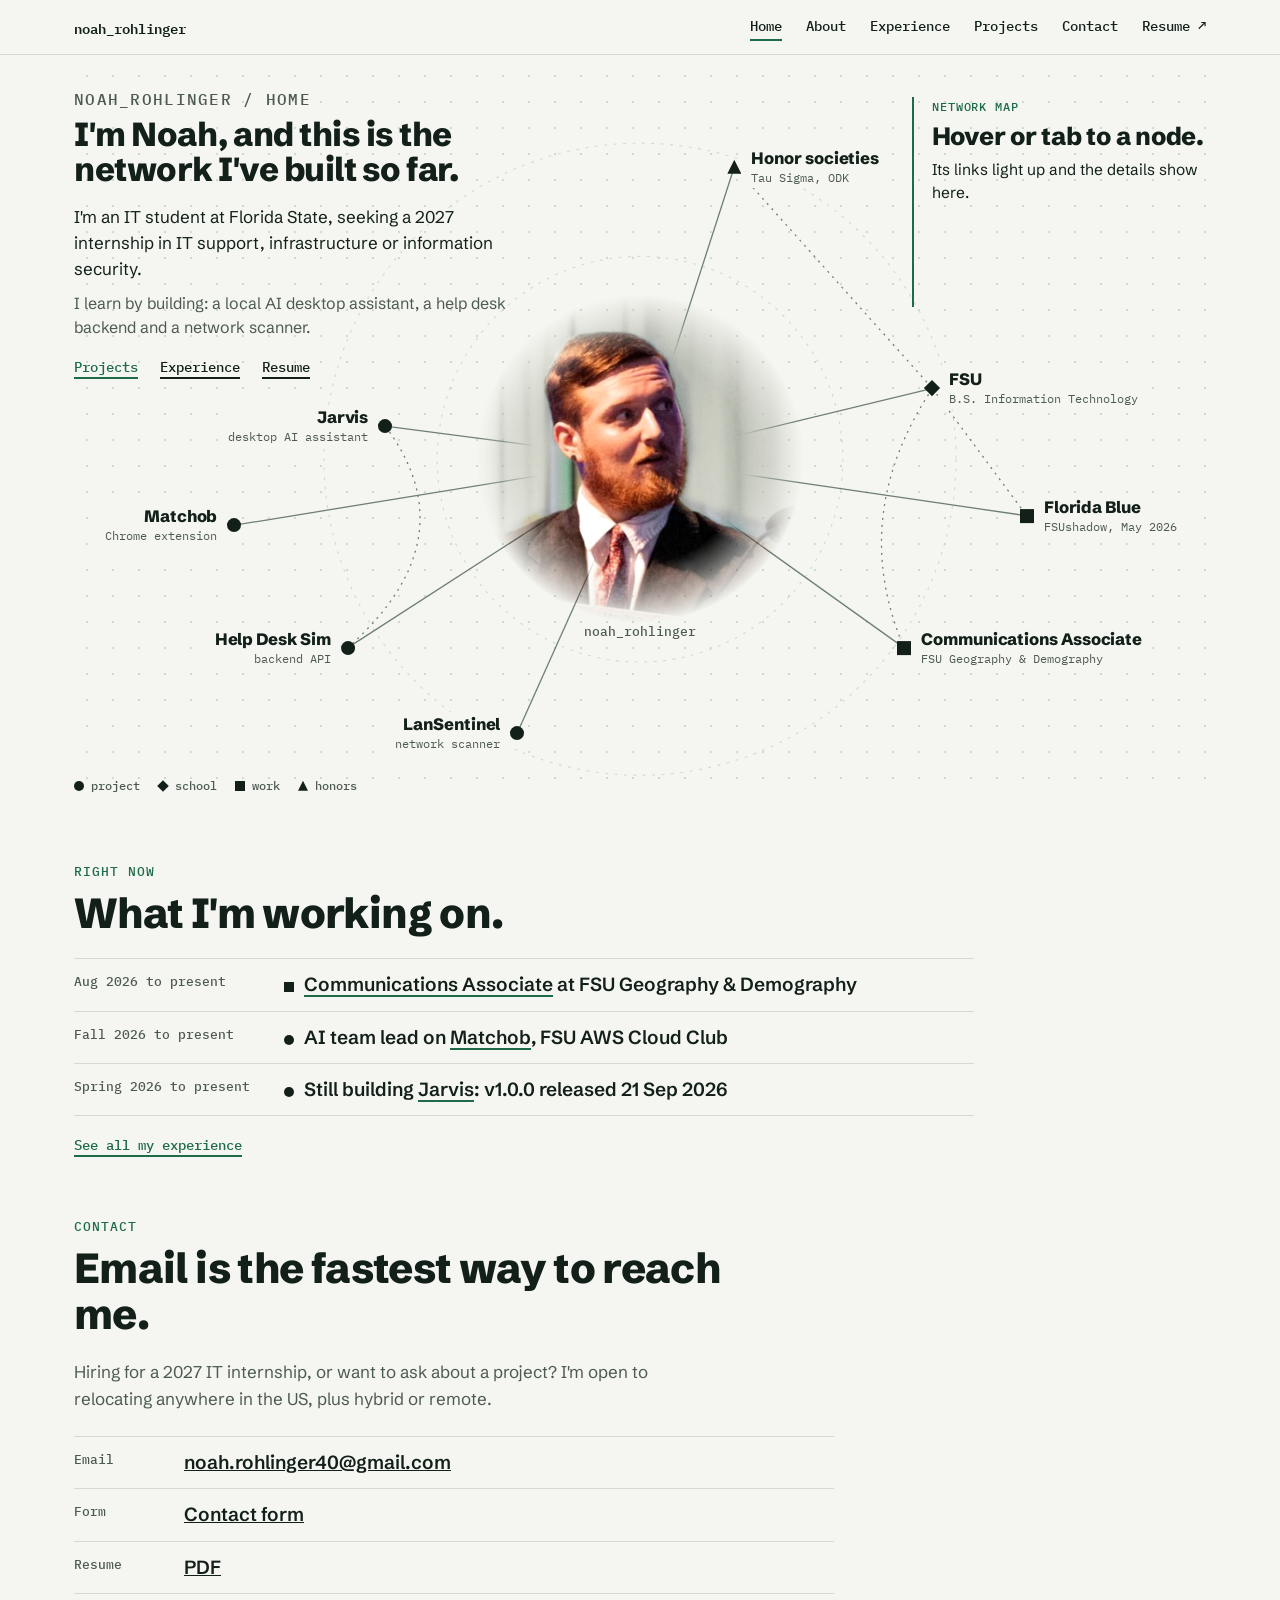
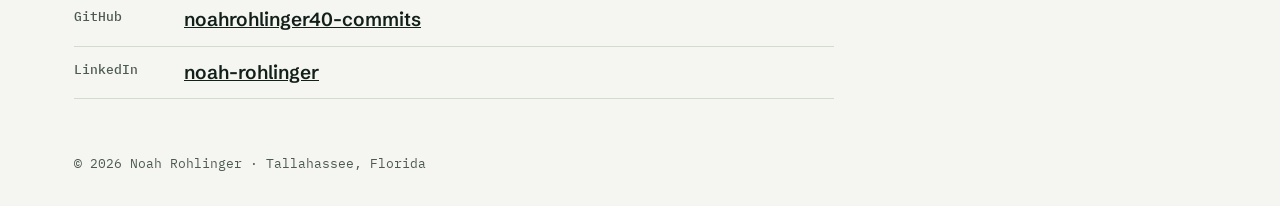
<file: index.html>
<!DOCTYPE html>
<html lang="en">
<head>
<meta charset="UTF-8">
<meta name="viewport" content="width=device-width, initial-scale=1">
<title>Noah Rohlinger | IT Portfolio</title>
<meta name="description" content="Florida State University Information Technology student (4.0 GPA, B.S. expected May 2027) with experience in network troubleshooting, backend API development, and IT service workflows. Seeking a 2027 internship in IT support, infrastructure, or information security.">
<link rel="canonical" href="https://noahrohling.netlify.app/">
<link rel="icon" href="favicon.ico" sizes="any">
<link rel="apple-touch-icon" href="apple-touch-icon.png">
<meta property="og:title" content="Noah Rohlinger | IT Portfolio">
<meta property="og:description" content="Florida State University Information Technology student (4.0 GPA, B.S. expected May 2027) with experience in network troubleshooting, backend API development, and IT service workflows. Seeking a 2027 internship in IT support, infrastructure, or information security.">
<meta property="og:type" content="website">
<meta property="og:url" content="https://noahrohling.netlify.app/">
<meta property="og:image" content="https://noahrohling.netlify.app/social-card.png">
<meta property="og:image:width" content="1200">
<meta property="og:image:height" content="630">
<meta name="twitter:card" content="summary_large_image">
<script>document.documentElement.className='js'</script>
<link rel="preconnect" href="https://fonts.googleapis.com"><link rel="preconnect" href="https://fonts.gstatic.com" crossorigin>
<link rel="stylesheet" href="https://fonts.googleapis.com/css2?family=Schibsted+Grotesk:wght@400;500;700;800&amp;family=IBM+Plex+Mono:wght@400;500;600&amp;display=swap">
<link rel="stylesheet" href="site.css">
<style>
/* ---------- stage: stacked by default (phone, no JS) ---------- */
.stage{background:radial-gradient(circle,var(--line) 1.2px,transparent 1.6px) 0 0/26px 26px;container-type:inline-size;display:flex;flex-direction:column;padding:34px 0 8px}
.intro{order:2;margin-top:22px}
.intro h1{font-size:clamp(30px,8vw,40px);line-height:1.06;margin-bottom:16px}
.intro p{margin:0 0 12px;color:var(--mute);max-width:34em}
.intro p.lead{color:var(--ink);font-size:18px}
.intro .go{margin-top:18px}
.core{order:1;margin:0 auto;--S:min(72cqw,270px);width:var(--S);text-align:center}
.ph{position:relative;width:var(--S);aspect-ratio:1;overflow:hidden;
 -webkit-mask-image:radial-gradient(circle closest-side,#000 64%,transparent 100%);mask-image:radial-gradient(circle closest-side,#000 64%,transparent 100%)}
.ph img{position:absolute;display:block;max-width:none;width:calc(var(--S)*2.05);height:auto;left:calc(var(--S)*-.97);top:calc(var(--S)*-.02);filter:var(--ph-filter)}
.core figcaption{margin-top:-6px;font:500 12.5px var(--mono);color:var(--mute)}
.map,.card,.legend,.node{display:none}
.list{order:3;margin-top:34px}
.list h2{font:500 12.5px var(--mono);letter-spacing:.08em;text-transform:uppercase;color:var(--acc);margin:30px 0 4px}
.list ul{list-style:none;margin:0;padding:0}
.list li{padding:16px 0;border-top:1px solid var(--line)}
.list li:last-child{border-bottom:1px solid var(--line)}
.list a{font-weight:800;font-size:21px;line-height:1.2;text-decoration:none;letter-spacing:-.01em}
.list a::after{content:" \2192";color:var(--acc);font-weight:500}
.list a:hover{color:var(--acc)}
.list .k{display:block;font:400 12.5px var(--mono);color:var(--mute);margin:2px 0 6px}
.list p{margin:0;color:var(--mute);font-size:16px}
.list .tags{margin-top:6px;font:400 12.5px var(--mono)}

/* ---------- desktop map ---------- */
@media (min-width:1100px){
 .js .stage{position:relative;display:block;aspect-ratio:1200/780;padding:0;margin-top:8px}
 .js .intro{position:absolute;left:0;top:26px;width:39%;margin:0;z-index:3}
 .js .intro h1{font-size:clamp(26px,2.6vw,34px)}
 .js .intro p{font-size:16px;margin-bottom:8px}.js .intro p.lead{font-size:17px}
 .js .core{position:absolute;left:50%;top:calc(420/7.8*1%);translate:-50% -50%;--S:min(29cqw,350px);margin:0;z-index:2}
 .js .core figcaption{position:absolute;left:50%;translate:-50% 0;top:100%;margin:0;white-space:nowrap}
 .js .list{display:none}
 .js .node{display:flex}
 .js .map{display:block;position:absolute;inset:0;width:100%;height:100%;z-index:1;overflow:visible}
 .js .legend{display:flex;gap:18px;position:absolute;left:0;bottom:6px;font:500 12px var(--mono);color:var(--mute);z-index:3}
 .js .card{display:block;position:absolute;right:0;top:34px;width:26%;min-height:210px;padding:2px 0 0 18px;border-left:2px solid var(--acc);z-index:3}
}
.legend .mk{margin-right:7px}
.map .ring{fill:none;stroke:var(--line);stroke-width:1.2;stroke-dasharray:3 7}
.map .lk{fill:none;stroke:var(--wire);stroke-width:1.3;vector-effect:non-scaling-stroke;transition:stroke .2s,opacity .2s}
.map .x{stroke-dasharray:2 5}
.has-on .lk{opacity:.3}.has-on .lk.on{opacity:1;stroke:var(--acc);stroke-width:2.4;stroke-dasharray:none}
.pkt{fill:var(--acc);opacity:0}.pkt.on{opacity:1}
.node{position:absolute;left:calc(var(--x)/12*1%);top:calc(var(--y)/7.8*1%);z-index:3;align-items:center;gap:0;
 translate:-7px -50%;text-decoration:none;padding:7px 0;line-height:1.2}
.node.l{flex-direction:row-reverse;translate:calc(-100% + 7px) -50%;text-align:right}
.node .m{width:14px;height:14px;transition:background .2s,scale .2s}
.node .tx{background:var(--bg);padding:3px 10px}
.node .t{display:block;font-weight:800;font-size:16.5px;letter-spacing:-.005em}
.node .k{display:block;font:400 11.5px var(--mono);color:var(--mute);margin-top:1px}
.node:hover .t,.node:focus-visible .t,.node.on .t{text-decoration:underline;text-decoration-color:var(--acc);text-decoration-thickness:2px;text-underline-offset:4px}
.node.on .m,.node.nb .m{background:var(--acc)}
.node.on .m{scale:1.35}
.node:focus-visible{outline:none}.node:focus-visible .m{outline:3px solid var(--acc);outline-offset:3px}
.card .ck{font:500 12px var(--mono);letter-spacing:.08em;text-transform:uppercase;color:var(--acc);margin:0 0 8px}
.card .ct{font-weight:800;font-size:25px;line-height:1.12;margin:0 0 8px;letter-spacing:-.01em}
.card .cd{margin:0 0 12px;color:var(--ink);font-size:15.5px;line-height:1.5}
.card .cl{margin:0;font:400 12px/1.5 var(--mono);color:var(--mute)}
.card .cl b{font-weight:600;color:var(--ink)}

/* ---------- right now + contact ---------- */
.now,.close{padding:64px 0 0}
.now h2,.close h2{font-size:clamp(28px,3.6vw,42px);line-height:1.08;margin-bottom:22px;max-width:16em}
.now .kv{--k:210px;max-width:900px}
.now dd a{text-decoration-color:var(--acc);text-decoration-thickness:2px;text-underline-offset:4px}
.now dd .mk{margin-right:10px}
.now .go{margin-top:20px}
.close p.ask{margin:0 0 24px;max-width:34em;color:var(--mute)}
@media(max-width:700px){.now .kv{--kp:104px}.now .kv dt{font-size:12.5px}}
@media (prefers-reduced-motion:reduce){.pkt{display:none}.map .lk,.node .m{transition:none}}
</style>
</head>
<body>
<a class="skip" href="#main">Skip to main content</a>
<header class="site"><div class="wrap bar"><a class="brand" href="index.html">noah_rohlinger</a>
<button class="menu" type="button" aria-expanded="false" aria-controls="nav">Menu</button>
<nav class="top" id="nav" aria-label="Primary"><a href="index.html" aria-current="page">Home</a><a href="about.html">About</a><a href="experience.html">Experience</a><a href="projects.html">Projects</a><a href="contact.html">Contact</a><a class="res" href="resume.pdf" target="_blank" rel="noopener noreferrer">Resume</a></nav></div></header>
<main id="main">
<div class="wrap">
<div class="stage" id="stage">
 <div class="intro"><p class="lbl">noah_rohlinger / home</p>
  <h1>I'm Noah, and this is the network I've built so far.</h1>
  <p class="lead">I'm an IT student at Florida State, seeking a 2027 internship in IT support, infrastructure or information security.</p>
  <p>I learn by building: a local AI desktop assistant, a help desk backend and a network scanner.</p>
  <div class="go"><a href="projects.html">Projects</a><a href="experience.html">Experience</a><a href="resume.pdf" target="_blank" rel="noopener noreferrer">Resume</a></div></div>

 <figure class="core"><div class="ph"><img src="photos/noah-podium-natural.jpg" width="1444" height="1050" alt="Noah Rohlinger speaking at a podium, laptop covered in stickers" fetchpriority="high"></div><figcaption>noah_rohlinger</figcaption></figure>

 <svg class="map" id="wires" viewBox="0 0 1200 780" aria-hidden="true" focusable="false">
  <circle class="ring" cx="600" cy="420" r="215"/><circle class="ring" cx="600" cy="420" r="335"/>
  <g>
   <path class="lk" id="w-jarvis" data-e="core jarvis" d="M600 420L330 385"/>
   <path class="lk" id="w-matchob" data-e="core matchob" d="M600 420L170 490"/>
   <path class="lk" id="w-hds" data-e="core hds" d="M600 420L290 620"/>
   <path class="lk" id="w-lan" data-e="core lan" d="M600 420L470 710"/>
   <path class="lk" id="w-honors" data-e="core honors" d="M600 420L700 110"/>
   <path class="lk" id="w-fsu" data-e="core fsu" d="M600 420L910 345"/>
   <path class="lk" id="w-fb" data-e="core fb" d="M600 420L1010 480"/>
   <path class="lk" id="w-comms" data-e="core comms" d="M600 420L880 620"/>
   <path class="lk x" id="w-jh" data-e="jarvis hds" d="M330 385Q420 505 290 620"/>
   <path class="lk x" id="w-ffb" data-e="fsu fb" d="M910 345L1010 480"/>
   <path class="lk x" id="w-fc" data-e="fsu comms" d="M910 345Q820 480 880 620"/>
   <path class="lk x" id="w-hf" data-e="honors fsu" d="M700 110L910 345"/>
  </g>
 </svg>

 <a class="node l" data-id="jarvis" href="jarvis.html" style="--x:330;--y:385"><span class="m mk mk-p"></span><span class="tx"><span class="t">Jarvis</span><span class="k">desktop AI assistant</span></span></a>
 <a class="node l" data-id="matchob" href="matchob.html" style="--x:170;--y:490"><span class="m mk mk-p"></span><span class="tx"><span class="t">Matchob</span><span class="k">Chrome extension</span></span></a>
 <a class="node l" data-id="hds" href="helpdesk-sim.html" style="--x:290;--y:620"><span class="m mk mk-p"></span><span class="tx"><span class="t">Help Desk Sim</span><span class="k">backend API</span></span></a>
 <a class="node l" data-id="lan" href="lansentinel.html" style="--x:470;--y:710"><span class="m mk mk-p"></span><span class="tx"><span class="t">LanSentinel</span><span class="k">network scanner</span></span></a>
 <a class="node r" data-id="honors" href="about.html#honors" style="--x:700;--y:110"><span class="m mk mk-h"></span><span class="tx"><span class="t">Honor societies</span><span class="k">Tau Sigma, ODK</span></span></a>
 <a class="node r" data-id="fsu" href="about.html#fsu" style="--x:910;--y:345"><span class="m mk mk-s"></span><span class="tx"><span class="t">FSU</span><span class="k">B.S. Information Technology</span></span></a>
 <a class="node r" data-id="fb" href="experience.html#florida-blue" style="--x:1010;--y:480"><span class="m mk mk-w"></span><span class="tx"><span class="t">Florida Blue</span><span class="k">FSUshadow, May 2026</span></span></a>
 <a class="node r" data-id="comms" href="experience.html#communications-associate" style="--x:880;--y:620"><span class="m mk mk-w"></span><span class="tx"><span class="t">Communications Associate</span><span class="k">FSU Geography &amp; Demography</span></span></a>

 <div class="card" id="card" aria-live="polite"><p class="ck">Network map</p><p class="ct">Hover or tab to a node.</p><p class="cd">Its links light up and the details show here.</p></div>
 <div class="legend" aria-hidden="true"><span><i class="mk mk-p"></i>project</span><span><i class="mk mk-s"></i>school</span><span><i class="mk mk-w"></i>work</span><span><i class="mk mk-h"></i>honors</span></div>

 <div class="list" id="list">
  <h2>Projects</h2><ul>
  <li id="li-jarvis"><a href="jarvis.html">Jarvis</a><span class="k">Desktop AI assistant, v1.0.0</span><p>A local Windows assistant I keep building on: wake word, speech recognition, memory, reminders and desktop automation in one system. 67 tools, about 50,900 lines of C#.</p><p class="tags">C# · .NET 8 · LM Studio</p></li>
  <li id="li-matchob"><a href="matchob.html">Matchob</a><span class="k">Chrome extension, AI team lead, Fall 2026 to present</span><p>A team-built Chrome extension that tailors a resume to a job posting. I lead the AI team, which matches each requirement to the resume and checks that every suggestion stays true to it.</p><p class="tags">Python · Amazon Bedrock · TypeScript</p></li>
  <li id="li-hds"><a href="helpdesk-sim.html">Help Desk Sim</a><span class="k">Backend API, 2026</span><p>Ticket workflows, SLA timers that skip nights and weekends, staff sign-in and a full audit trail.</p><p class="tags">ASP.NET Core · C# · .NET 8</p></li>
  <li id="li-lan"><a href="lansentinel.html">LanSentinel</a><span class="k">Network scanner, 2026</span><p>Scans a local subnet and reports each device's IP address, hostname, online status and response time.</p><p class="tags">Java · Networking APIs · Subnet scanning</p></li></ul>
  <h2>School</h2><ul>
  <li id="li-fsu"><a href="about.html#fsu">Florida State University</a><span class="k">B.S. Information Technology</span><p>4.0 GPA, President's List in Spring 2026, expected May 2027. Before that, an A.A. in Information Technology at Tallahassee State College.</p></li></ul>
  <h2>Work</h2><ul>
  <li id="li-fb"><a href="experience.html#florida-blue">Florida Blue, FSUshadow</a><span class="k">Information Security Engineering, May 2026</span><p>A full day with the infosec team, chosen through FSU's competitive job-shadow program.</p></li>
  <li id="li-comms"><a href="experience.html#communications-associate">Communications Associate</a><span class="k">FSU Geography &amp; Demography, Aug 2026 to present</span><p>I rebuilt the departmental databases, edit both WordPress sites and own spotlights, event graphics and social media.</p></li></ul>
  <h2>Honors</h2><ul>
  <li id="li-honors"><a href="about.html#honors">Honor societies</a><span class="k">Tau Sigma, Omicron Delta Kappa</span><p>Lifetime member of Tau Sigma at FSU, inducted October 2026, and a member of Omicron Delta Kappa's FSU Circle, inducted Fall 2026.</p></li></ul>
 </div>
</div>

<section class="now" aria-labelledby="now-h"><p class="lbl">Right now</p><h2 id="now-h">What I'm working on.</h2>
<dl class="kv">
 <dt>Aug 2026 to present</dt><dd><span class="mk mk-w"></span><a href="experience.html#communications-associate">Communications Associate</a> at FSU Geography &amp; Demography</dd>
 <dt>Fall 2026 to present</dt><dd><span class="mk mk-p"></span>AI team lead on <a href="matchob.html">Matchob</a>, FSU AWS Cloud Club</dd>
 <dt>Spring 2026 to present</dt><dd><span class="mk mk-p"></span>Still building <a href="jarvis.html">Jarvis</a>: v1.0.0 released 21 Sep 2026</dd>
</dl>
<div class="go"><a href="experience.html">See all my experience</a></div></section>

<section class="close" aria-labelledby="contact-h"><p class="lbl">Contact</p><h2 id="contact-h">Email is the fastest way to reach me.</h2>
<p class="ask">Hiring for a 2027 IT internship, or want to ask about a project? I'm open to relocating anywhere in the US, plus hybrid or remote.</p>
<dl class="kv"><dt>Email</dt><dd><a href="mailto:noah.rohlinger40@gmail.com">noah.rohlinger40@gmail.com</a></dd>
<dt>Form</dt><dd><a href="contact.html">Contact form</a></dd>
<dt>Resume</dt><dd><a href="resume.pdf" target="_blank" rel="noopener noreferrer">PDF</a></dd>
<dt>GitHub</dt><dd><a href="https://github.com/noahrohlinger40-commits" target="_blank" rel="noopener noreferrer">noahrohlinger40-commits</a></dd>
<dt>LinkedIn</dt><dd><a href="https://www.linkedin.com/in/noah-rohlinger" target="_blank" rel="noopener noreferrer">noah-rohlinger</a></dd></dl></section>
</div>
</main>
<footer class="site"><div class="wrap"><span>&copy; 2026 Noah Rohlinger &middot; Tallahassee, Florida</span></div></footer>
<script>
var b=document.querySelector('.menu'),n=document.getElementById('nav');
b.onclick=function(){b.setAttribute('aria-expanded',n.classList.toggle('open'))};
addEventListener('keydown',function(e){if(e.key=='Escape'&&n.classList.contains('open')){n.classList.remove('open');b.setAttribute('aria-expanded','false');b.focus()}});
// Network map: nodes are real links; hover or focus lights their wires and fills the detail card from the list below (one copy of each fact).
(function(){
 var st=document.getElementById('stage'),card=document.getElementById('card'),svg=document.getElementById('wires');
 var nodes=[].slice.call(st.querySelectorAll('.node')),wires=[].slice.call(svg.querySelectorAll('.lk')),by={};
 nodes.forEach(function(a){by[a.dataset.id]=a});
 var idle=card.innerHTML,ns='http://www.w3.org/2000/svg';
 function name(id){return id=='core'?'me':by[id].querySelector('.t').textContent}
 function show(id){
  var nb={};st.classList.add('has-on');
  wires.forEach(function(w){var e=w.dataset.e.split(' '),hit=e.indexOf(id)>-1;w.classList.toggle('on',hit);if(w._p)w._p.classList.toggle('on',hit);if(hit)e.forEach(function(x){if(x!=id)nb[x]=1})});
  nodes.forEach(function(a){a.classList.toggle('on',a.dataset.id==id);a.classList.toggle('nb',!!nb[a.dataset.id])});
  var li=document.getElementById('li-'+id),a=by[id];
  card.innerHTML='';
  function add(tag,cls,txt){var el=document.createElement(tag);el.className=cls;el.textContent=txt;card.appendChild(el);return el}
  add('p','ck',a.querySelector('.k').textContent);add('p','ct',a.querySelector('.t').textContent);
  add('p','cd',li.querySelector('p').textContent);
  var cl=add('p','cl','Linked to: ');var bb=document.createElement('b');bb.textContent=Object.keys(nb).map(name).join(', ');cl.appendChild(bb);
 }
 function clear(){st.classList.remove('has-on');wires.forEach(function(w){w.classList.remove('on');if(w._p)w._p.classList.remove('on')});nodes.forEach(function(a){a.classList.remove('on','nb')});card.innerHTML=idle}
 nodes.forEach(function(a){var id=a.dataset.id;
  a.addEventListener('mouseenter',function(){show(id)});a.addEventListener('focus',function(){show(id)});
  a.addEventListener('mouseleave',clear);a.addEventListener('blur',clear)});
 // packets: one dot per wire, only visible while its wire is lit; skipped when the visitor prefers reduced motion
 if(!matchMedia('(prefers-reduced-motion:reduce)').matches)wires.forEach(function(w,i){
  var c=document.createElementNS(ns,'circle');c.setAttribute('r','4.5');c.setAttribute('class','pkt');
  var m=document.createElementNS(ns,'animateMotion');m.setAttribute('dur',(3+i%4*.6)+'s');m.setAttribute('repeatCount','indefinite');
  var mp=document.createElementNS(ns,'mpath');mp.setAttributeNS('http://www.w3.org/1999/xlink','href','#'+w.id);mp.setAttribute('href','#'+w.id);
  m.appendChild(mp);c.appendChild(m);svg.appendChild(c);w._p=c});
})();
</script>
</body>
</html>
</file>
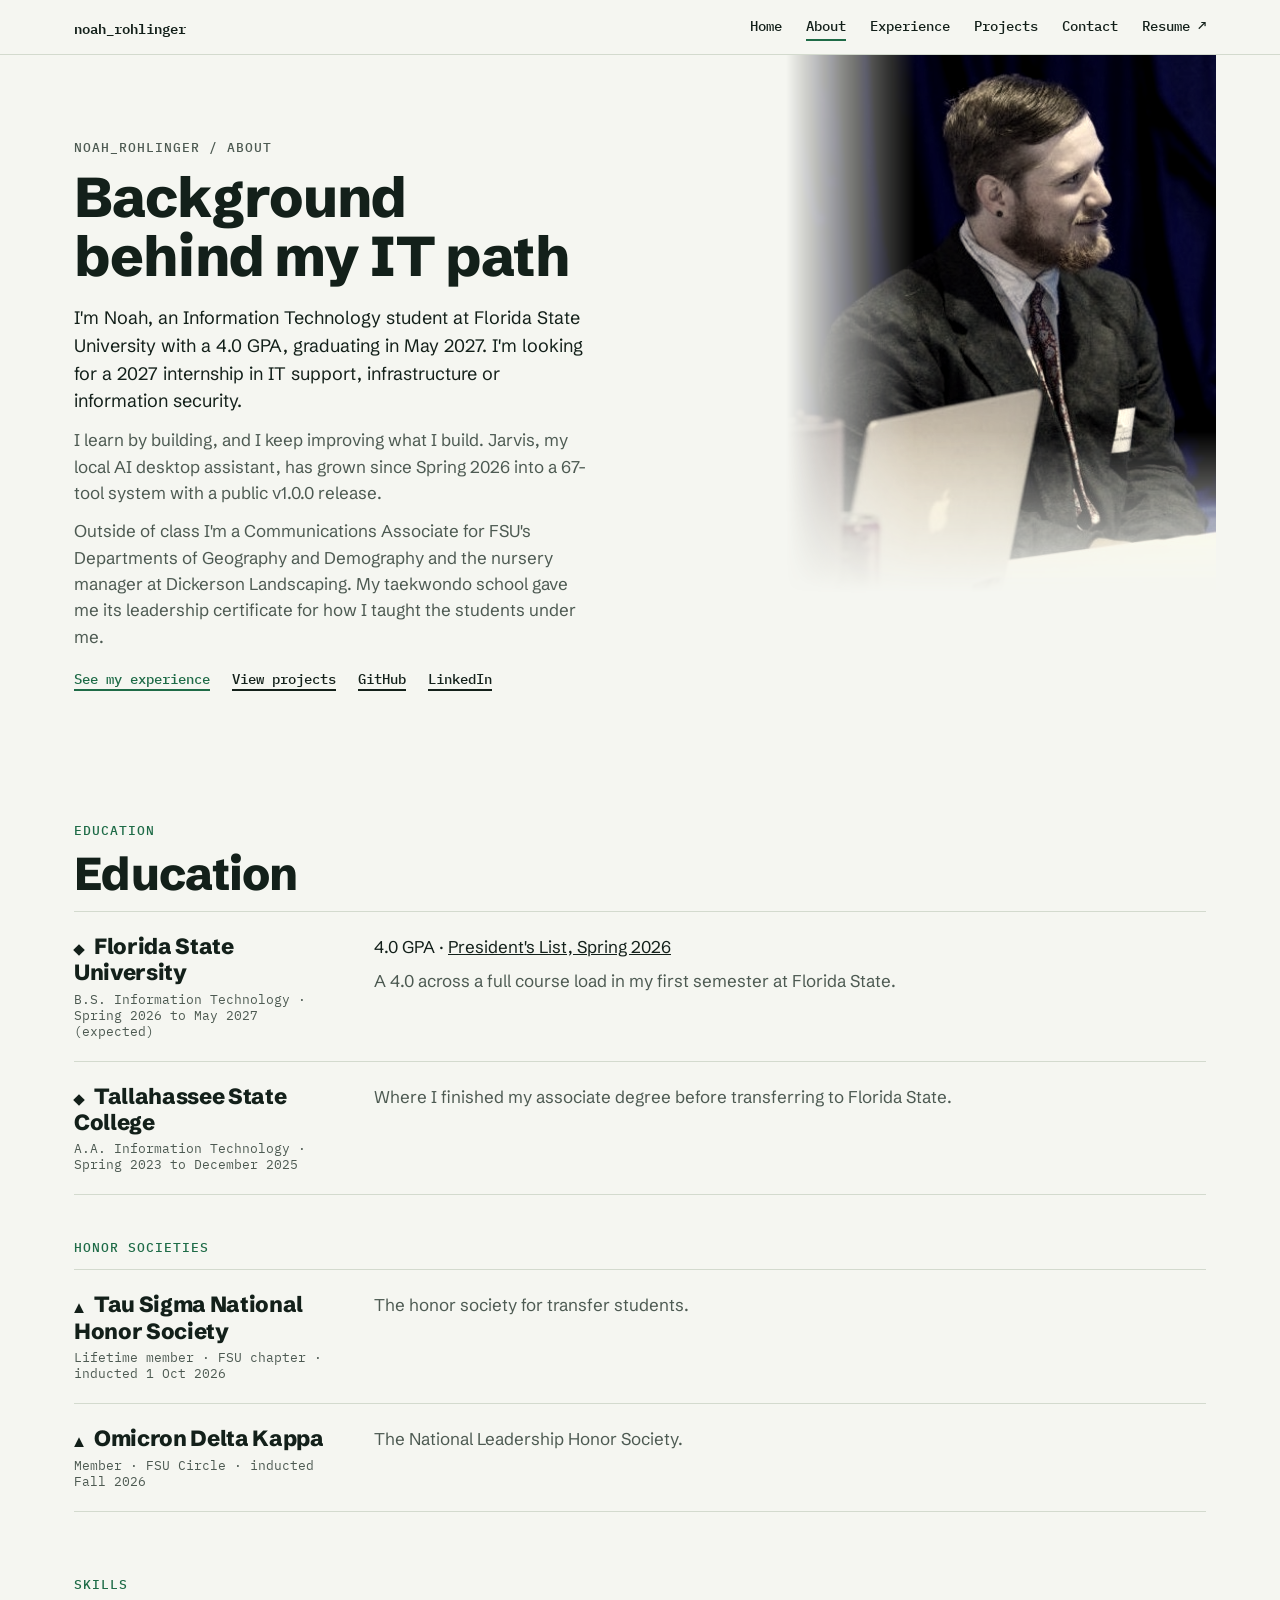
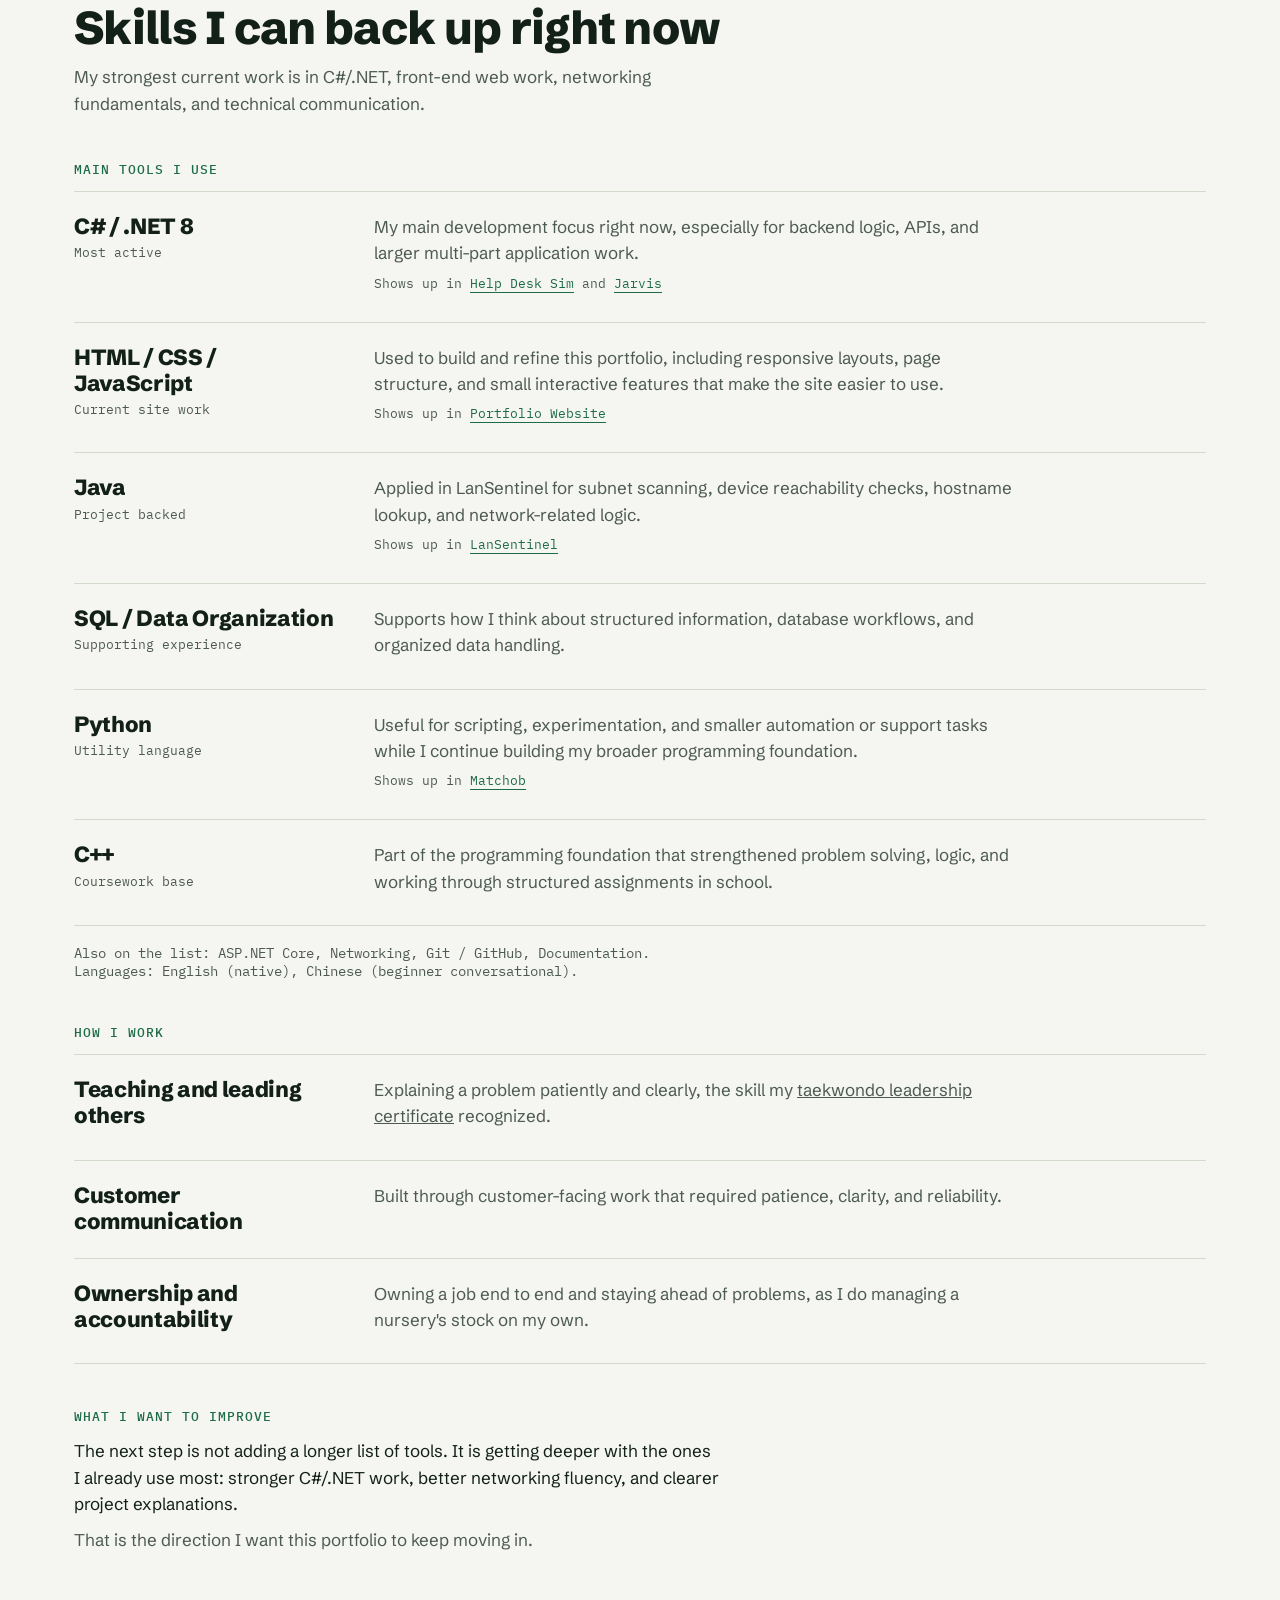
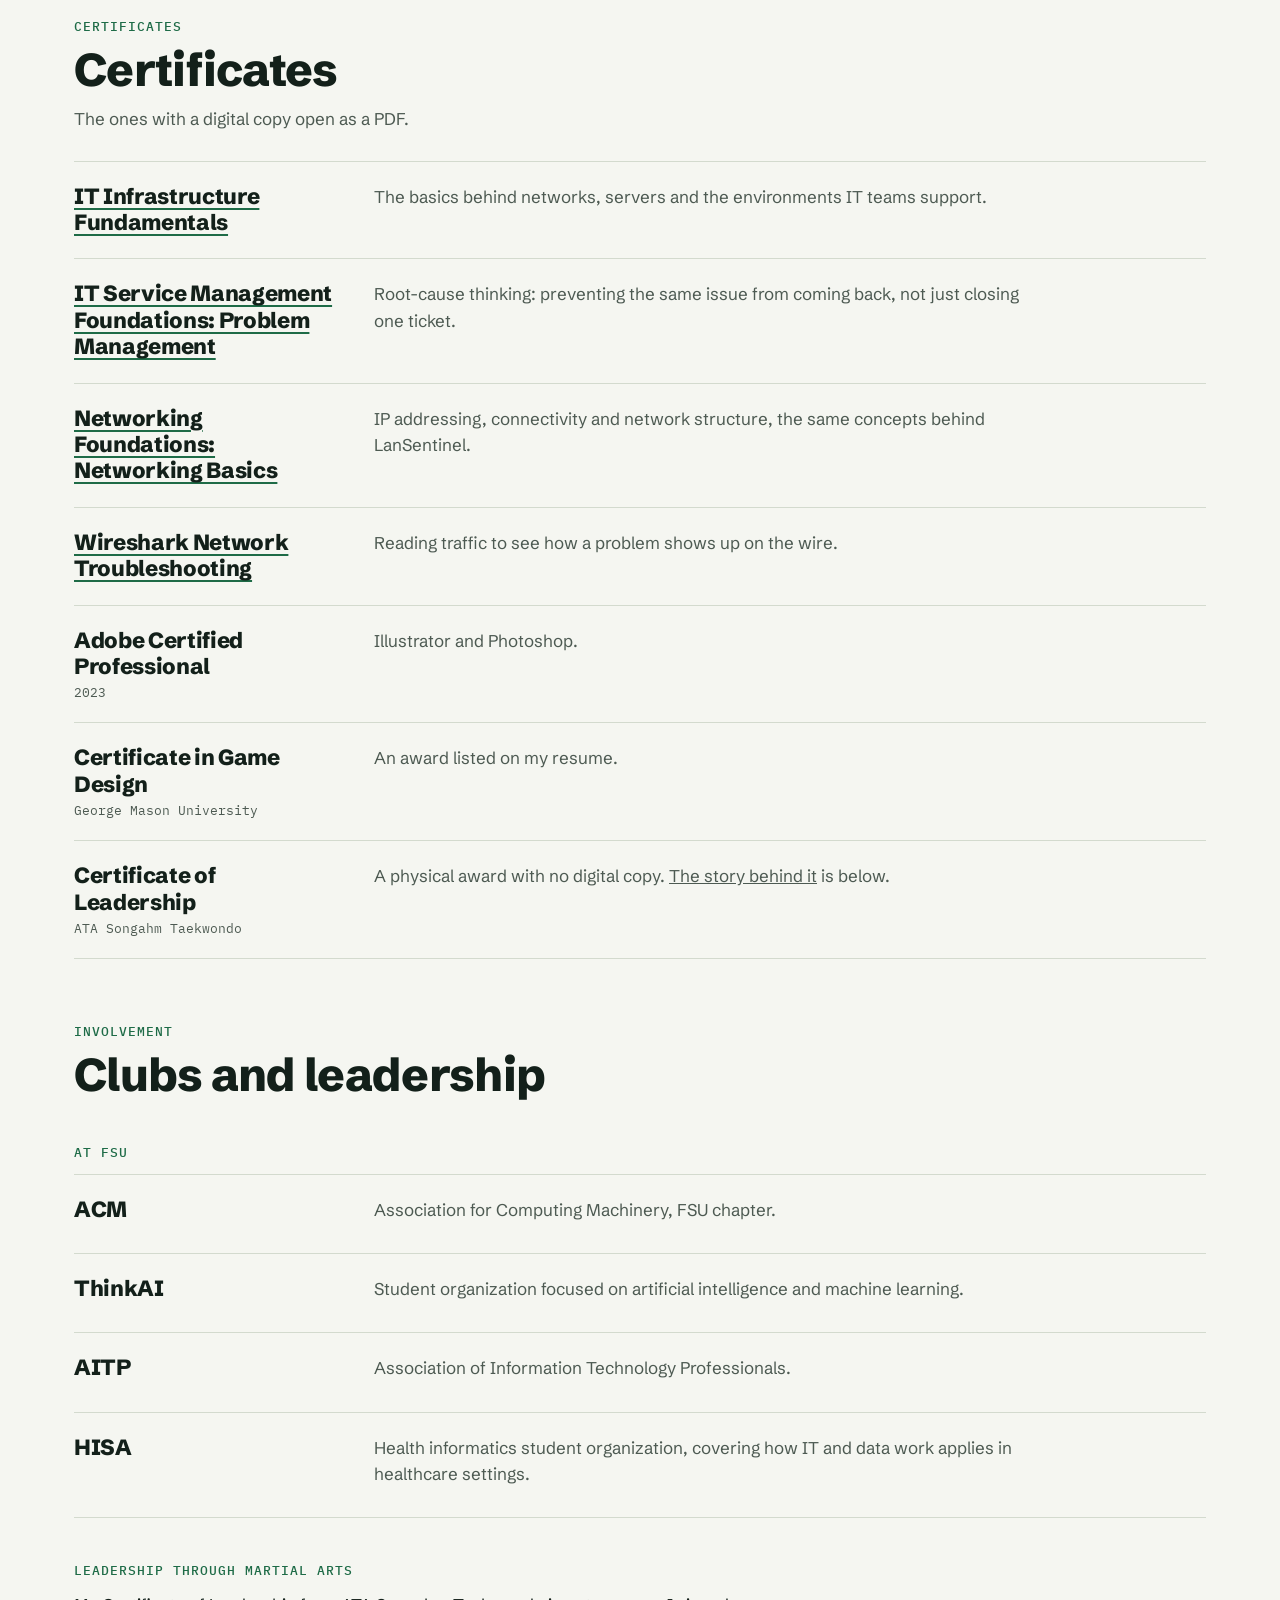
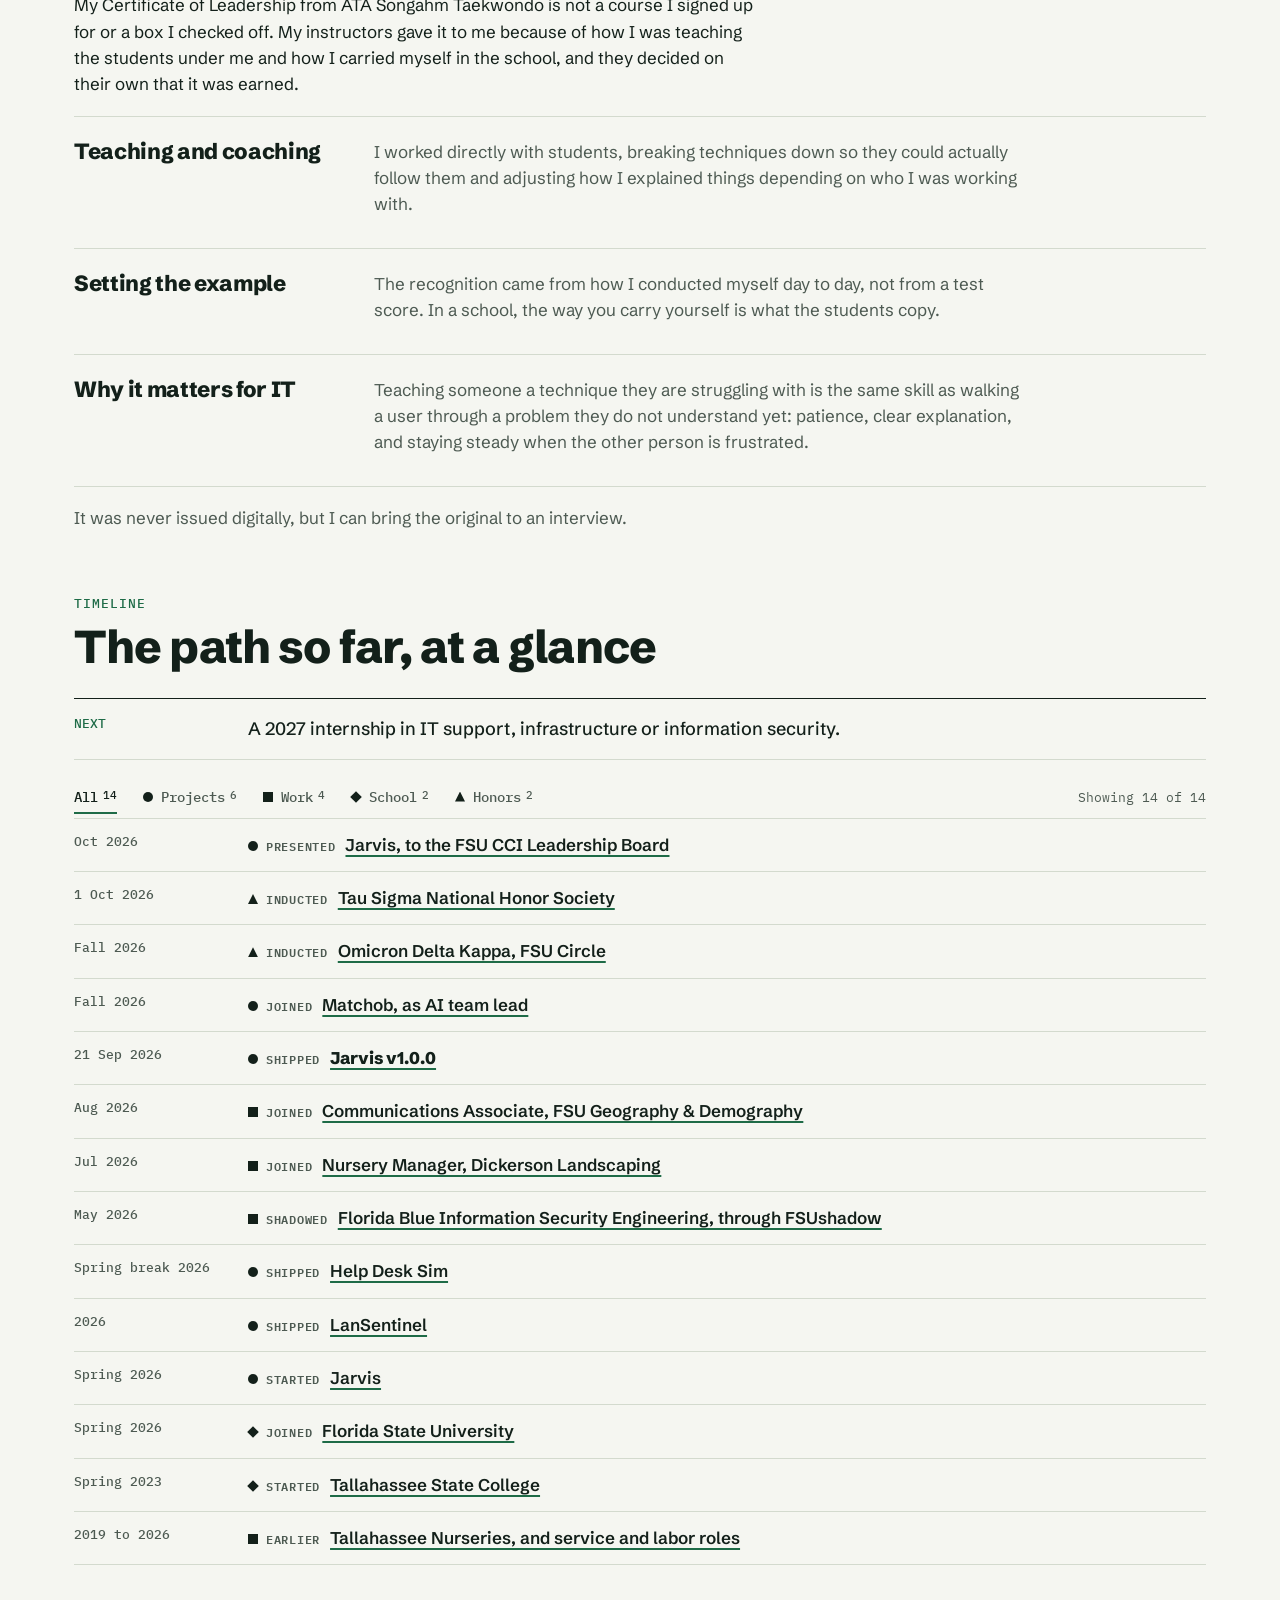
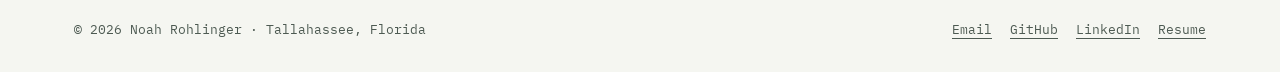
<file: about.html>
<!DOCTYPE html>
<html lang="en">
<head>
<meta charset="UTF-8">
<meta name="viewport" content="width=device-width, initial-scale=1">
<title>Noah Rohlinger | About</title>
<meta name="description" content="About Noah Rohlinger: Florida State University Information Technology student with a 4.0 GPA, his skills, certificates, honor societies and clubs, and a timeline of his path so far.">
<link rel="canonical" href="https://noahrohling.netlify.app/about.html">
<link rel="icon" href="favicon.ico" sizes="any">
<link rel="apple-touch-icon" href="apple-touch-icon.png">
<meta property="og:title" content="Noah Rohlinger | About">
<meta property="og:description" content="About Noah Rohlinger: Florida State University Information Technology student with a 4.0 GPA, his skills, certificates, honor societies and clubs, and a timeline of his path so far.">
<meta property="og:type" content="website">
<meta property="og:url" content="https://noahrohling.netlify.app/about.html">
<meta property="og:image" content="https://noahrohling.netlify.app/social-card.png">
<meta property="og:image:width" content="1200">
<meta property="og:image:height" content="630">
<meta name="twitter:card" content="summary_large_image">
<script>document.documentElement.className='js'</script>
<link rel="preconnect" href="https://fonts.googleapis.com"><link rel="preconnect" href="https://fonts.gstatic.com" crossorigin>
<link rel="stylesheet" href="https://fonts.googleapis.com/css2?family=Schibsted+Grotesk:wght@400;500;700;800&amp;family=IBM+Plex+Mono:wght@400;500;600&amp;display=swap">
<link rel="stylesheet" href="site.css">
<style>
/* ---------- intro: photo on the right, fading toward the text and into the section below ---------- */
.hero{position:relative;overflow:hidden}
.hero .photo{height:300px;
 -webkit-mask-image:linear-gradient(to bottom,#000 0,#000 60%,transparent 100%);mask-image:linear-gradient(to bottom,#000 0,#000 60%,transparent 100%)}
.hero .photo img{height:100%;object-fit:cover;object-position:50% 8%;filter:var(--ph-filter-event)}
.intro{padding:6px 0 40px}
.intro h1{font-size:clamp(34px,9vw,44px);line-height:1.06;margin-bottom:18px}
.intro p{margin:0 0 12px;max-width:32em;color:var(--mute)}
.intro p.lead{color:var(--ink);font-size:18px}
.intro .go{margin-top:20px}
@media(min-width:900px){
 .hero{min-height:500px}
 .hero .photo{position:absolute;right:5vw;top:0;height:auto;aspect-ratio:4/5;width:min(34vw,430px);
  -webkit-mask-image:linear-gradient(to right,transparent 0,#000 30%),linear-gradient(to bottom,#000 0,#000 70%,transparent 100%);-webkit-mask-composite:source-in;
  mask-image:linear-gradient(to right,transparent 0,#000 30%),linear-gradient(to bottom,#000 0,#000 70%,transparent 100%);mask-composite:intersect}
 .hero .photo img{height:100%;object-position:50% 30%}
 .hero .wrap{position:relative}
 .intro{width:min(46%,520px);padding:84px 0 70px}
 .intro h1{font-size:clamp(40px,4.4vw,56px)}
}
.rows>li,.ent{scroll-margin-top:20px}
.rows h3 .mk{margin-right:10px}

/* ---------- skills ---------- */
.uses{font:400 13px var(--mono);color:var(--mute)}
.uses a{color:var(--acc);text-underline-offset:4px}
.also{font:400 14px var(--mono);color:var(--mute);margin:18px 0 0}

/* ---------- timeline: one line per entry ---------- */
.unrel{display:grid;gap:4px 24px;padding:16px 0;border-top:1px solid var(--ink);border-bottom:1px solid var(--line);margin-top:26px}
.unrel .when{font:500 13px var(--mono);color:var(--acc)}
.unrel p{margin:0;font-size:18px;font-weight:500;max-width:34em}
.filters{display:none;gap:4px 26px;flex-wrap:wrap;align-items:baseline;margin:22px 0 4px;font:500 14px var(--mono)}
.js .filters{display:flex}
.filters button{background:none;border:0;border-bottom:2px solid transparent;padding:6px 0;font:inherit;color:var(--mute);cursor:pointer;display:inline-flex;align-items:center;gap:8px}
.filters button sup{font-size:10.5px;vertical-align:top;position:relative;top:-2px;margin-left:-3px}
.filters button:hover{color:var(--ink)}
.filters button[aria-pressed=true]{color:var(--ink);border-bottom-color:var(--acc)}
.filters .st{margin-left:auto;font-weight:400;font-size:12.5px;color:var(--mute)}
.tl{list-style:none;margin:0;padding:0}
.ent{display:grid;gap:2px 24px;padding:13px 0;border-top:1px solid var(--line)}
.ent[hidden]{display:none}
.ent:last-child{border-bottom:1px solid var(--line)}
.ent .when{font:500 13px/1.6 var(--mono);color:var(--mute)}
.ent .ty{display:inline-flex;align-items:center;gap:8px;font:600 12px var(--mono);letter-spacing:.06em;text-transform:uppercase;margin-right:10px;color:var(--mute)}
.ent .t{font-size:17px;font-weight:600}
.ent a.t{text-decoration-color:var(--acc);text-decoration-thickness:2px;text-underline-offset:4px}
.ent a.t:hover{color:var(--acc)}
.ent.big .t{font-weight:800}
@media(min-width:900px){.ent,.unrel{grid-template-columns:150px minmax(0,1fr)}}
@media(max-width:700px){.filters .st{margin-left:0;flex-basis:100%}}
</style>
</head>
<body>
<a class="skip" href="#main">Skip to main content</a>
<header class="site"><div class="wrap bar"><a class="brand" href="index.html">noah_rohlinger</a>
<button class="menu" type="button" aria-expanded="false" aria-controls="nav">Menu</button>
<nav class="top" id="nav" aria-label="Primary"><a href="index.html">Home</a><a href="about.html" aria-current="page">About</a><a href="experience.html">Experience</a><a href="projects.html">Projects</a><a href="contact.html">Contact</a><a class="res" href="resume.pdf" target="_blank" rel="noopener noreferrer">Resume</a></nav></div></header>
<main id="main">

<div class="hero">
 <!-- one photo on this page: Noah at the CCI Leadership Board table (stand-in until new photos) -->
 <figure class="photo"><img src="photos/noah-cci-table.jpg" width="420" height="525" alt="Noah Rohlinger smiling at a table during the CCI Leadership Board event" fetchpriority="high"></figure>
 <div class="wrap"><div class="intro">
  <p class="lbl">noah_rohlinger / about</p>
  <h1>Background behind my IT path</h1>
  <p class="lead">I'm Noah, an Information Technology student at Florida State University with a 4.0 GPA, graduating in May 2027. I'm looking for a 2027 internship in IT support, infrastructure or information security.</p>
  <p>I learn by building, and I keep improving what I build. Jarvis, my local AI desktop assistant, has grown since Spring 2026 into a 67-tool system with a public v1.0.0 release.</p>
  <p>Outside of class I'm a Communications Associate for FSU's Departments of Geography and Demography and the nursery manager at Dickerson Landscaping. My taekwondo school gave me its leadership certificate for how I taught the students under me.</p>
  <div class="go"><a href="experience.html">See my experience</a><a href="projects.html">View projects</a><a href="https://github.com/noahrohlinger40-commits" target="_blank" rel="noopener noreferrer">GitHub</a><a href="https://www.linkedin.com/in/noah-rohlinger" target="_blank" rel="noopener noreferrer">LinkedIn</a></div>
 </div></div>
</div>

<!-- ============ education ============ -->
<section class="sec" id="education" aria-labelledby="edu-h"><div class="wrap">
 <p class="lbl">Education</p>
 <h2 id="edu-h">Education</h2>
 <ul class="rows">
  <li id="fsu"><div><h3><span class="mk mk-s"></span>Florida State University</h3><p class="kind">B.S. Information Technology · Spring 2026 to May 2027 (expected)</p></div><div><p class="ink">4.0 GPA · <a href="certifications/CeD.26L1-R1BB-NMRY.pdf" target="_blank" rel="noopener noreferrer">President's List, Spring 2026</a></p><p>A 4.0 across a full course load in my first semester at Florida State.</p></div></li>
  <li id="tsc"><div><h3><span class="mk mk-s"></span>Tallahassee State College</h3><p class="kind">A.A. Information Technology · Spring 2023 to December 2025</p></div><div><p>Where I finished my associate degree before transferring to Florida State.</p></div></li>
 </ul>
 <h3 class="sub" id="honors">Honor societies</h3>
 <ul class="rows">
  <li id="tau-sigma"><div><h3><span class="mk mk-h"></span>Tau Sigma National Honor Society</h3><p class="kind">Lifetime member · FSU chapter · inducted 1 Oct 2026</p></div><p>The honor society for transfer students.</p></li>
  <li id="odk"><div><h3><span class="mk mk-h"></span>Omicron Delta Kappa</h3><p class="kind">Member · FSU Circle · inducted Fall 2026</p></div><p>The National Leadership Honor Society.</p></li>
 </ul>
</div></section>

<!-- ============ skills ============ -->
<section class="sec" id="skills" aria-labelledby="skills-h"><div class="wrap">
 <p class="lbl">Skills</p>
 <h2 id="skills-h">Skills I can back up right now</h2>
 <p class="deck">My strongest current work is in C#/.NET, front-end web work, networking fundamentals, and technical communication.</p>
 <h3 class="sub">Main tools I use</h3>
 <ul class="rows">
  <li><div><h3>C# / .NET 8</h3><p class="kind">Most active</p></div><div><p>My main development focus right now, especially for backend logic, APIs, and larger multi-part application work.</p><p class="uses">Shows up in <a href="helpdesk-sim.html">Help Desk Sim</a> and <a href="jarvis.html">Jarvis</a></p></div></li>
  <li><div><h3>HTML / CSS / JavaScript</h3><p class="kind">Current site work</p></div><div><p>Used to build and refine this portfolio, including responsive layouts, page structure, and small interactive features that make the site easier to use.</p><p class="uses">Shows up in <a href="portfolio-website.html">Portfolio Website</a></p></div></li>
  <li><div><h3>Java</h3><p class="kind">Project backed</p></div><div><p>Applied in LanSentinel for subnet scanning, device reachability checks, hostname lookup, and network-related logic.</p><p class="uses">Shows up in <a href="lansentinel.html">LanSentinel</a></p></div></li>
  <li><div><h3>SQL / Data Organization</h3><p class="kind">Supporting experience</p></div><div><p>Supports how I think about structured information, database workflows, and organized data handling.</p></div></li>
  <li><div><h3>Python</h3><p class="kind">Utility language</p></div><div><p>Useful for scripting, experimentation, and smaller automation or support tasks while I continue building my broader programming foundation.</p><p class="uses">Shows up in <a href="matchob.html">Matchob</a></p></div></li>
  <li><div><h3>C++</h3><p class="kind">Coursework base</p></div><div><p>Part of the programming foundation that strengthened problem solving, logic, and working through structured assignments in school.</p></div></li>
 </ul>
 <p class="also">Also on the list: ASP.NET Core, Networking, Git / GitHub, Documentation.<br>Languages: English (native), Chinese (beginner conversational).</p>

 <h3 class="sub">How I work</h3>
 <ul class="rows">
  <li><h3>Teaching and leading others</h3><p>Explaining a problem patiently and clearly, the skill my <a href="#taekwondo">taekwondo leadership certificate</a> recognized.</p></li>
  <li><h3>Customer communication</h3><p>Built through customer-facing work that required patience, clarity, and reliability.</p></li>
  <li><h3>Ownership and accountability</h3><p>Owning a job end to end and staying ahead of problems, as I do managing a nursery's stock on my own.</p></li>
 </ul>

 <h3 class="sub">What I want to improve</h3>
 <p style="max-width:38em;margin:0 0 10px">The next step is not adding a longer list of tools. It is getting deeper with the ones I already use most: stronger C#/.NET work, better networking fluency, and clearer project explanations.</p>
 <p style="max-width:38em;margin:0;color:var(--mute)">That is the direction I want this portfolio to keep moving in.</p>
</div></section>

<!-- ============ certificates ============ -->
<section class="sec" id="certificates" aria-labelledby="cert-h"><div class="wrap">
 <p class="lbl">Certificates</p>
 <h2 id="cert-h">Certificates</h2>
 <p class="deck">The ones with a digital copy open as a PDF.</p>
 <ul class="rows">
  <li><div><h3><a href="certifications/it-infrastructure-fundamentals.pdf" target="_blank" rel="noopener noreferrer">IT Infrastructure Fundamentals</a></h3></div><p>The basics behind networks, servers and the environments IT teams support.</p></li>
  <li><div><h3><a href="certifications/it-service-management-problem-management.pdf" target="_blank" rel="noopener noreferrer">IT Service Management Foundations: Problem Management</a></h3></div><p>Root-cause thinking: preventing the same issue from coming back, not just closing one ticket.</p></li>
  <li><div><h3><a href="certifications/networking-foundations-networking-basics.pdf" target="_blank" rel="noopener noreferrer">Networking Foundations: Networking Basics</a></h3></div><p>IP addressing, connectivity and network structure, the same concepts behind LanSentinel.</p></li>
  <li><div><h3><a href="certifications/wireshark-network-troubleshooting.pdf" target="_blank" rel="noopener noreferrer">Wireshark Network Troubleshooting</a></h3></div><p>Reading traffic to see how a problem shows up on the wire.</p></li>
  <li><div><h3>Adobe Certified Professional</h3><p class="kind">2023</p></div><p>Illustrator and Photoshop.</p></li>
  <li><div><h3>Certificate in Game Design</h3><p class="kind">George Mason University</p></div><p>An award listed on my resume.</p></li>
  <li><div><h3>Certificate of Leadership</h3><p class="kind">ATA Songahm Taekwondo</p></div><p>A physical award with no digital copy. <a href="#taekwondo">The story behind it</a> is below.</p></li>
 </ul>
</div></section>

<!-- ============ involvement ============ -->
<section class="sec" id="involvement" aria-labelledby="inv-h"><div class="wrap">
 <p class="lbl">Involvement</p>
 <h2 id="inv-h">Clubs and leadership</h2>
 <h3 class="sub">At FSU</h3>
 <ul class="rows">
  <li><h3>ACM</h3><p>Association for Computing Machinery, FSU chapter.</p></li>
  <li><h3>ThinkAI</h3><p>Student organization focused on artificial intelligence and machine learning.</p></li>
  <li><h3>AITP</h3><p>Association of Information Technology Professionals.</p></li>
  <li><h3>HISA</h3><p>Health informatics student organization, covering how IT and data work applies in healthcare settings.</p></li>
 </ul>
 <h3 class="sub" id="taekwondo">Leadership through martial arts</h3>
 <p style="max-width:40em;margin:0 0 18px">My Certificate of Leadership from ATA Songahm Taekwondo is not a course I signed up for or a box I checked off. My instructors gave it to me because of how I was teaching the students under me and how I carried myself in the school, and they decided on their own that it was earned.</p>
 <ul class="rows">
  <li><h3>Teaching and coaching</h3><p>I worked directly with students, breaking techniques down so they could actually follow them and adjusting how I explained things depending on who I was working with.</p></li>
  <li><h3>Setting the example</h3><p>The recognition came from how I conducted myself day to day, not from a test score. In a school, the way you carry yourself is what the students copy.</p></li>
  <li><h3>Why it matters for IT</h3><p>Teaching someone a technique they are struggling with is the same skill as walking a user through a problem they do not understand yet: patience, clear explanation, and staying steady when the other person is frustrated.</p></li>
 </ul>
 <p style="max-width:40em;margin:18px 0 0;color:var(--mute)">It was never issued digitally, but I can bring the original to an interview.</p>
</div></section>

<!-- ============ timeline ============ -->
<section class="sec" id="log" aria-labelledby="log-h"><div class="wrap">
 <p class="lbl">Timeline</p>
 <h2 id="log-h">The path so far, at a glance</h2>
 <div class="unrel"><span class="when">NEXT</span><p>A 2027 internship in IT support, infrastructure or information security.</p></div>
 <div class="filters" id="filters" role="group" aria-label="Filter the timeline">
  <button type="button" data-f="all" aria-pressed="true">All</button>
  <button type="button" data-f="projects" aria-pressed="false"><i class="mk mk-p"></i>Projects</button>
  <button type="button" data-f="work" aria-pressed="false"><i class="mk mk-w"></i>Work</button>
  <button type="button" data-f="school" aria-pressed="false"><i class="mk mk-s"></i>School</button>
  <button type="button" data-f="honors" aria-pressed="false"><i class="mk mk-h"></i>Honors</button>
  <span class="st" id="st" role="status"></span></div>
 <ol class="tl">
  <li class="ent" data-c="projects"><span class="when">Oct 2026</span><span><span class="ty"><i class="mk mk-p"></i>Presented</span><a class="t" href="jarvis.html#presented">Jarvis, to the FSU CCI Leadership Board</a></span></li>
  <li class="ent" data-c="honors"><span class="when">1 Oct 2026</span><span><span class="ty"><i class="mk mk-h"></i>Inducted</span><a class="t" href="#tau-sigma">Tau Sigma National Honor Society</a></span></li>
  <li class="ent" data-c="honors"><span class="when">Fall 2026</span><span><span class="ty"><i class="mk mk-h"></i>Inducted</span><a class="t" href="#odk">Omicron Delta Kappa, FSU Circle</a></span></li>
  <li class="ent" data-c="projects"><span class="when">Fall 2026</span><span><span class="ty"><i class="mk mk-p"></i>Joined</span><a class="t" href="matchob.html">Matchob, as AI team lead</a></span></li>
  <li class="ent big" data-c="projects"><span class="when">21 Sep 2026</span><span><span class="ty"><i class="mk mk-p"></i>Shipped</span><a class="t" href="jarvis.html">Jarvis v1.0.0</a></span></li>
  <li class="ent" data-c="work"><span class="when">Aug 2026</span><span><span class="ty"><i class="mk mk-w"></i>Joined</span><a class="t" href="experience.html#communications-associate">Communications Associate, FSU Geography &amp; Demography</a></span></li>
  <li class="ent" data-c="work"><span class="when">Jul 2026</span><span><span class="ty"><i class="mk mk-w"></i>Joined</span><a class="t" href="experience.html#nursery">Nursery Manager, Dickerson Landscaping</a></span></li>
  <li class="ent" data-c="work"><span class="when">May 2026</span><span><span class="ty"><i class="mk mk-w"></i>Shadowed</span><a class="t" href="experience.html#florida-blue">Florida Blue Information Security Engineering, through FSUshadow</a></span></li>
  <li class="ent" data-c="projects"><span class="when">Spring break 2026</span><span><span class="ty"><i class="mk mk-p"></i>Shipped</span><a class="t" href="helpdesk-sim.html">Help Desk Sim</a></span></li>
  <li class="ent" data-c="projects"><span class="when">2026</span><span><span class="ty"><i class="mk mk-p"></i>Shipped</span><a class="t" href="lansentinel.html">LanSentinel</a></span></li>
  <li class="ent" data-c="projects"><span class="when">Spring 2026</span><span><span class="ty"><i class="mk mk-p"></i>Started</span><a class="t" href="jarvis.html">Jarvis</a></span></li>
  <li class="ent" data-c="school"><span class="when">Spring 2026</span><span><span class="ty"><i class="mk mk-s"></i>Joined</span><a class="t" href="#fsu">Florida State University</a></span></li>
  <li class="ent" data-c="school"><span class="when">Spring 2023</span><span><span class="ty"><i class="mk mk-s"></i>Started</span><a class="t" href="#tsc">Tallahassee State College</a></span></li>
  <li class="ent" data-c="work"><span class="when">2019 to 2026</span><span><span class="ty"><i class="mk mk-w"></i>Earlier</span><a class="t" href="experience.html#earlier">Tallahassee Nurseries, and service and labor roles</a></span></li>
 </ol>
</div></section>

</main>
<footer class="site"><div class="wrap"><span>&copy; 2026 Noah Rohlinger &middot; Tallahassee, Florida</span>
<nav aria-label="Elsewhere"><a href="mailto:noah.rohlinger40@gmail.com">Email</a><a href="https://github.com/noahrohlinger40-commits" target="_blank" rel="noopener noreferrer">GitHub</a><a href="https://www.linkedin.com/in/noah-rohlinger" target="_blank" rel="noopener noreferrer">LinkedIn</a><a href="resume.pdf" target="_blank" rel="noopener noreferrer">Resume</a></nav></div></footer>
<script>
var b=document.querySelector('.menu'),n=document.getElementById('nav');
b.onclick=function(){b.setAttribute('aria-expanded',n.classList.toggle('open'))};
addEventListener('keydown',function(e){if(e.key=='Escape'&&n.classList.contains('open')){n.classList.remove('open');b.setAttribute('aria-expanded','false');b.focus()}});
// Timeline filters: without this script every entry shows and the buttons stay hidden.
(function(){
 var bar=document.getElementById('filters'),btns=[].slice.call(bar.querySelectorAll('button')),ents=[].slice.call(document.querySelectorAll('.ent')),st=document.getElementById('st');
 function count(f){return ents.filter(function(e){return f=='all'||e.dataset.c==f}).length}
 btns.forEach(function(x){var s=document.createElement('sup');s.textContent=count(x.dataset.f);x.appendChild(s)});
 function apply(f){
  btns.forEach(function(x){x.setAttribute('aria-pressed',x.dataset.f==f)});
  ents.forEach(function(e){e.hidden=!(f=='all'||e.dataset.c==f)});
  st.textContent='Showing '+count(f)+' of '+ents.length;
 }
 btns.forEach(function(x){x.onclick=function(){apply(x.dataset.f)}});
 apply('all');
})();
</script>
</body>
</html>
</file>
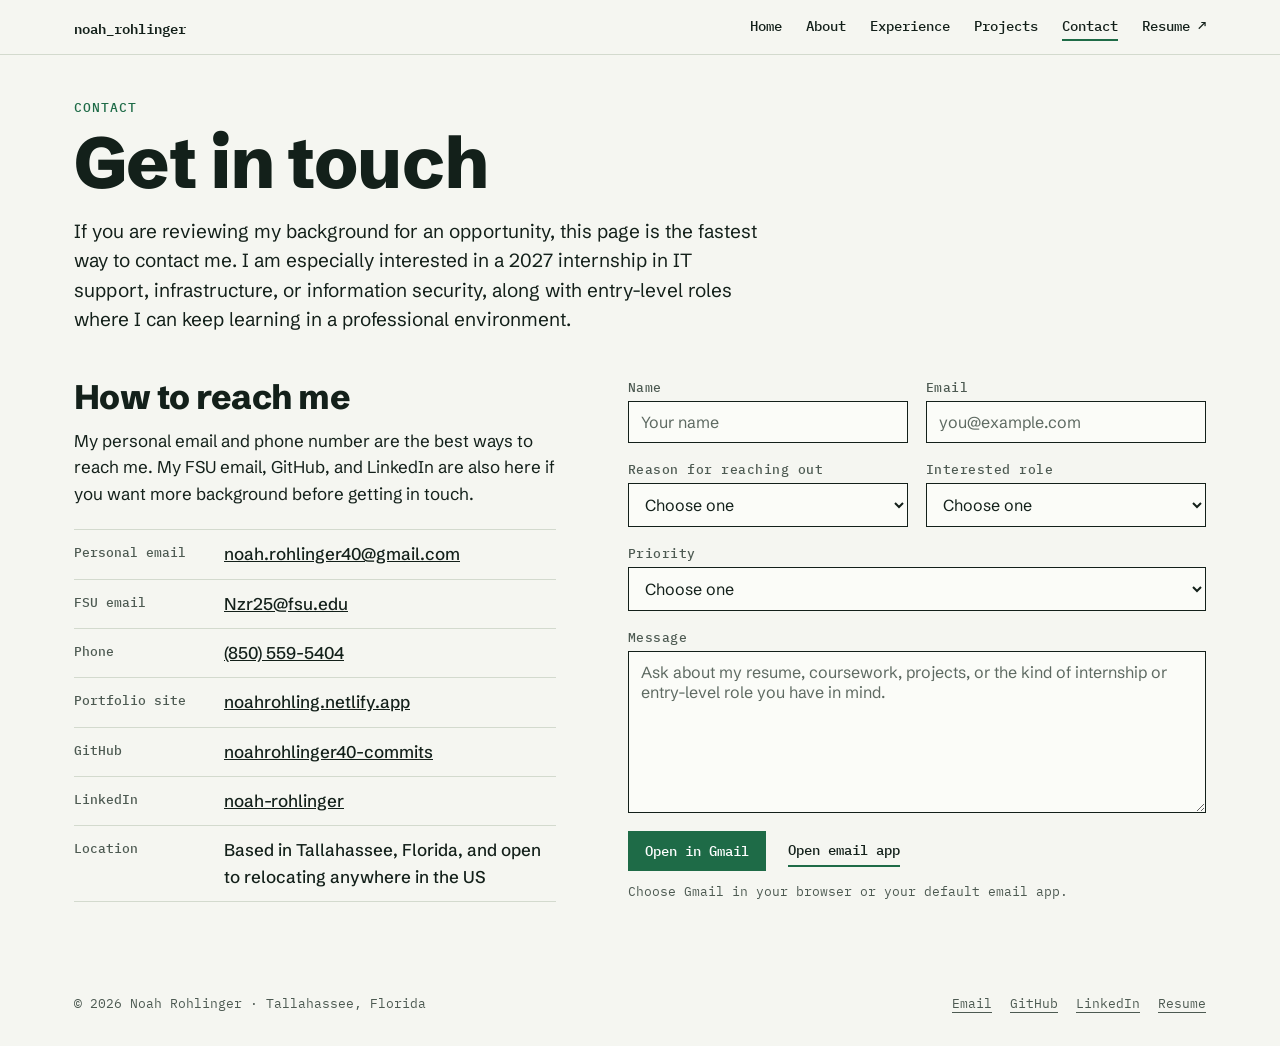
<file: contact.html>
<!DOCTYPE html>
<html lang="en">
<head>
<meta charset="UTF-8">
<meta name="viewport" content="width=device-width, initial-scale=1">
<title>Noah Rohlinger | Contact</title>
<meta name="description" content="Contact Noah Rohlinger about 2027 internships and entry-level IT roles in support, infrastructure, or information security.">
<link rel="canonical" href="https://noahrohling.netlify.app/contact.html">
<link rel="icon" href="favicon.ico" sizes="any">
<link rel="apple-touch-icon" href="apple-touch-icon.png">
<meta property="og:title" content="Noah Rohlinger | Contact">
<meta property="og:description" content="Contact Noah Rohlinger about 2027 internships and entry-level IT roles in support, infrastructure, or information security.">
<meta property="og:type" content="website">
<meta property="og:url" content="https://noahrohling.netlify.app/contact.html">
<meta property="og:image" content="https://noahrohling.netlify.app/social-card.png">
<meta property="og:image:width" content="1200">
<meta property="og:image:height" content="630">
<meta name="twitter:card" content="summary_large_image">
<script>document.documentElement.className='js'</script>
<link rel="preconnect" href="https://fonts.googleapis.com"><link rel="preconnect" href="https://fonts.gstatic.com" crossorigin>
<link rel="stylesheet" href="https://fonts.googleapis.com/css2?family=Schibsted+Grotesk:wght@400;500;700;800&amp;family=IBM+Plex+Mono:wght@400;500;600&amp;display=swap">
<link rel="stylesheet" href="site.css">
<style>
.chead{padding:44px 0 0}
.chead h1{font-size:clamp(40px,7vw,72px);line-height:1;margin-bottom:18px}
.chead p.lede{font-size:19px;max-width:36em;margin:0 0 44px}
.cols{display:grid;gap:48px}
@media(min-width:960px){.cols{grid-template-columns:minmax(0,5fr) minmax(0,6fr);gap:72px;align-items:start}}
.cols h2{font-size:clamp(26px,3vw,34px);line-height:1.1;margin-bottom:12px}
.cols .prose{margin-bottom:22px}
.cols .kv{--k:150px;max-width:none}
.cols .kv dd{font-size:17px;font-weight:500}
/* phones: label above value, so the email address never breaks mid-word */
@media(max-width:700px){.cols .kv{grid-template-columns:1fr}.cols .kv dt{padding:12px 0 2px}.cols .kv dd{font-size:16px;border-top:0;padding:0 0 12px;overflow-wrap:normal}.cols .kv dt:nth-last-child(2){border-bottom:0}}
form{display:grid;gap:18px}
.grid2{display:grid;gap:18px}
@media(min-width:620px){.grid2{grid-template-columns:1fr 1fr}.grid2 .wide{grid-column:1/-1}}
.field{display:grid;gap:6px;font:500 12.5px var(--mono);letter-spacing:.04em;color:var(--mute)}
.field input,.field select,.field textarea{box-sizing:border-box;width:100%;font:400 16px "Schibsted Grotesk",system-ui,sans-serif;color:var(--ink);background:#FBFCF8;border:1.5px solid var(--ink);border-radius:0;padding:10px 12px}
.field textarea{resize:vertical;min-height:150px}
.field input::placeholder,.field textarea::placeholder{color:#5E6A62}
.field input:focus-visible,.field select:focus-visible,.field textarea:focus-visible{outline:3px solid var(--acc);outline-offset:2px}
.acts{display:flex;flex-wrap:wrap;align-items:center;gap:12px 22px}
.acts button{font:500 14px var(--mono);cursor:pointer;padding:10px 16px}
.acts .pri{background:var(--acc);color:var(--onacc);border:1.5px solid var(--acc)}
.acts .pri:hover{background:var(--ink);border-color:var(--ink)}
.acts .alt{background:none;color:var(--ink);border:0;border-bottom:2px solid var(--acc);padding:6px 0}
.note{font:400 13px var(--mono);color:var(--mute);margin:0}
.status{font:500 14px var(--mono);color:var(--ink);margin:0;min-height:1.5em}
</style>
</head>
<body>
<a class="skip" href="#main">Skip to main content</a>
<header class="site"><div class="wrap bar"><a class="brand" href="index.html">noah_rohlinger</a>
<button class="menu" type="button" aria-expanded="false" aria-controls="nav">Menu</button>
<nav class="top" id="nav" aria-label="Primary"><a href="index.html">Home</a><a href="about.html">About</a><a href="experience.html">Experience</a><a href="projects.html">Projects</a><a href="contact.html" aria-current="page">Contact</a><a class="res" href="resume.pdf" target="_blank" rel="noopener noreferrer">Resume</a></nav></div></header>
<main id="main">
<section class="chead"><div class="wrap">
 <p class="lbl">Contact</p>
 <h1>Get in touch</h1>
 <p class="lede">If you are reviewing my background for an opportunity, this page is the fastest way to contact me. I am especially interested in a 2027 internship in IT support, infrastructure, or information security, along with entry-level roles where I can keep learning in a professional environment.</p>
 <div class="cols">
  <div>
   <h2>How to reach me</h2>
   <p class="prose">My personal email and phone number are the best ways to reach me. My FSU email, GitHub, and LinkedIn are also here if you want more background before getting in touch.</p>
   <dl class="kv">
    <dt>Personal email</dt><dd><a href="mailto:noah.rohlinger40@gmail.com">noah.rohlinger40@gmail.com</a></dd>
    <dt>FSU email</dt><dd><a href="mailto:Nzr25@fsu.edu">Nzr25@fsu.edu</a></dd>
    <dt>Phone</dt><dd><a href="tel:8505595404">(850) 559-5404</a></dd>
    <dt>Portfolio site</dt><dd><a href="https://noahrohling.netlify.app" target="_blank" rel="noopener noreferrer">noahrohling.netlify.app</a></dd>
    <dt>GitHub</dt><dd><a href="https://github.com/noahrohlinger40-commits" target="_blank" rel="noopener noreferrer">noahrohlinger40-commits</a></dd>
    <dt>LinkedIn</dt><dd><a href="https://www.linkedin.com/in/noah-rohlinger" target="_blank" rel="noopener noreferrer">noah-rohlinger</a></dd>
    <dt>Location</dt><dd>Based in Tallahassee, Florida, and open to relocating anywhere in the US</dd>
   </dl>
  </div>
  <form data-contact-form>
   <div class="grid2">
    <label class="field"><span>Name</span><input type="text" name="name" placeholder="Your name" required></label>
    <label class="field"><span>Email</span><input type="email" name="email" placeholder="you@example.com" required></label>
    <label class="field"><span>Reason for reaching out</span><select name="projectType" required><option value="">Choose one</option><option>Internship or entry-level opportunity</option><option>Project collaboration</option><option>Resume or portfolio question</option><option>General networking</option></select></label>
    <label class="field"><span>Interested role</span><select name="role" required><option value="">Choose one</option><option>Internship</option><option>Entry-level IT role</option><option>Information security track</option><option>Project collaboration</option></select></label>
    <label class="field wide"><span>Priority</span><select name="timeline" required><option value="">Choose one</option><option>This week</option><option>This month</option><option>No rush</option><option>Just saying hello</option></select></label>
   </div>
   <label class="field"><span>Message</span><textarea name="message" rows="7" placeholder="Ask about my resume, coursework, projects, or the kind of internship or entry-level role you have in mind." required></textarea></label>
   <div class="acts">
    <button class="pri" type="submit" data-send-mode="gmail">Open in Gmail</button>
    <button class="alt" type="submit" data-send-mode="mailto">Open email app</button>
    <p class="note">Choose Gmail in your browser or your default email app.</p>
   </div>
   <p class="status" data-form-status aria-live="polite"></p>
  </form>
 </div>
</div></section>
</main>
<footer class="site"><div class="wrap"><span>&copy; 2026 Noah Rohlinger &middot; Tallahassee, Florida</span>
<nav aria-label="Elsewhere"><a href="mailto:noah.rohlinger40@gmail.com">Email</a><a href="https://github.com/noahrohlinger40-commits" target="_blank" rel="noopener noreferrer">GitHub</a><a href="https://www.linkedin.com/in/noah-rohlinger" target="_blank" rel="noopener noreferrer">LinkedIn</a><a href="resume.pdf" target="_blank" rel="noopener noreferrer">Resume</a></nav></div></footer>
<script>
var b=document.querySelector('.menu'),n=document.getElementById('nav');
b.onclick=function(){b.setAttribute('aria-expanded',n.classList.toggle('open'))};
addEventListener('keydown',function(e){if(e.key=='Escape'&&n.classList.contains('open')){n.classList.remove('open');b.setAttribute('aria-expanded','false');b.focus()}});

const contactForm = document.querySelector("[data-contact-form]");
const formStatus = document.querySelector("[data-form-status]");

// Gmail compose link and mailto link for the same draft. subject and body arrive already URI-encoded.
function buildEmailDraftLinks(subject, body) {
  return {
    gmail: `https://mail.google.com/mail/?view=cm&fs=1&to=noah.rohlinger40%40gmail.com&su=${subject}&body=${body}`,
    mailto: `mailto:noah.rohlinger40@gmail.com?subject=${subject}&body=${body}`,
  };
}

// Turn the contact form fields into either a Gmail draft or a pre-filled mail app draft.
if (contactForm instanceof HTMLFormElement) {
  contactForm.addEventListener("submit", (event) => {
    event.preventDefault();

    const sendMode = event.submitter instanceof HTMLButtonElement ? event.submitter.dataset.sendMode : "gmail";

    // Use built-in form validation so required fields stay in sync across pages.
    if (!contactForm.reportValidity()) {
      if (formStatus) {
        formStatus.textContent = "Please complete every field before sending.";
      }
      return;
    }

    const formData = new FormData(contactForm);
    const name = String(formData.get("name") || "").trim();
    const email = String(formData.get("email") || "").trim();
    const projectType = String(formData.get("projectType") || "").trim();
    const timeline = String(formData.get("timeline") || "").trim();
    const role = String(formData.get("role") || "").trim();
    const message = String(formData.get("message") || "").trim();

    const subject = encodeURIComponent(`${projectType} inquiry from ${name}`);
    const bodyLines = [
      `Name: ${name}`,
      `Email: ${email}`,
      `Project type: ${projectType}`,
      `Priority: ${timeline}`,
    ];
    if (role) {
      bodyLines.push(`Interested role: ${role}`);
    }
    const body = encodeURIComponent(
      [
        ...bodyLines,
        "",
        "Project details:",
        message,
      ].join("\n")
    );
    const draftLinks = buildEmailDraftLinks(subject, body);

    if (sendMode === "mailto") {
      if (formStatus) {
        formStatus.textContent = "Opening your email app...";
      }
      window.location.href = draftLinks.mailto;
      return;
    }

    if (formStatus) {
      formStatus.textContent = "Opening Gmail...";
    }

    // "noopener" would make window.open always return null, so cut the opener link by hand instead.
    const gmailWindow = window.open(draftLinks.gmail, "_blank");
    if (gmailWindow) {
      gmailWindow.opener = null;
    } else {
      if (formStatus) {
        formStatus.textContent = "Gmail was blocked, so your email app is opening instead.";
      }
      window.location.href = draftLinks.mailto;
      return;
    }

    if (formStatus) {
      formStatus.textContent = "Gmail opened in a new tab.";
    }
  });
}
</script>
</body>
</html>
</file>
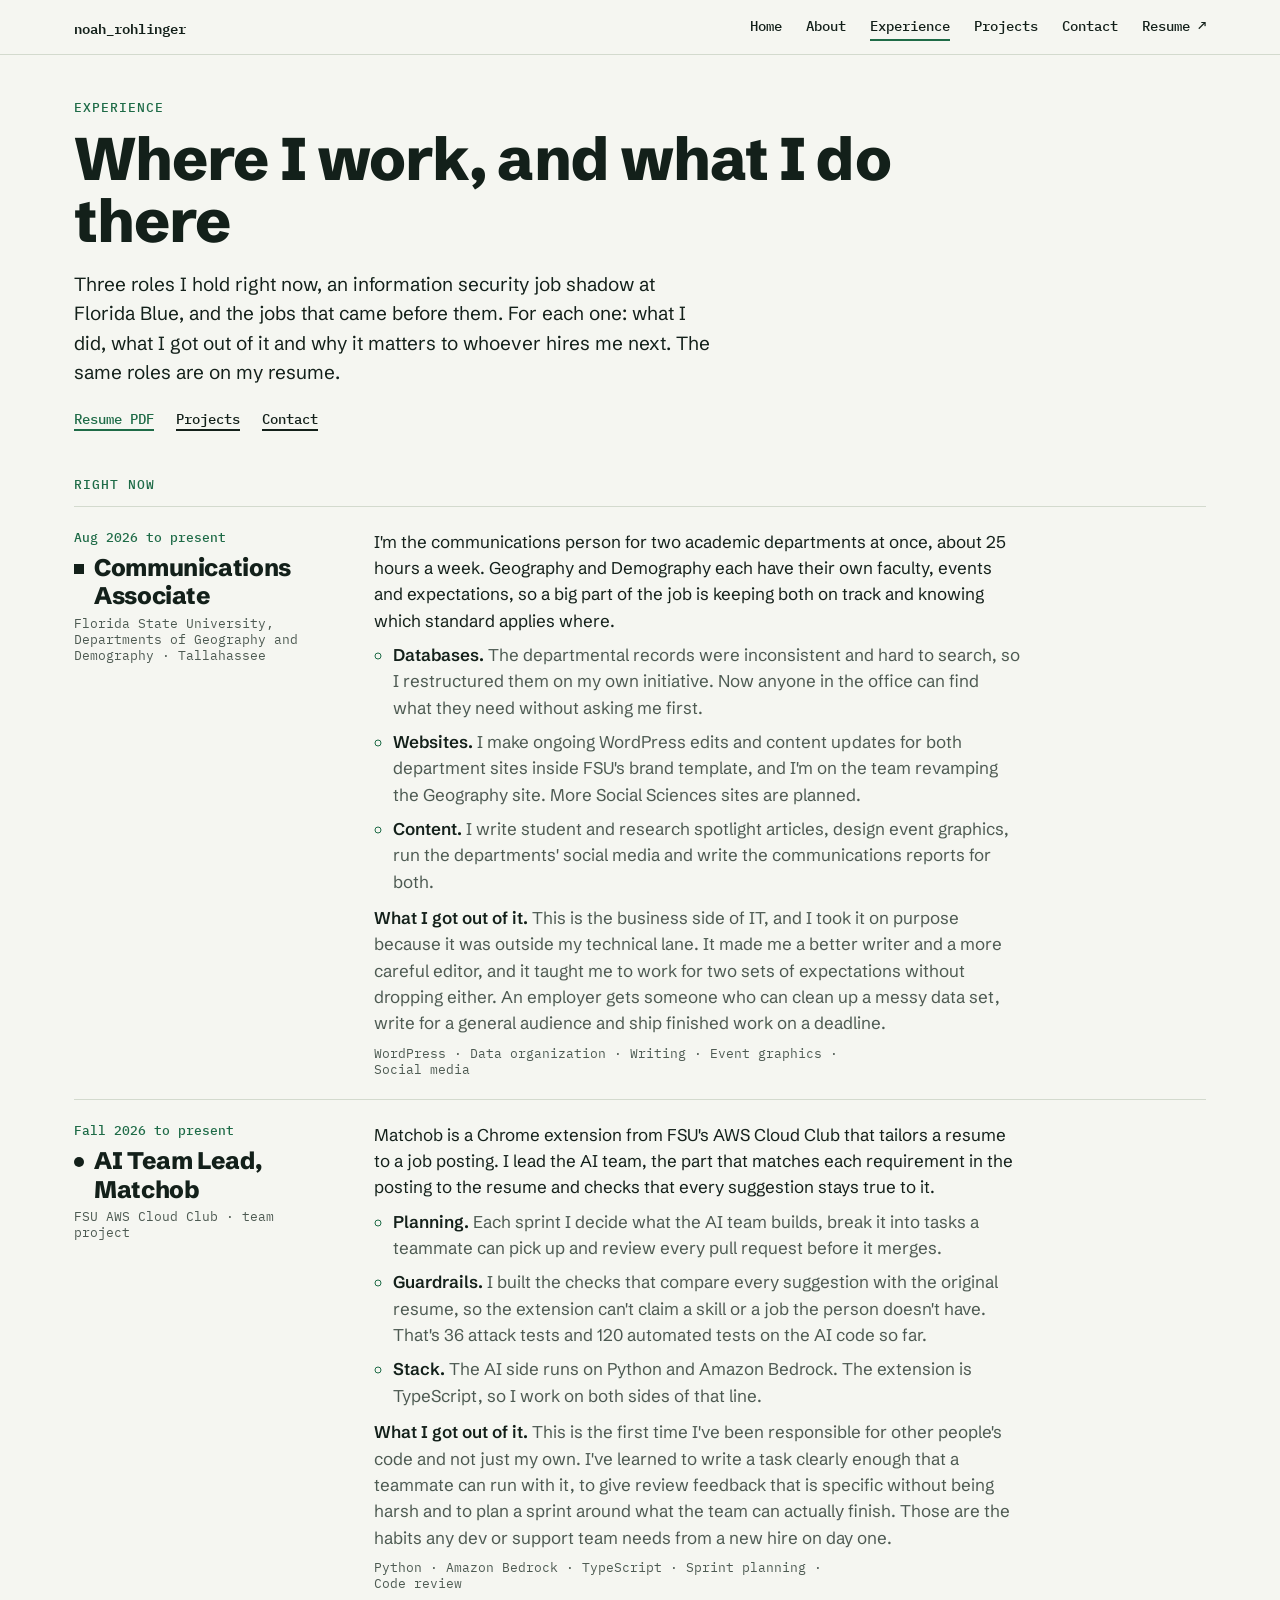
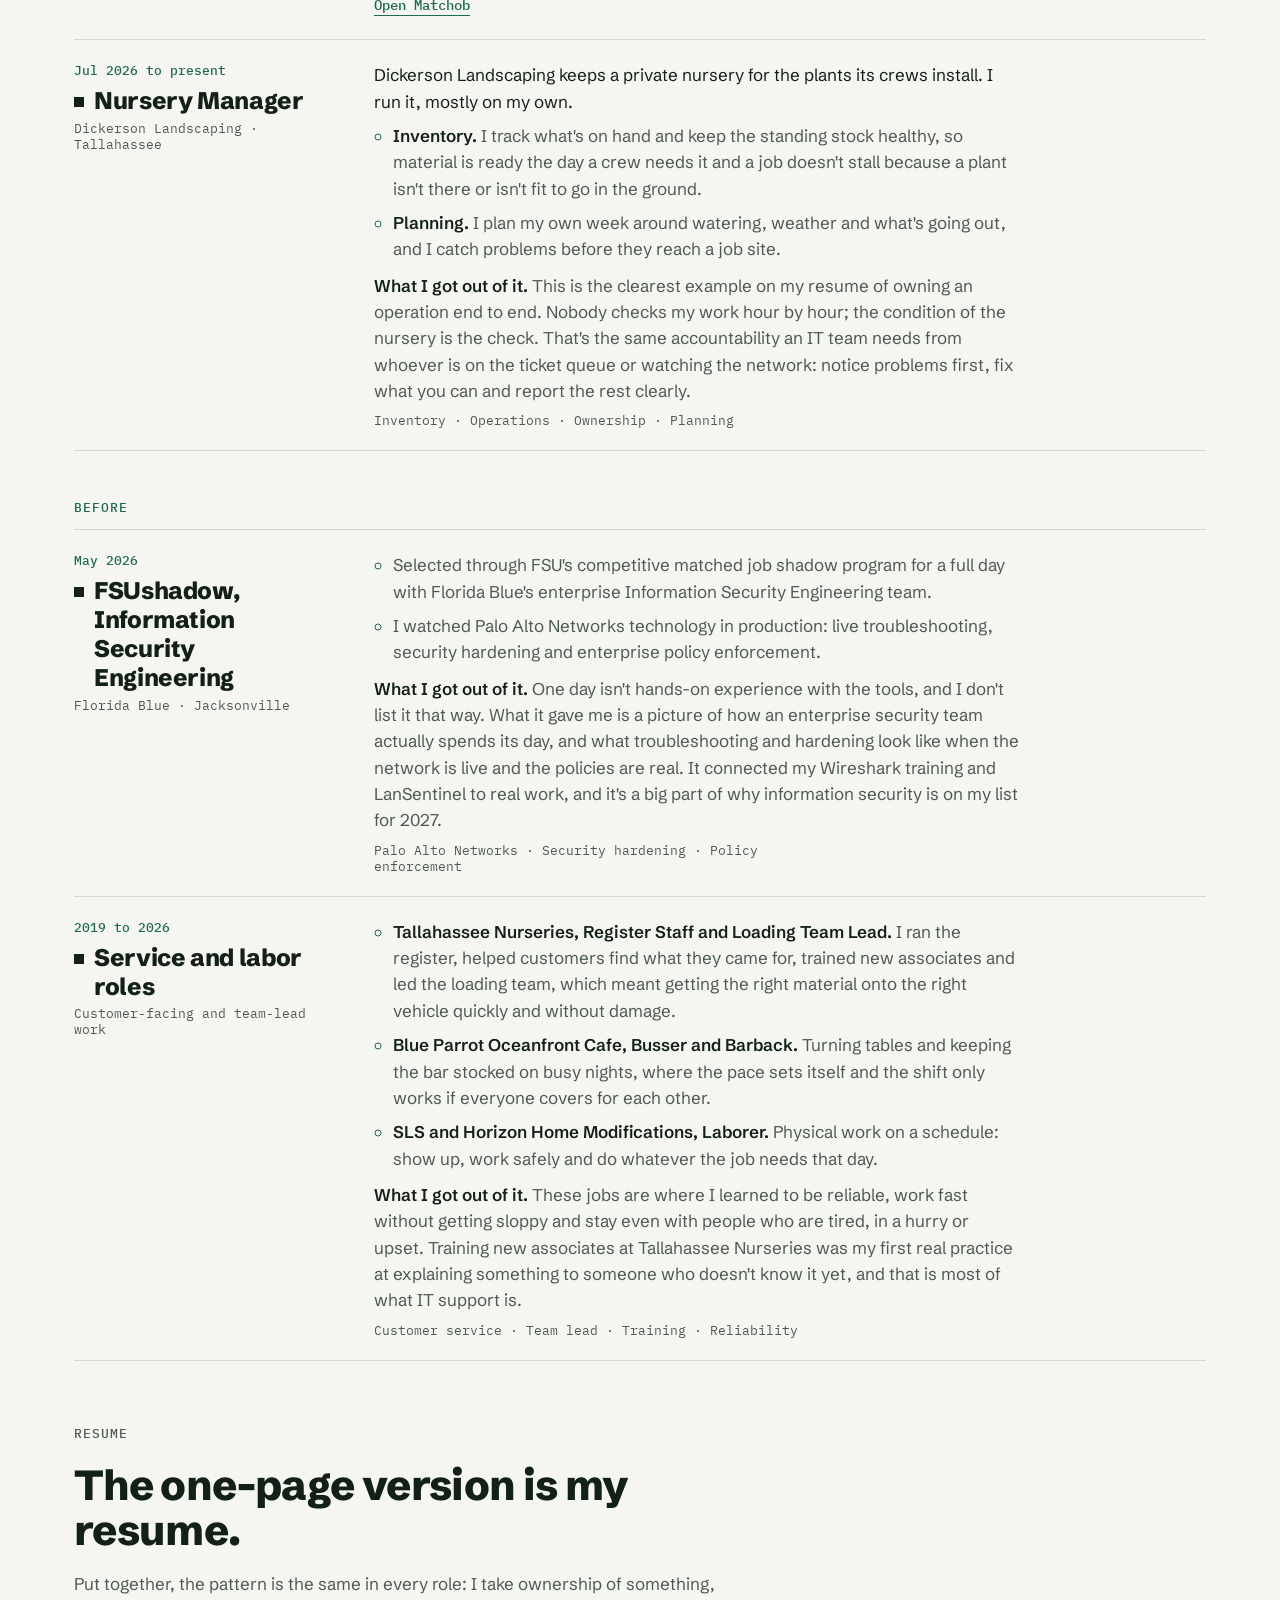
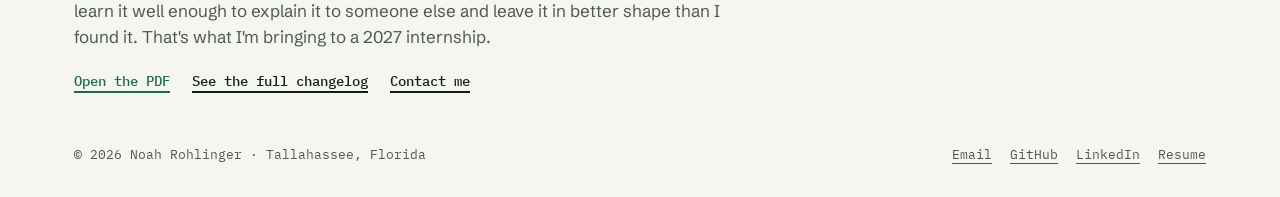
<file: experience.html>
<!DOCTYPE html>
<html lang="en">
<head>
<meta charset="UTF-8">
<meta name="viewport" content="width=device-width, initial-scale=1">
<title>Noah Rohlinger | Experience</title>
<meta name="description" content="Noah Rohlinger's experience: Communications Associate at FSU Geography and Demography, AI team lead on Matchob, Nursery Manager at Dickerson Landscaping, and an information security job shadow at Florida Blue. What I did, what I learned and why it matters.">
<link rel="canonical" href="https://noahrohling.netlify.app/experience.html">
<link rel="icon" href="favicon.ico" sizes="any">
<link rel="apple-touch-icon" href="apple-touch-icon.png">
<meta property="og:title" content="Noah Rohlinger | Experience">
<meta property="og:description" content="Noah Rohlinger's experience: Communications Associate at FSU Geography and Demography, AI team lead on Matchob, Nursery Manager at Dickerson Landscaping, and an information security job shadow at Florida Blue. What I did, what I learned and why it matters.">
<meta property="og:type" content="website">
<meta property="og:url" content="https://noahrohling.netlify.app/experience.html">
<meta property="og:image" content="https://noahrohling.netlify.app/social-card.png">
<meta property="og:image:width" content="1200">
<meta property="og:image:height" content="630">
<meta name="twitter:card" content="summary_large_image">
<script>document.documentElement.className='js'</script>
<link rel="preconnect" href="https://fonts.googleapis.com"><link rel="preconnect" href="https://fonts.gstatic.com" crossorigin>
<link rel="stylesheet" href="https://fonts.googleapis.com/css2?family=Schibsted+Grotesk:wght@400;500;700;800&amp;family=IBM+Plex+Mono:wght@400;500;600&amp;display=swap">
<link rel="stylesheet" href="site.css">
<style>
.phead{padding:44px 0 0}
.phead h1{font-size:clamp(34px,6vw,60px);line-height:1.04;max-width:15em;margin-bottom:18px}
.phead p.lede{font-size:19px;max-width:34em;margin:0 0 22px}
.grp{font:500 12.5px var(--mono);letter-spacing:.08em;text-transform:uppercase;color:var(--acc);margin:48px 0 14px}
.exp>li{scroll-margin-top:20px}
.exp .when{font:500 13px var(--mono);color:var(--acc);margin:0 0 8px}
.exp h3{font-size:24px;display:flex;align-items:baseline;gap:10px}
.exp h3 .mk{position:relative;top:-2px}
.exp .did{margin:0 0 10px;padding-left:1.1em;color:var(--mute);max-width:38em}
.exp .did li{margin:0 0 8px}
.exp .did li::marker{color:var(--acc)}
.exp b{color:var(--ink);font-weight:600}
.close{padding:64px 0 0}
.close h2{font-size:clamp(28px,3.6vw,42px);line-height:1.08;margin-bottom:18px;max-width:16em}
.close p{color:var(--mute);max-width:38em;margin:0 0 22px}
</style>
</head>
<body>
<a class="skip" href="#main">Skip to main content</a>
<header class="site"><div class="wrap bar"><a class="brand" href="index.html">noah_rohlinger</a>
<button class="menu" type="button" aria-expanded="false" aria-controls="nav">Menu</button>
<nav class="top" id="nav" aria-label="Primary"><a href="index.html">Home</a><a href="about.html">About</a><a href="experience.html" aria-current="page">Experience</a><a href="projects.html">Projects</a><a href="contact.html">Contact</a><a class="res" href="resume.pdf" target="_blank" rel="noopener noreferrer">Resume</a></nav></div></header>
<main id="main">
<section class="phead"><div class="wrap">
 <p class="lbl">Experience</p>
 <h1>Where I work, and what I do there</h1>
 <p class="lede">Three roles I hold right now, an information security job shadow at Florida Blue, and the jobs that came before them. For each one: what I did, what I got out of it and why it matters to whoever hires me next. The same roles are on my resume.</p>
 <div class="go"><a href="resume.pdf" target="_blank" rel="noopener noreferrer">Resume PDF</a><a href="projects.html">Projects</a><a href="contact.html">Contact</a></div>

 <h2 class="grp">Right now</h2>
 <ul class="rows exp">
  <li id="communications-associate"><div><p class="when">Aug 2026 to present</p><h3><span class="mk mk-w"></span>Communications Associate</h3><p class="kind">Florida State University, Departments of Geography and Demography · Tallahassee</p></div><div>
   <p class="ink">I'm the communications person for two academic departments at once, about 25 hours a week. Geography and Demography each have their own faculty, events and expectations, so a big part of the job is keeping both on track and knowing which standard applies where.</p>
   <ul class="did">
    <li><b>Databases.</b> The departmental records were inconsistent and hard to search, so I restructured them on my own initiative. Now anyone in the office can find what they need without asking me first.</li>
    <li><b>Websites.</b> I make ongoing WordPress edits and content updates for both department sites inside FSU's brand template, and I'm on the team revamping the Geography site. More Social Sciences sites are planned.</li>
    <li><b>Content.</b> I write student and research spotlight articles, design event graphics, run the departments' social media and write the communications reports for both.</li>
   </ul>
   <p><b>What I got out of it.</b> This is the business side of IT, and I took it on purpose because it was outside my technical lane. It made me a better writer and a more careful editor, and it taught me to work for two sets of expectations without dropping either. An employer gets someone who can clean up a messy data set, write for a general audience and ship finished work on a deadline.</p>
   <p class="tags">WordPress · Data organization · Writing · Event graphics · Social media</p></div></li>
  <li id="matchob"><div><p class="when">Fall 2026 to present</p><h3><span class="mk mk-p"></span>AI Team Lead, Matchob</h3><p class="kind">FSU AWS Cloud Club · team project</p></div><div>
   <p class="ink">Matchob is a Chrome extension from FSU's AWS Cloud Club that tailors a resume to a job posting. I lead the AI team, the part that matches each requirement in the posting to the resume and checks that every suggestion stays true to it.</p>
   <ul class="did">
    <li><b>Planning.</b> Each sprint I decide what the AI team builds, break it into tasks a teammate can pick up and review every pull request before it merges.</li>
    <li><b>Guardrails.</b> I built the checks that compare every suggestion with the original resume, so the extension can't claim a skill or a job the person doesn't have. That's 36 attack tests and 120 automated tests on the AI code so far.</li>
    <li><b>Stack.</b> The AI side runs on Python and Amazon Bedrock. The extension is TypeScript, so I work on both sides of that line.</li>
   </ul>
   <p><b>What I got out of it.</b> This is the first time I've been responsible for other people's code and not just my own. I've learned to write a task clearly enough that a teammate can run with it, to give review feedback that is specific without being harsh and to plan a sprint around what the team can actually finish. Those are the habits any dev or support team needs from a new hire on day one.</p>
   <p class="tags">Python · Amazon Bedrock · TypeScript · Sprint planning · Code review</p><a class="act" href="matchob.html">Open Matchob</a></div></li>
  <li id="nursery"><div><p class="when">Jul 2026 to present</p><h3><span class="mk mk-w"></span>Nursery Manager</h3><p class="kind">Dickerson Landscaping · Tallahassee</p></div><div>
   <p class="ink">Dickerson Landscaping keeps a private nursery for the plants its crews install. I run it, mostly on my own.</p>
   <ul class="did">
    <li><b>Inventory.</b> I track what's on hand and keep the standing stock healthy, so material is ready the day a crew needs it and a job doesn't stall because a plant isn't there or isn't fit to go in the ground.</li>
    <li><b>Planning.</b> I plan my own week around watering, weather and what's going out, and I catch problems before they reach a job site.</li>
   </ul>
   <p><b>What I got out of it.</b> This is the clearest example on my resume of owning an operation end to end. Nobody checks my work hour by hour; the condition of the nursery is the check. That's the same accountability an IT team needs from whoever is on the ticket queue or watching the network: notice problems first, fix what you can and report the rest clearly.</p>
   <p class="tags">Inventory · Operations · Ownership · Planning</p></div></li>
 </ul>

 <h2 class="grp">Before</h2>
 <ul class="rows exp">
  <li id="florida-blue"><div><p class="when">May 2026</p><h3><span class="mk mk-w"></span>FSUshadow, Information Security Engineering</h3><p class="kind">Florida Blue · Jacksonville</p></div><div>
   <ul class="did">
    <li>Selected through FSU's competitive matched job shadow program for a full day with Florida Blue's enterprise Information Security Engineering team.</li>
    <li>I watched Palo Alto Networks technology in production: live troubleshooting, security hardening and enterprise policy enforcement.</li>
   </ul>
   <p><b>What I got out of it.</b> One day isn't hands-on experience with the tools, and I don't list it that way. What it gave me is a picture of how an enterprise security team actually spends its day, and what troubleshooting and hardening look like when the network is live and the policies are real. It connected my Wireshark training and LanSentinel to real work, and it's a big part of why information security is on my list for 2027.</p>
   <p class="tags">Palo Alto Networks · Security hardening · Policy enforcement</p></div></li>
  <li id="earlier"><div><p class="when">2019 to 2026</p><h3><span class="mk mk-w"></span>Service and labor roles</h3><p class="kind">Customer-facing and team-lead work</p></div><div>
   <ul class="did">
    <li><b>Tallahassee Nurseries, Register Staff and Loading Team Lead.</b> I ran the register, helped customers find what they came for, trained new associates and led the loading team, which meant getting the right material onto the right vehicle quickly and without damage.</li>
    <li><b>Blue Parrot Oceanfront Cafe, Busser and Barback.</b> Turning tables and keeping the bar stocked on busy nights, where the pace sets itself and the shift only works if everyone covers for each other.</li>
    <li><b>SLS and Horizon Home Modifications, Laborer.</b> Physical work on a schedule: show up, work safely and do whatever the job needs that day.</li>
   </ul>
   <p><b>What I got out of it.</b> These jobs are where I learned to be reliable, work fast without getting sloppy and stay even with people who are tired, in a hurry or upset. Training new associates at Tallahassee Nurseries was my first real practice at explaining something to someone who doesn't know it yet, and that is most of what IT support is.</p>
   <p class="tags">Customer service · Team lead · Training · Reliability</p></div></li>
 </ul>
</div></section>

<section class="close" aria-labelledby="close-h"><div class="wrap"><p class="lbl">Resume</p><h2 id="close-h">The one-page version is my resume.</h2>
<p>Put together, the pattern is the same in every role: I take ownership of something, learn it well enough to explain it to someone else and leave it in better shape than I found it. That's what I'm bringing to a 2027 internship.</p>
<div class="go"><a href="resume.pdf" target="_blank" rel="noopener noreferrer">Open the PDF</a><a href="about.html#log">See the full changelog</a><a href="contact.html">Contact me</a></div></div></section>
</main>
<footer class="site"><div class="wrap"><span>&copy; 2026 Noah Rohlinger &middot; Tallahassee, Florida</span>
<nav aria-label="Elsewhere"><a href="mailto:noah.rohlinger40@gmail.com">Email</a><a href="https://github.com/noahrohlinger40-commits" target="_blank" rel="noopener noreferrer">GitHub</a><a href="https://www.linkedin.com/in/noah-rohlinger" target="_blank" rel="noopener noreferrer">LinkedIn</a><a href="resume.pdf" target="_blank" rel="noopener noreferrer">Resume</a></nav></div></footer>
<script>
var b=document.querySelector('.menu'),n=document.getElementById('nav');
b.onclick=function(){b.setAttribute('aria-expanded',n.classList.toggle('open'))};
addEventListener('keydown',function(e){if(e.key=='Escape'&&n.classList.contains('open')){n.classList.remove('open');b.setAttribute('aria-expanded','false');b.focus()}});
</script>
</body>
</html>
</file>
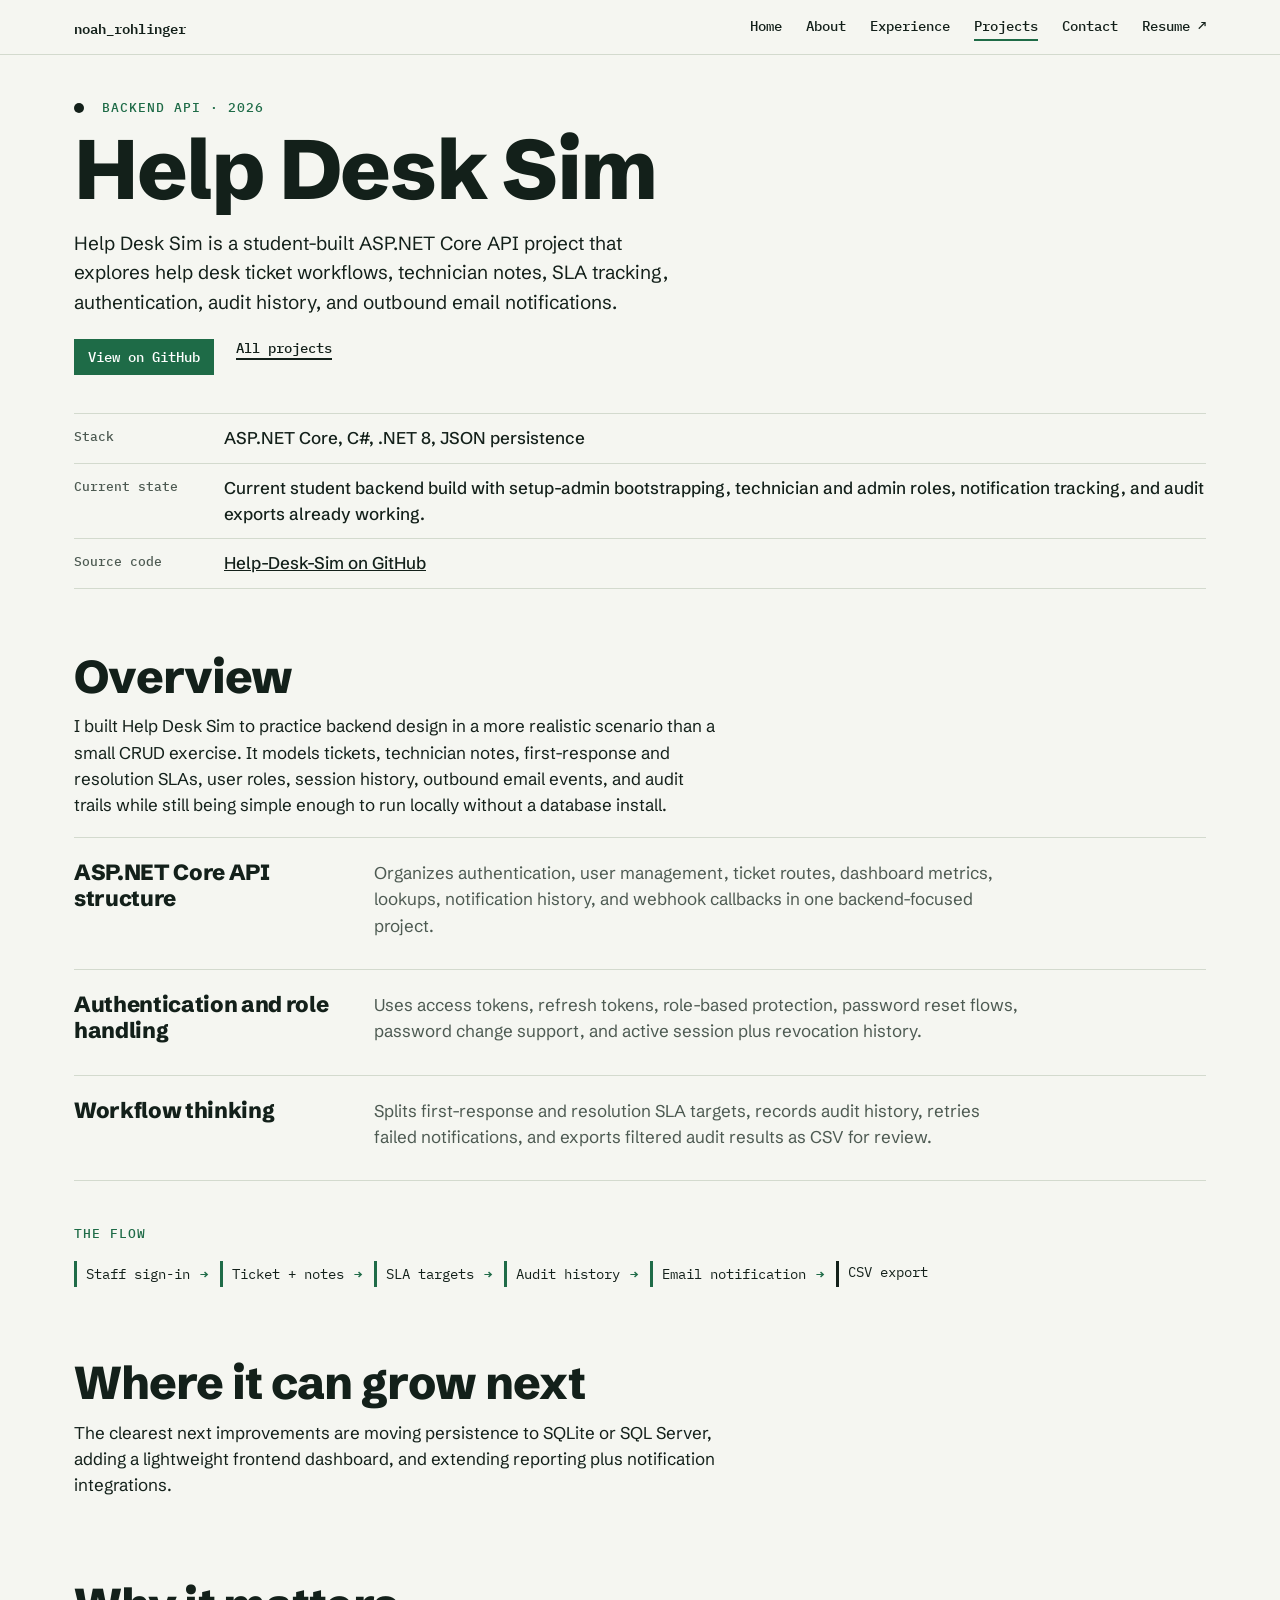
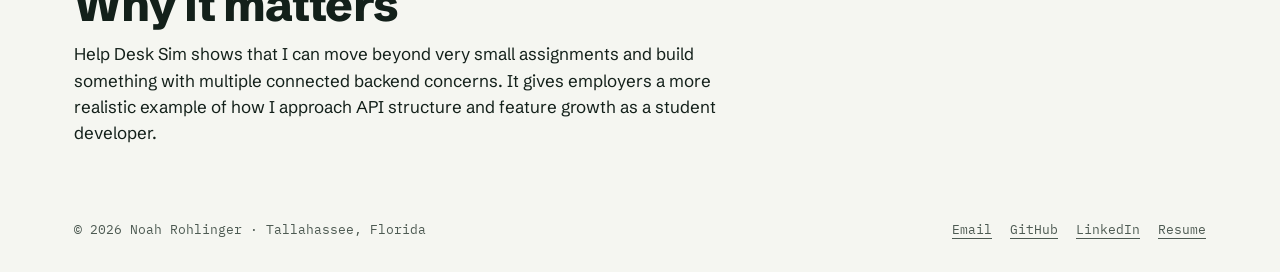
<file: helpdesk-sim.html>
<!DOCTYPE html>
<html lang="en">
<head>
<meta charset="UTF-8">
<meta name="viewport" content="width=device-width, initial-scale=1">
<title>Noah Rohlinger | Help Desk Sim</title>
<meta name="description" content="Help Desk Sim: an ASP.NET Core and C# API modeling help desk ticket workflows, role-based authentication, SLA targets, and audit history.">
<link rel="canonical" href="https://noahrohling.netlify.app/helpdesk-sim.html">
<link rel="icon" href="favicon.ico" sizes="any">
<link rel="apple-touch-icon" href="apple-touch-icon.png">
<meta property="og:title" content="Noah Rohlinger | Help Desk Sim">
<meta property="og:description" content="Help Desk Sim: an ASP.NET Core and C# API modeling help desk ticket workflows, role-based authentication, SLA targets, and audit history.">
<meta property="og:type" content="website">
<meta property="og:url" content="https://noahrohling.netlify.app/helpdesk-sim.html">
<meta property="og:image" content="https://noahrohling.netlify.app/social-card.png">
<meta property="og:image:width" content="1200">
<meta property="og:image:height" content="630">
<meta name="twitter:card" content="summary_large_image">
<script>document.documentElement.className='js'</script>
<link rel="preconnect" href="https://fonts.googleapis.com"><link rel="preconnect" href="https://fonts.gstatic.com" crossorigin>
<link rel="stylesheet" href="https://fonts.googleapis.com/css2?family=Schibsted+Grotesk:wght@400;500;700;800&amp;family=IBM+Plex+Mono:wght@400;500;600&amp;display=swap">
<link rel="stylesheet" href="site.css">
</head>
<body>
<a class="skip" href="#main">Skip to main content</a>
<header class="site"><div class="wrap bar"><a class="brand" href="index.html">noah_rohlinger</a>
<button class="menu" type="button" aria-expanded="false" aria-controls="nav">Menu</button>
<nav class="top" id="nav" aria-label="Primary"><a href="index.html">Home</a><a href="about.html">About</a><a href="experience.html">Experience</a><a href="projects.html" aria-current="true">Projects</a><a href="contact.html">Contact</a><a class="res" href="resume.pdf" target="_blank" rel="noopener noreferrer">Resume</a></nav></div></header>
<main id="main">
<section class="head"><div class="wrap">
 <p class="lbl"><span class="mk mk-p"></span>&nbsp; Backend API &middot; 2026</p>
 <h1>Help Desk Sim</h1>
 <p class="lede">Help Desk Sim is a student-built ASP.NET Core API project that explores help desk ticket workflows, technician notes, SLA tracking, authentication, audit history, and outbound email notifications.</p>
 <div class="go"><a class="dl" href="https://github.com/noahrohlinger40-commits/Help-Desk-Sim" target="_blank" rel="noopener noreferrer">View on GitHub</a><a href="projects.html">All projects</a></div>
 <dl class="kv" aria-label="Project facts">
  <dt>Stack</dt><dd>ASP.NET Core, C#, .NET 8, JSON persistence</dd>
  <dt>Current state</dt><dd>Current student backend build with setup-admin bootstrapping, technician and admin roles, notification tracking, and audit exports already working.</dd>
  <dt>Source code</dt><dd><a href="https://github.com/noahrohlinger40-commits/Help-Desk-Sim" target="_blank" rel="noopener noreferrer">Help-Desk-Sim on GitHub</a></dd>
 </dl>
</div></section>

<section class="sec" id="overview" aria-labelledby="ov-h"><div class="wrap">
 <h2 id="ov-h">Overview</h2>
 <p class="prose">I built Help Desk Sim to practice backend design in a more realistic scenario than a small CRUD exercise. It models tickets, technician notes, first-response and resolution SLAs, user roles, session history, outbound email events, and audit trails while still being simple enough to run locally without a database install.</p>
 <ul class="rows pts">
  <li><h3>ASP.NET Core API structure</h3><p>Organizes authentication, user management, ticket routes, dashboard metrics, lookups, notification history, and webhook callbacks in one backend-focused project.</p></li>
  <li><h3>Authentication and role handling</h3><p>Uses access tokens, refresh tokens, role-based protection, password reset flows, password change support, and active session plus revocation history.</p></li>
  <li><h3>Workflow thinking</h3><p>Splits first-response and resolution SLA targets, records audit history, retries failed notifications, and exports filtered audit results as CSV for review.</p></li>
 </ul>
 <h3 class="sub">The flow</h3>
 <ol class="flow"><li>Staff sign-in</li><li>Ticket + notes</li><li>SLA targets</li><li>Audit history</li><li>Email notification</li><li>CSV export</li></ol>
</div></section>

<section class="sec" aria-labelledby="s0-h"><div class="wrap">
 <h2 id="s0-h">Where it can grow next</h2>
 <p class="prose">The clearest next improvements are moving persistence to SQLite or SQL Server, adding a lightweight frontend dashboard, and extending reporting plus notification integrations.</p>
</div></section>

<section class="sec" aria-labelledby="s1-h"><div class="wrap">
 <h2 id="s1-h">Why it matters</h2>
 <p class="prose">Help Desk Sim shows that I can move beyond very small assignments and build something with multiple connected backend concerns. It gives employers a more realistic example of how I approach API structure and feature growth as a student developer.</p>
</div></section>

</main>
<footer class="site"><div class="wrap"><span>&copy; 2026 Noah Rohlinger &middot; Tallahassee, Florida</span>
<nav aria-label="Elsewhere"><a href="mailto:noah.rohlinger40@gmail.com">Email</a><a href="https://github.com/noahrohlinger40-commits" target="_blank" rel="noopener noreferrer">GitHub</a><a href="https://www.linkedin.com/in/noah-rohlinger" target="_blank" rel="noopener noreferrer">LinkedIn</a><a href="resume.pdf" target="_blank" rel="noopener noreferrer">Resume</a></nav></div></footer>
<script>
var b=document.querySelector('.menu'),n=document.getElementById('nav');
b.onclick=function(){b.setAttribute('aria-expanded',n.classList.toggle('open'))};
addEventListener('keydown',function(e){if(e.key=='Escape'&&n.classList.contains('open')){n.classList.remove('open');b.setAttribute('aria-expanded','false');b.focus()}});
</script>
</body>
</html>
</file>
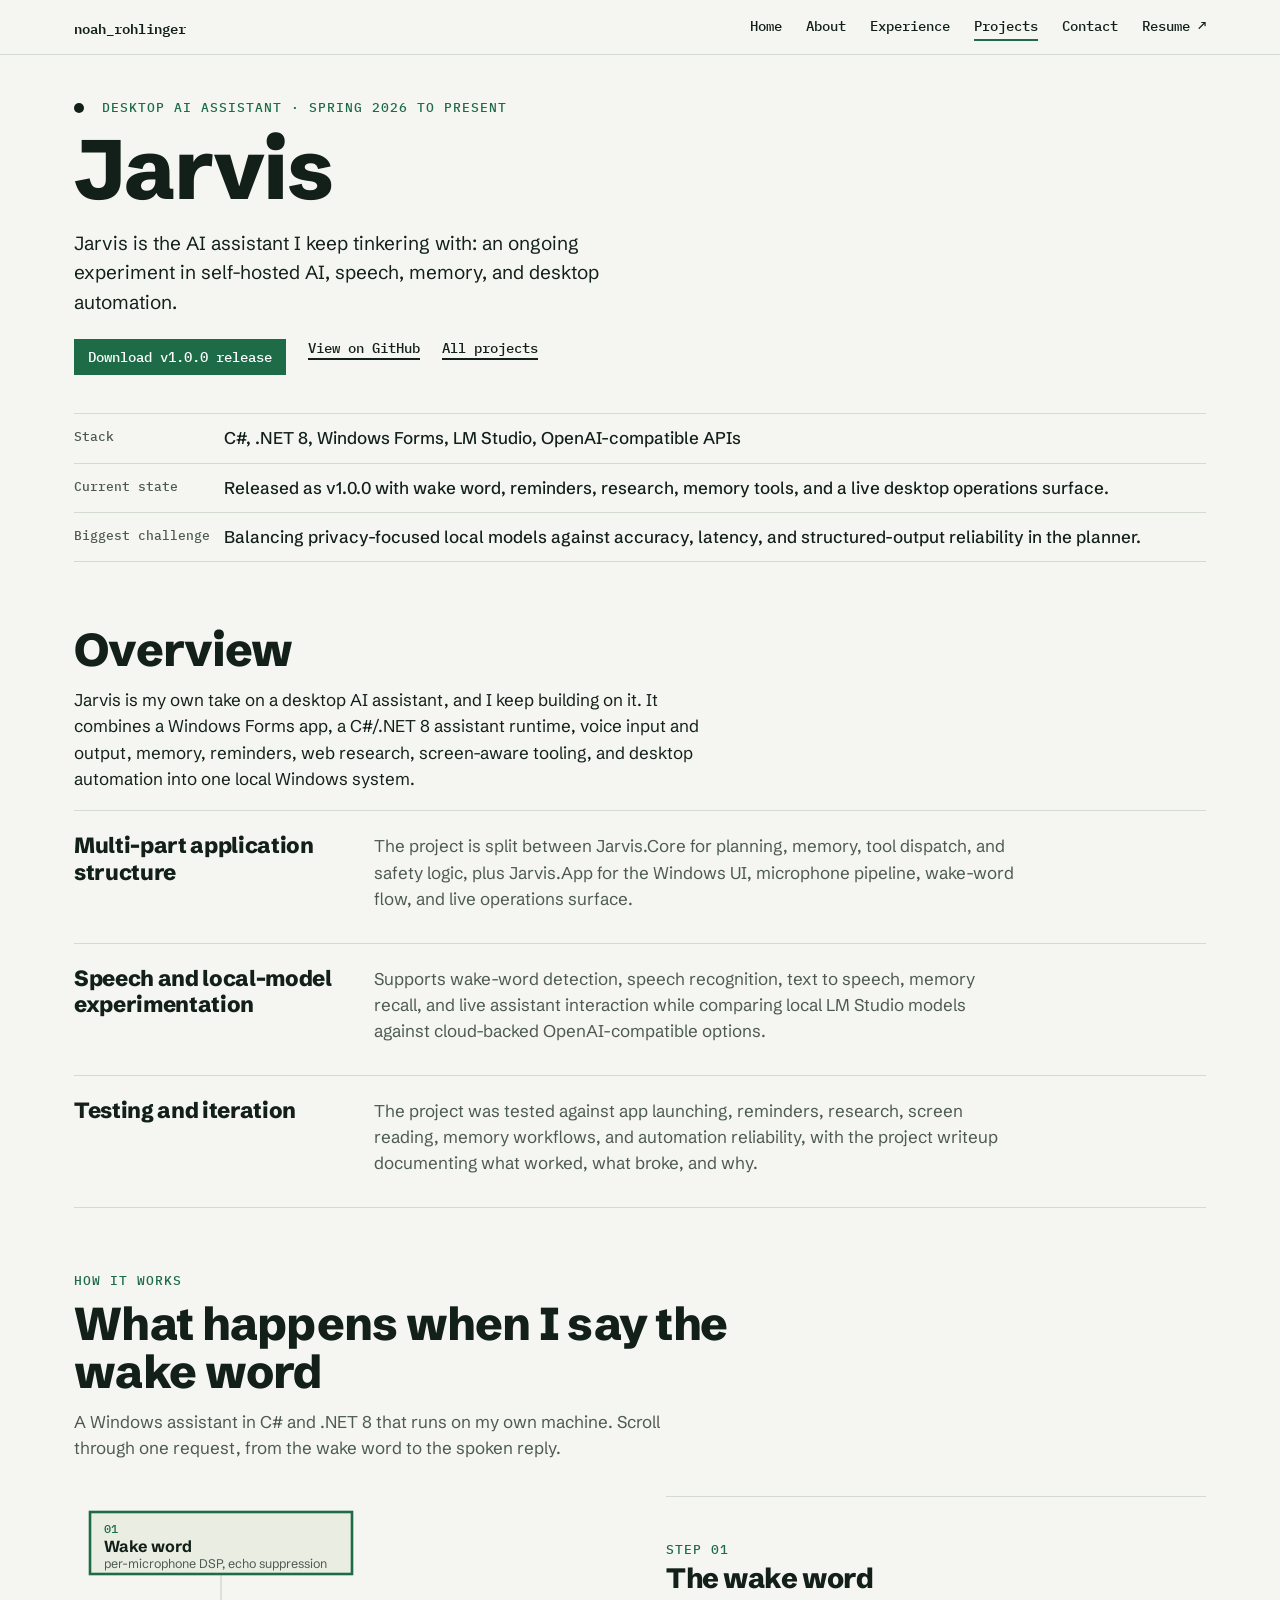
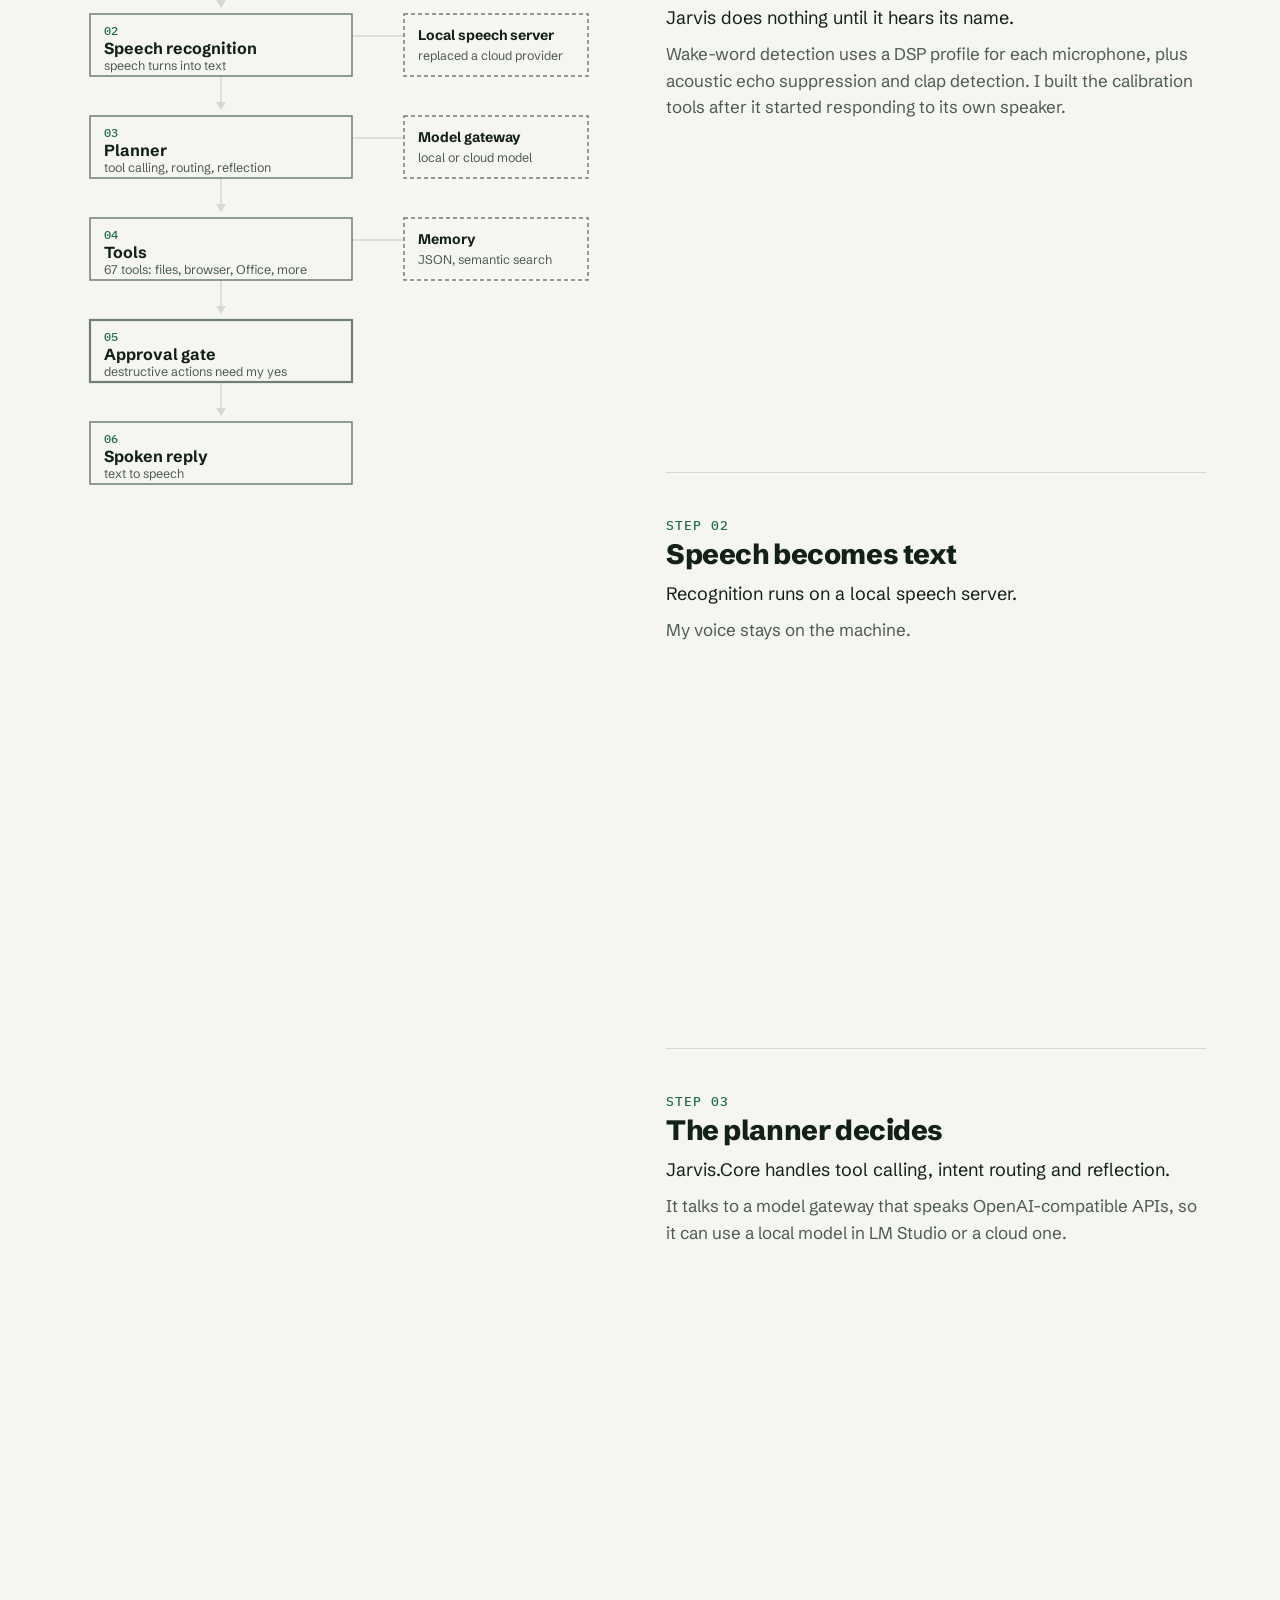
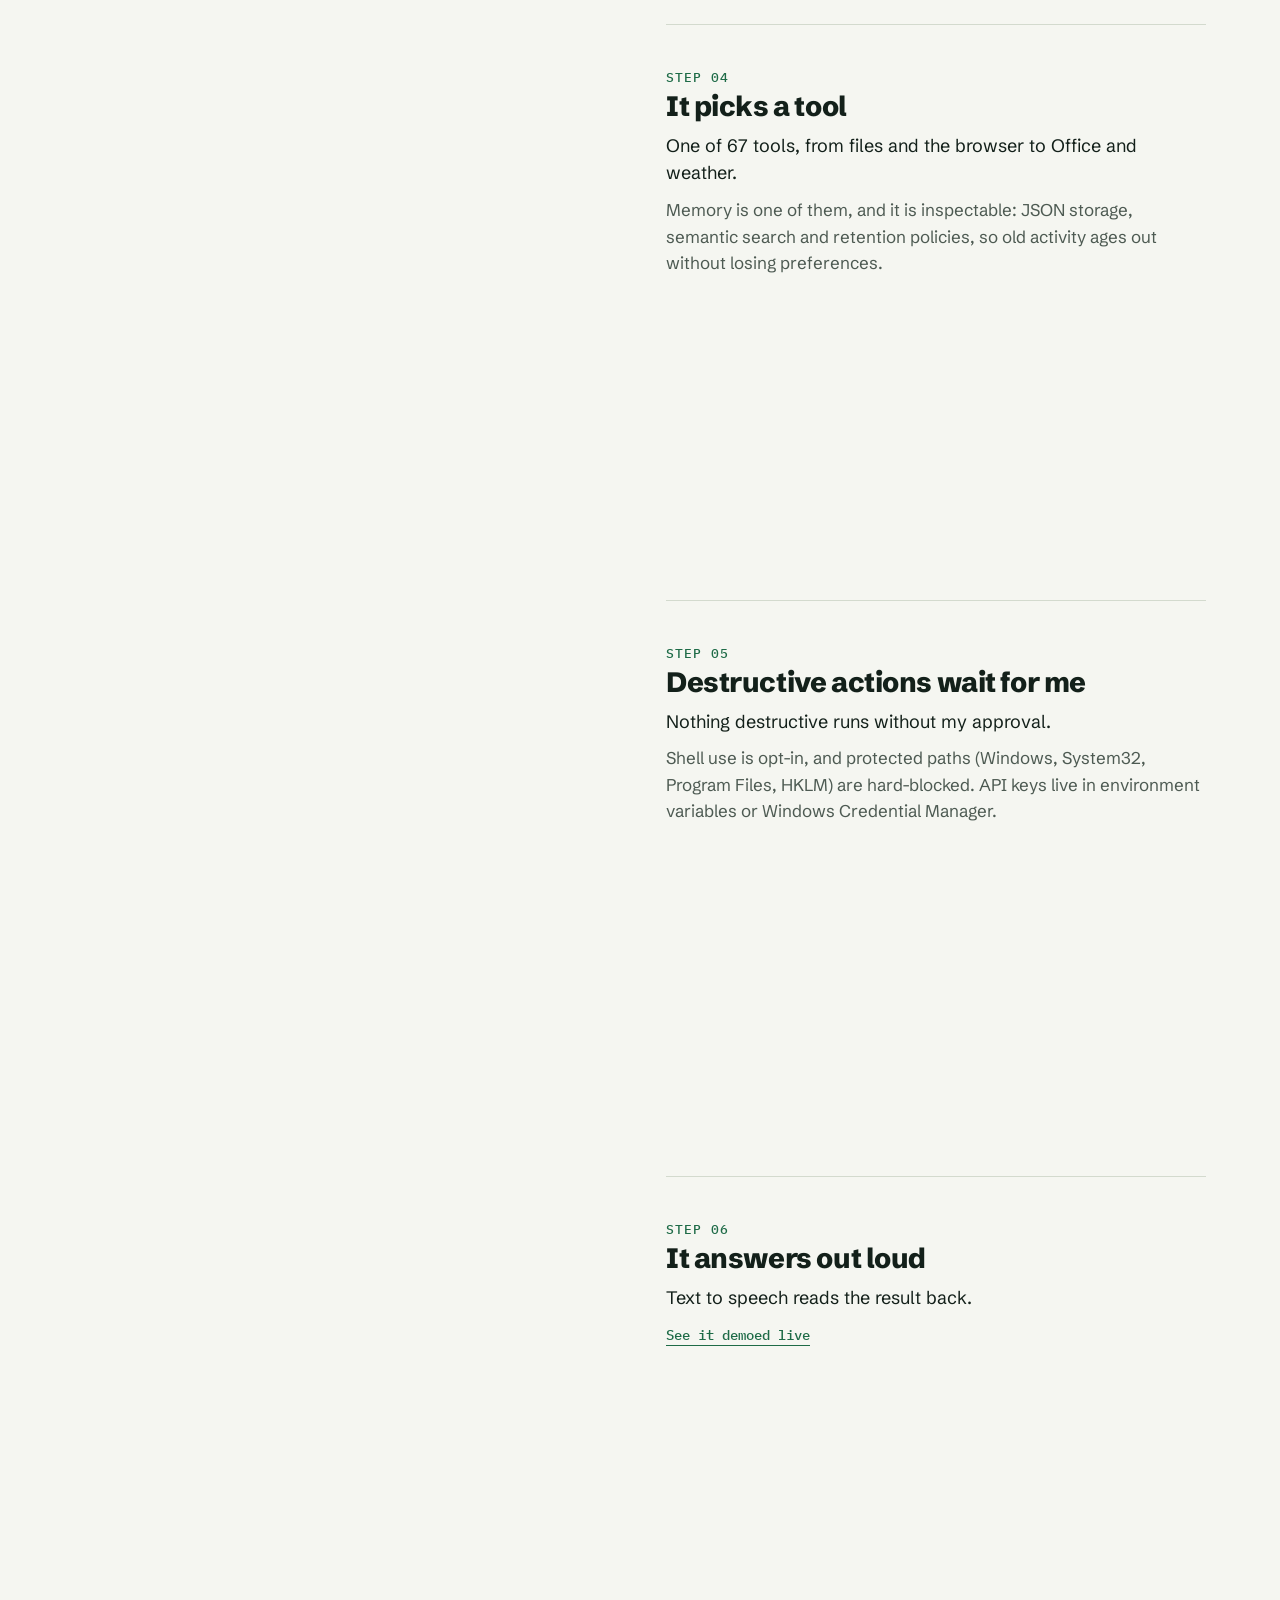
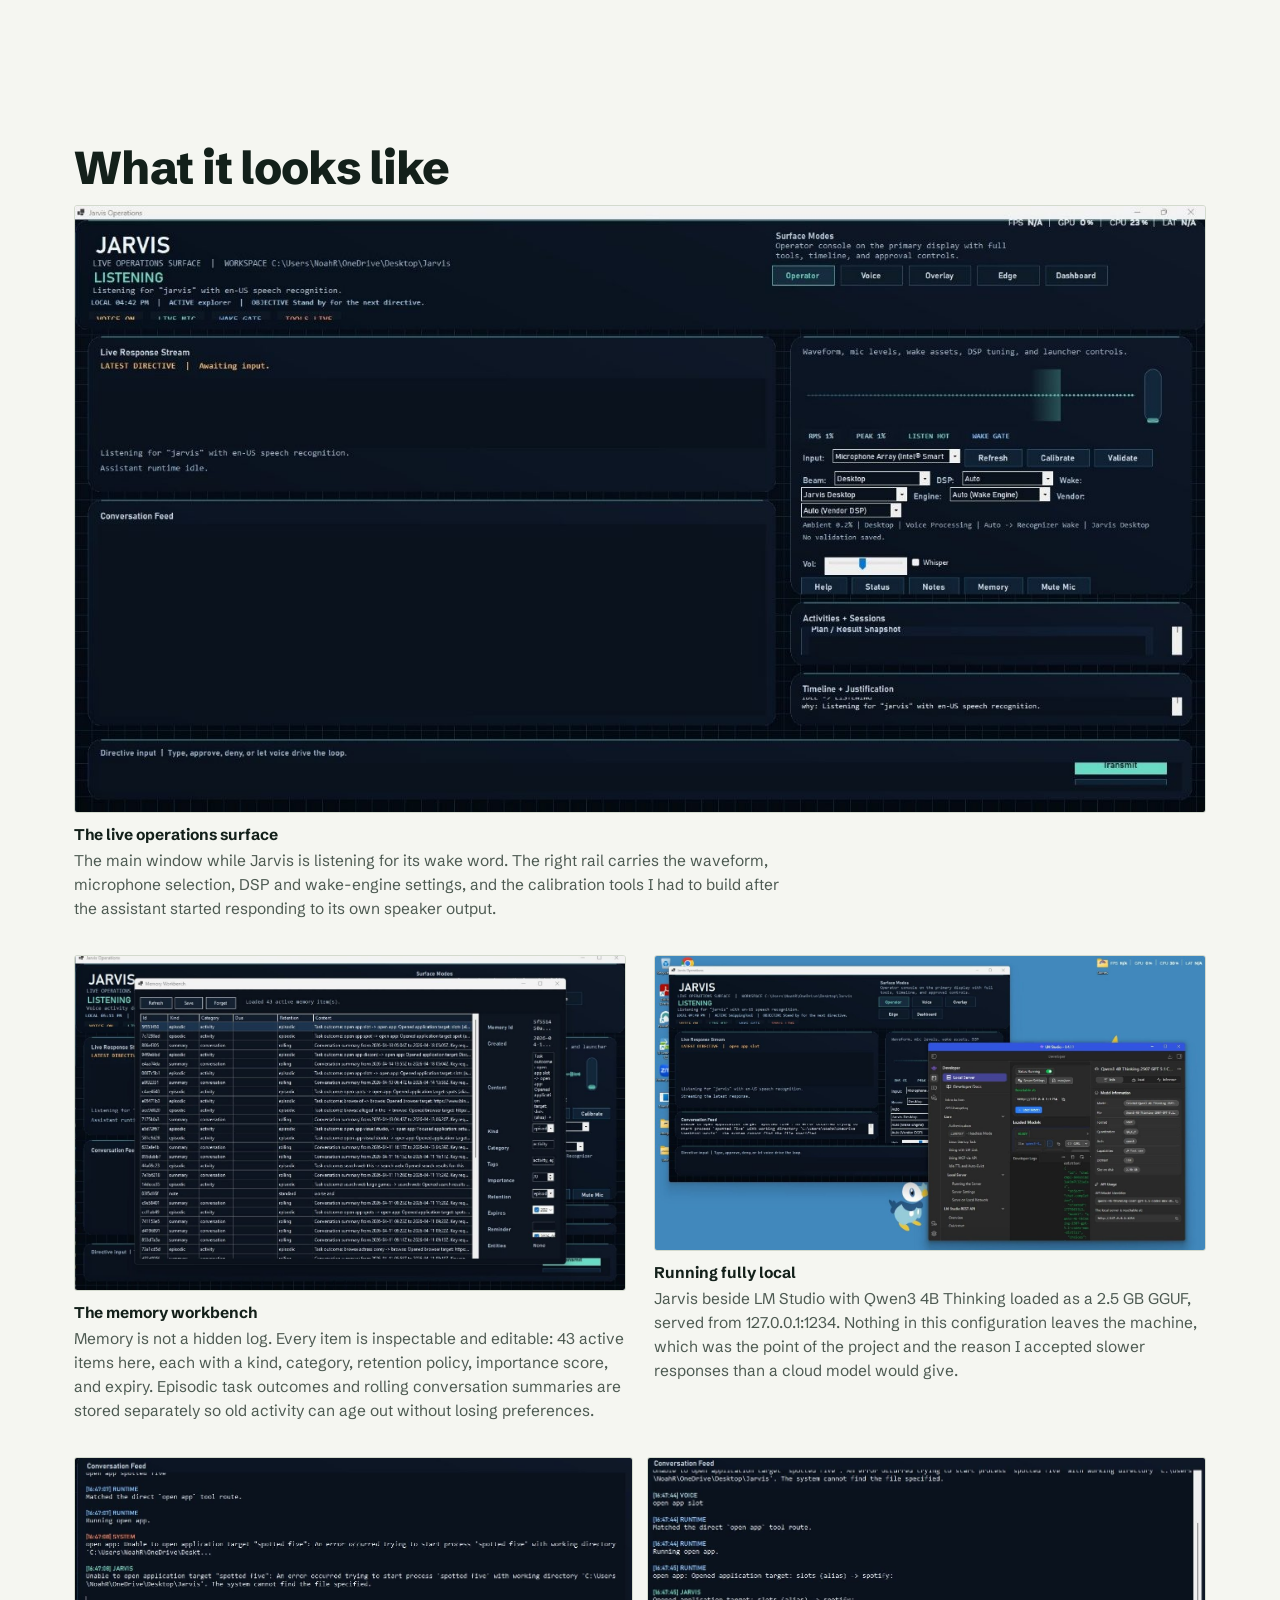
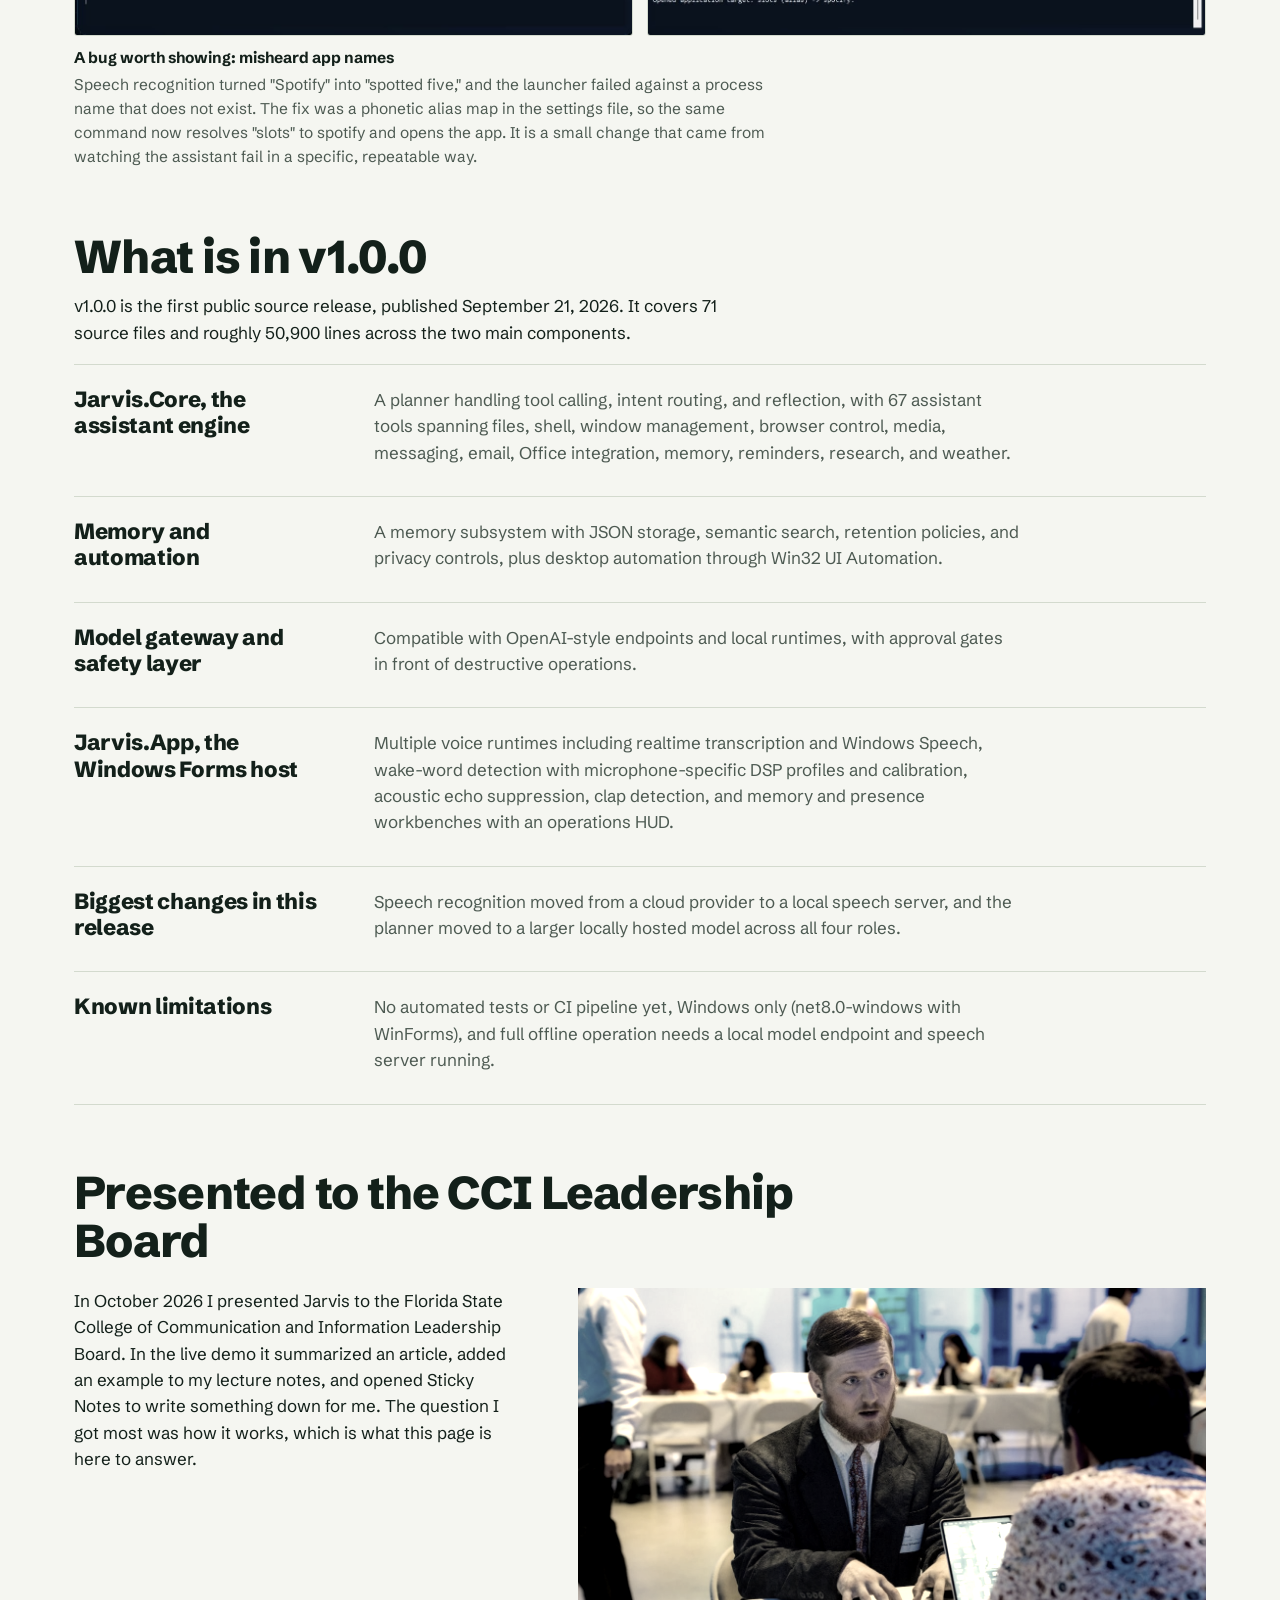
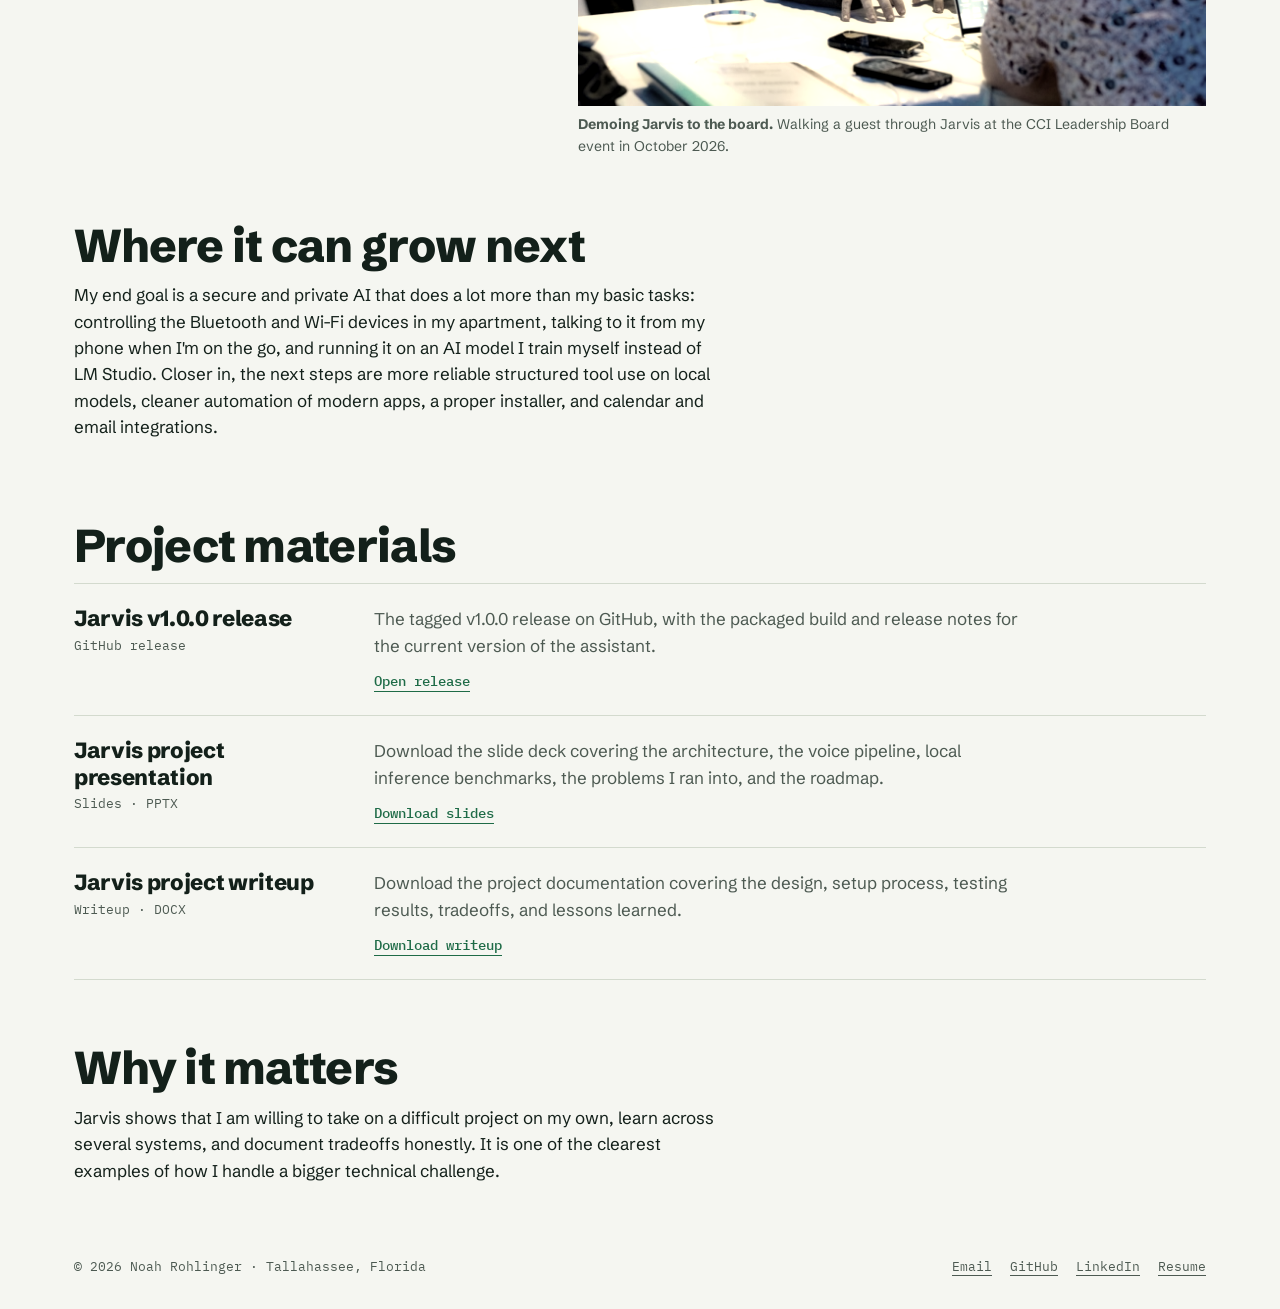
<file: jarvis.html>
<!DOCTYPE html>
<html lang="en">
<head>
<meta charset="UTF-8">
<meta name="viewport" content="width=device-width, initial-scale=1">
<title>Noah Rohlinger | Jarvis</title>
<meta name="description" content="Jarvis: a self-hosted Windows AI assistant in C# and .NET 8 with wake-word detection, speech recognition, memory, and desktop automation. Released as v1.0.0.">
<link rel="canonical" href="https://noahrohling.netlify.app/jarvis.html">
<link rel="icon" href="favicon.ico" sizes="any">
<link rel="apple-touch-icon" href="apple-touch-icon.png">
<meta property="og:title" content="Noah Rohlinger | Jarvis">
<meta property="og:description" content="Jarvis: a self-hosted Windows AI assistant in C# and .NET 8 with wake-word detection, speech recognition, memory, and desktop automation. Released as v1.0.0.">
<meta property="og:type" content="website">
<meta property="og:url" content="https://noahrohling.netlify.app/jarvis.html">
<meta property="og:image" content="https://noahrohling.netlify.app/screenshots/jarvis-operations-surface.jpg">
<meta property="og:image:width" content="1362">
<meta property="og:image:height" content="731">
<meta name="twitter:card" content="summary_large_image">
<script>document.documentElement.className='js'</script>
<link rel="preconnect" href="https://fonts.googleapis.com"><link rel="preconnect" href="https://fonts.gstatic.com" crossorigin>
<link rel="stylesheet" href="https://fonts.googleapis.com/css2?family=Schibsted+Grotesk:wght@400;500;700;800&amp;family=IBM+Plex+Mono:wght@400;500;600&amp;display=swap">
<link rel="stylesheet" href="site.css">
<style>
/* ---------- how it works: scrollytelling ---------- */
.tell{display:grid;gap:30px;margin-top:34px}
.dia{margin:0}
.dia svg{display:block;width:100%;max-width:520px;height:auto;margin:0 auto}
.step{padding:26px 0;border-top:1px solid var(--line);scroll-margin-top:30vh}
.step .n{font:500 12.5px var(--mono);color:var(--acc);letter-spacing:.08em;margin:0 0 6px}
.step h3{font-size:28px;line-height:1.1;margin-bottom:10px}
.step p{margin:0 0 10px;color:var(--mute);max-width:32em}
.step p.say{color:var(--ink);font-size:18px}
.step a{font:500 14px var(--mono);color:var(--acc);text-underline-offset:5px}
@media(min-width:900px){
 .tell{grid-template-columns:minmax(0,520px) minmax(0,1fr);gap:72px;align-items:start}
 .dia{position:sticky;top:34px}
 .step{min-height:64vh;padding:44px 0 0}
 .step:last-child{min-height:56vh}
}
/* diagram parts */
.dia .nd rect{fill:var(--bg);stroke:var(--ink);stroke-width:1.5;transition:fill .25s,stroke .25s}
.dia .nd .no{font:500 11.5px var(--mono);fill:var(--acc)}
.dia .nd .tt{font:700 16px "Schibsted Grotesk",sans-serif;fill:var(--ink)}
.dia .nd .ss{font:400 12.5px "Schibsted Grotesk",sans-serif;fill:var(--mute)}
.dia .nd.aux rect{stroke-dasharray:4 3;stroke:var(--wire)}
.dia .nd.gate rect{stroke-width:2.2}
.dia .ed{stroke:var(--ink);stroke-width:1.5;fill:none;transition:stroke .25s}
.dia .ah{fill:var(--ink);transition:fill .25s}
/* live (scroll-driven): the current part is lit, earlier parts stay inked, later ones go pale */
.live .nd rect{stroke:var(--wire)}.live .ed{stroke:var(--line)}.live .ah{fill:var(--line)}
.live .nd.seen rect{stroke:var(--ink)}.live .ed.seen{stroke:var(--ink)}.live .ah.seen{fill:var(--ink)}
.live .nd.on rect{fill:var(--panel);stroke:var(--acc);stroke-width:2.6}
.live .nd.aux.seen rect{stroke:var(--wire)}.live .nd.aux.on rect{stroke:var(--acc)}
.live .ed.on{stroke:var(--acc)}.live .ah.on{fill:var(--acc)}
/* phone: the same flow as a vertical list, readable at 14px and up */
.dia-m{list-style:none;margin:0;padding:0}
.dia-m li{position:relative;border:1.5px solid var(--ink);padding:10px 14px 11px;margin:0 0 26px;background:var(--bg)}
.dia-m li:not(:last-child)::after{content:"";position:absolute;left:28px;top:100%;height:26px;border-left:1.5px solid var(--ink)}
.dia-m li:not(:last-child)::before{content:"";position:absolute;left:23px;top:calc(100% + 15px);border:5.5px solid transparent;border-top:9px solid var(--ink);border-bottom:0;z-index:1}
.dia-m .gate{border-width:2.4px}
.dia-m .no{display:block;font:500 14px var(--mono);color:var(--acc)}
.dia-m b{display:block;font-size:18px;line-height:1.2}
.dia-m span.s{display:block;font-size:15px;color:var(--mute);margin-top:2px}
.dia-m .with{display:block;margin-top:8px;padding:6px 10px;border:1.5px dashed var(--wire);font-size:14px;line-height:1.35}
.dia-m .with b{display:inline;font-size:14px}
.dia-m .with i{font-style:normal;color:var(--mute)}
@media(min-width:900px){.dia-m{display:none}}
@media(max-width:899px){.dia{display:none}.step{border-top:1px solid var(--line)}}

/* ---------- screenshots ---------- */
.shots{display:grid;gap:34px 28px;margin-top:8px}
.shot{margin:0}
.shot img{display:block;width:100%;height:auto;border:1px solid var(--line);border-radius:3px}
.shot .pair{display:grid;gap:14px}
.shot figcaption{margin-top:10px;font-size:15.5px;color:var(--mute);max-width:46em}
.shot figcaption strong{display:block;color:var(--ink);font-weight:700;margin-bottom:2px}
@media(min-width:900px){
 .shots{grid-template-columns:1fr 1fr}.shot.wide{grid-column:1/-1}
 .shot .pair{grid-template-columns:1fr 1fr}
}

/* ---------- presented ---------- */
.pres{display:grid;gap:26px}
/* this event photo has a strong blue and magenta cast, so it gets a stronger version of the site grade (--ph-filter): cast removed first, then toned toward the sage palette */
.pres .photo img{width:100%;height:auto;filter:var(--ph-filter-event)}
.pres p{max-width:34em;margin:0 0 14px}
@media(min-width:900px){.pres{grid-template-columns:minmax(0,5fr) minmax(0,7fr);gap:56px;align-items:start}}
.cap{font-size:14px;color:var(--mute);margin-top:8px}

</style>
</head>
<body>
<a class="skip" href="#main">Skip to main content</a>
<header class="site"><div class="wrap bar"><a class="brand" href="index.html">noah_rohlinger</a>
<button class="menu" type="button" aria-expanded="false" aria-controls="nav">Menu</button>
<nav class="top" id="nav" aria-label="Primary"><a href="index.html">Home</a><a href="about.html">About</a><a href="experience.html">Experience</a><a href="projects.html" aria-current="true">Projects</a><a href="contact.html">Contact</a><a class="res" href="resume.pdf" target="_blank" rel="noopener noreferrer">Resume</a></nav></div></header>
<main id="main">

<section class="head"><div class="wrap">
 <p class="lbl"><span class="mk mk-p"></span>&nbsp; Desktop AI assistant &middot; Spring 2026 to present</p>
 <h1>Jarvis</h1>
 <p class="lede">Jarvis is the AI assistant I keep tinkering with: an ongoing experiment in self-hosted AI, speech, memory, and desktop automation.</p>
 <div class="go"><a class="dl" href="https://github.com/noahrohlinger40-commits/My-Personal-AI-Assistant-Jarvis-/releases/tag/v1.0.0" target="_blank" rel="noopener noreferrer">Download v1.0.0 release</a><a href="https://github.com/noahrohlinger40-commits/My-Personal-AI-Assistant-Jarvis-" target="_blank" rel="noopener noreferrer">View on GitHub</a><a href="projects.html">All projects</a></div>
 <dl class="kv" aria-label="Project facts">
  <dt>Stack</dt><dd>C#, .NET 8, Windows Forms, LM Studio, OpenAI-compatible APIs</dd>
  <dt>Current state</dt><dd>Released as v1.0.0 with wake word, reminders, research, memory tools, and a live desktop operations surface.</dd>
  <dt>Biggest challenge</dt><dd>Balancing privacy-focused local models against accuracy, latency, and structured-output reliability in the planner.</dd>
 </dl>
</div></section>

<section class="sec" id="overview" aria-labelledby="ov-h"><div class="wrap">
  <h2 id="ov-h">Overview</h2>
 <p class="prose">Jarvis is my own take on a desktop AI assistant, and I keep building on it. It combines a Windows Forms app, a C#/.NET 8 assistant runtime, voice input and output, memory, reminders, web research, screen-aware tooling, and desktop automation into one local Windows system.</p>
 <ul class="rows pts">
  <li><h3>Multi-part application structure</h3><p>The project is split between Jarvis.Core for planning, memory, tool dispatch, and safety logic, plus Jarvis.App for the Windows UI, microphone pipeline, wake-word flow, and live operations surface.</p></li>
  <li><h3>Speech and local-model experimentation</h3><p>Supports wake-word detection, speech recognition, text to speech, memory recall, and live assistant interaction while comparing local LM Studio models against cloud-backed OpenAI-compatible options.</p></li>
  <li><h3>Testing and iteration</h3><p>The project was tested against app launching, reminders, research, screen reading, memory workflows, and automation reliability, with the project writeup documenting what worked, what broke, and why.</p></li>
 </ul>
</div></section>

<!-- ============ how it works: scrollytelling ============ -->
<section class="sec" id="how" aria-labelledby="how-h"><div class="wrap">
 <p class="lbl">How it works</p>
 <h2 id="how-h">What happens when I say the wake word</h2>
 <p class="deck" style="margin-bottom:0">A Windows assistant in C# and .NET 8 that runs on my own machine. Scroll through one request, from the wake word to the spoken reply.</p>
 <div class="tell">
  <figure class="dia" id="dia">
   <svg viewBox="0 0 520 600" role="img" aria-labelledby="dt dd2"><title id="dt">How a Jarvis request flows</title><desc id="dd2">A request moves from the wake word to speech recognition, the planner, the tools, an approval gate for destructive actions and a spoken reply. A local speech server feeds speech recognition, a model gateway feeds the planner and memory sits beside the tools.</desc>
    <g id="edges">
     <g class="ed" data-s="2"><path d="M147 78V108"/></g><path class="ah" data-s="2" d="M147 112l-5-8h10z"/>
     <g class="ed" data-s="3"><path d="M147 180V210"/></g><path class="ah" data-s="3" d="M147 214l-5-8h10z"/>
     <g class="ed" data-s="4"><path d="M147 282V312"/></g><path class="ah" data-s="4" d="M147 316l-5-8h10z"/>
     <g class="ed" data-s="5"><path d="M147 384V414"/></g><path class="ah" data-s="5" d="M147 418l-5-8h10z"/>
     <g class="ed" data-s="6"><path d="M147 486V516"/></g><path class="ah" data-s="6" d="M147 520l-5-8h10z"/>
     <g class="ed" data-s="2"><path d="M330 140H278"/></g>
     <g class="ed" data-s="3"><path d="M330 242H278"/></g>
     <g class="ed" data-s="4"><path d="M330 344H278"/></g>
    </g>
    <g class="nd" data-s="1"><rect x="16" y="16" width="262" height="62"/><text class="no" x="30" y="37">01</text><text class="tt" x="30" y="56">Wake word</text><text class="ss" x="30" y="72">per-microphone DSP, echo suppression</text></g>
    <g class="nd" data-s="2"><rect x="16" y="118" width="262" height="62"/><text class="no" x="30" y="139">02</text><text class="tt" x="30" y="158">Speech recognition</text><text class="ss" x="30" y="174">speech turns into text</text></g>
    <g class="nd aux" data-s="2"><rect x="330" y="118" width="184" height="62"/><text class="tt" x="344" y="144" style="font-size:14px">Local speech server</text><text class="ss" x="344" y="164">replaced a cloud provider</text></g>
    <g class="nd" data-s="3"><rect x="16" y="220" width="262" height="62"/><text class="no" x="30" y="241">03</text><text class="tt" x="30" y="260">Planner</text><text class="ss" x="30" y="276">tool calling, routing, reflection</text></g>
    <g class="nd aux" data-s="3"><rect x="330" y="220" width="184" height="62"/><text class="tt" x="344" y="246" style="font-size:14px">Model gateway</text><text class="ss" x="344" y="266">local or cloud model</text></g>
    <g class="nd" data-s="4"><rect x="16" y="322" width="262" height="62"/><text class="no" x="30" y="343">04</text><text class="tt" x="30" y="362">Tools</text><text class="ss" x="30" y="378">67 tools: files, browser, Office, more</text></g>
    <g class="nd aux" data-s="4"><rect x="330" y="322" width="184" height="62"/><text class="tt" x="344" y="348" style="font-size:14px">Memory</text><text class="ss" x="344" y="368">JSON, semantic search</text></g>
    <g class="nd gate" data-s="5"><rect x="16" y="424" width="262" height="62"/><text class="no" x="30" y="445">05</text><text class="tt" x="30" y="464">Approval gate</text><text class="ss" x="30" y="480">destructive actions need my yes</text></g>
    <g class="nd" data-s="6"><rect x="16" y="526" width="262" height="62"/><text class="no" x="30" y="547">06</text><text class="tt" x="30" y="566">Spoken reply</text><text class="ss" x="30" y="582">text to speech</text></g>
   </svg>
  </figure>
  <ol class="dia-m" aria-label="How a Jarvis request flows, step by step">
   <li><span class="no">01</span><b>Wake word</b><span class="s">per-microphone DSP, echo suppression</span></li>
   <li><span class="no">02</span><b>Speech recognition</b><span class="s">speech turns into text</span><span class="with"><b>Local speech server</b> <i>replaced a cloud provider</i></span></li>
   <li><span class="no">03</span><b>Planner</b><span class="s">tool calling, routing, reflection</span><span class="with"><b>Model gateway</b> <i>local or cloud model</i></span></li>
   <li><span class="no">04</span><b>Tools</b><span class="s">67 tools: files, browser, Office, more</span><span class="with"><b>Memory</b> <i>JSON, semantic search</i></span></li>
   <li class="gate"><span class="no">05</span><b>Approval gate</b><span class="s">destructive actions need my yes</span></li>
   <li><span class="no">06</span><b>Spoken reply</b><span class="s">text to speech</span></li>
  </ol>
  <div class="steps" id="steps">
   <article class="step" id="step1" data-s="1"><p class="n">STEP 01</p><h3>The wake word</h3><p class="say">Jarvis does nothing until it hears its name.</p><p>Wake-word detection uses a DSP profile for each microphone, plus acoustic echo suppression and clap detection. I built the calibration tools after it started responding to its own speaker.</p></article>
   <article class="step" id="step2" data-s="2"><p class="n">STEP 02</p><h3>Speech becomes text</h3><p class="say">Recognition runs on a local speech server.</p><p>My voice stays on the machine.</p></article>
   <article class="step" id="step3" data-s="3"><p class="n">STEP 03</p><h3>The planner decides</h3><p class="say">Jarvis.Core handles tool calling, intent routing and reflection.</p><p>It talks to a model gateway that speaks OpenAI-compatible APIs, so it can use a local model in LM Studio or a cloud one.</p></article>
   <article class="step" id="step4" data-s="4"><p class="n">STEP 04</p><h3>It picks a tool</h3><p class="say">One of 67 tools, from files and the browser to Office and weather.</p><p>Memory is one of them, and it is inspectable: JSON storage, semantic search and retention policies, so old activity ages out without losing preferences.</p></article>
   <article class="step" id="step5" data-s="5"><p class="n">STEP 05</p><h3>Destructive actions wait for me</h3><p class="say">Nothing destructive runs without my approval.</p><p>Shell use is opt-in, and protected paths (Windows, System32, Program Files, HKLM) are hard-blocked. API keys live in environment variables or Windows Credential Manager.</p></article>
   <article class="step" id="step6" data-s="6"><p class="n">STEP 06</p><h3>It answers out loud</h3><p class="say">Text to speech reads the result back.</p><a href="#presented">See it demoed live</a></article>
  </div>
 </div>
</div></section>

<section class="sec" id="screens" aria-labelledby="sc-h"><div class="wrap">
  <h2 id="sc-h">What it looks like</h2>
 <div class="shots">
  <figure class="shot wide">
   <img src="screenshots/jarvis-operations-surface.jpg" alt="Jarvis live operations surface: wake-word status, response stream, conversation feed, waveform, microphone controls, and DSP tuning in one window." width="1362" height="731" loading="lazy" decoding="async">
   <figcaption><strong>The live operations surface</strong> The main window while Jarvis is listening for its wake word. The right rail carries the waveform, microphone selection, DSP and wake-engine settings, and the calibration tools I had to build after the assistant started responding to its own speaker output.</figcaption>
  </figure>
  <figure class="shot">
   <img src="screenshots/jarvis-memory-workbench.jpg" alt="Jarvis memory workbench listing 43 active memory items with id, kind, category, retention policy, and content columns." width="1261" height="765" loading="lazy" decoding="async">
   <figcaption><strong>The memory workbench</strong> Memory is not a hidden log. Every item is inspectable and editable: 43 active items here, each with a kind, category, retention policy, importance score, and expiry. Episodic task outcomes and rolling conversation summaries are stored separately so old activity can age out without losing preferences.</figcaption>
  </figure>
  <figure class="shot">
   <img src="screenshots/jarvis-local-inference.jpg" alt="Jarvis running beside LM Studio with the Qwen3 4B Thinking model loaded and a local server listening on 127.0.0.1:1234." width="1358" height="725" loading="lazy" decoding="async">
   <figcaption><strong>Running fully local</strong> Jarvis beside LM Studio with Qwen3 4B Thinking loaded as a 2.5 GB GGUF, served from 127.0.0.1:1234. Nothing in this configuration leaves the machine, which was the point of the project and the reason I accepted slower responses than a cloud model would give.</figcaption>
  </figure>
  <figure class="shot wide">
   <div class="pair">
    <img src="screenshots/jarvis-alias-before.jpg" alt="Conversation feed showing Jarvis failing to open an application because speech recognition heard the word spotted five instead of Spotify." width="1169" height="373" loading="lazy" decoding="async">
    <img src="screenshots/jarvis-alias-after.jpg" alt="Conversation feed showing the same command succeeding, with the runtime resolving slots as an alias to spotify." width="1149" height="365" loading="lazy" decoding="async">
   </div>
   <figcaption><strong>A bug worth showing: misheard app names</strong> Speech recognition turned "Spotify" into "spotted five," and the launcher failed against a process name that does not exist. The fix was a phonetic alias map in the settings file, so the same command now resolves "slots" to spotify and opens the app. It is a small change that came from watching the assistant fail in a specific, repeatable way.</figcaption>
  </figure>
 </div>
</div></section>

<section class="sec" id="v100" aria-labelledby="v-h"><div class="wrap">
  <h2 id="v-h">What is in v1.0.0</h2>
 <p class="prose">v1.0.0 is the first public source release, published September 21, 2026. It covers 71 source files and roughly 50,900 lines across the two main components.</p>
 <ul class="rows pts">
  <li><h3>Jarvis.Core, the assistant engine</h3><p>A planner handling tool calling, intent routing, and reflection, with 67 assistant tools spanning files, shell, window management, browser control, media, messaging, email, Office integration, memory, reminders, research, and weather.</p></li>
  <li><h3>Memory and automation</h3><p>A memory subsystem with JSON storage, semantic search, retention policies, and privacy controls, plus desktop automation through Win32 UI Automation.</p></li>
  <li><h3>Model gateway and safety layer</h3><p>Compatible with OpenAI-style endpoints and local runtimes, with approval gates in front of destructive operations.</p></li>
  <li><h3>Jarvis.App, the Windows Forms host</h3><p>Multiple voice runtimes including realtime transcription and Windows Speech, wake-word detection with microphone-specific DSP profiles and calibration, acoustic echo suppression, clap detection, and memory and presence workbenches with an operations HUD.</p></li>
  <li><h3>Biggest changes in this release</h3><p>Speech recognition moved from a cloud provider to a local speech server, and the planner moved to a larger locally hosted model across all four roles.</p></li>
  <li><h3>Known limitations</h3><p>No automated tests or CI pipeline yet, Windows only (net8.0-windows with WinForms), and full offline operation needs a local model endpoint and speech server running.</p></li>
 </ul>
</div></section>

<section class="sec" id="presented" aria-labelledby="p-h"><div class="wrap">
  <h2 id="p-h">Presented to the CCI Leadership Board</h2>
 <div class="pres" style="margin-top:22px">
  <div>
   <p>In October 2026 I presented Jarvis to the Florida State College of Communication and Information Leadership Board. In the live demo it summarized an article, added an example to my lecture notes, and opened Sticky Notes to write something down for me. The question I got most was how it works, which is what this page is here to answer.</p>
  </div>
  <figure class="photo">
   <img src="photos/jarvis-cci-demo.jpg" alt="Noah Rohlinger demoing Jarvis on his laptop to a guest at the CCI Leadership Board event." width="1280" height="853" loading="lazy" decoding="async">
   <figcaption class="cap"><strong>Demoing Jarvis to the board.</strong> Walking a guest through Jarvis at the CCI Leadership Board event in October 2026.</figcaption>
  </figure>
 </div>
</div></section>

<section class="sec" id="next" aria-labelledby="n-h"><div class="wrap">
  <h2 id="n-h">Where it can grow next</h2>
 <p class="prose">My end goal is a secure and private AI that does a lot more than my basic tasks: controlling the Bluetooth and Wi-Fi devices in my apartment, talking to it from my phone when I'm on the go, and running it on an AI model I train myself instead of LM Studio. Closer in, the next steps are more reliable structured tool use on local models, cleaner automation of modern apps, a proper installer, and calendar and email integrations.</p>
</div></section>

<section class="sec" id="materials" aria-labelledby="m-h"><div class="wrap">
  <h2 id="m-h">Project materials</h2>
 <ul class="rows">
  <li><div><h3>Jarvis v1.0.0 release</h3><p class="kind">GitHub release</p></div><div><p>The tagged v1.0.0 release on GitHub, with the packaged build and release notes for the current version of the assistant.</p><a class="act" href="https://github.com/noahrohlinger40-commits/My-Personal-AI-Assistant-Jarvis-/releases/tag/v1.0.0" target="_blank" rel="noopener noreferrer">Open release</a></div></li>
  <li><div><h3>Jarvis project presentation</h3><p class="kind">Slides &middot; PPTX</p></div><div><p>Download the slide deck covering the architecture, the voice pipeline, local inference benchmarks, the problems I ran into, and the roadmap.</p><a class="act" href="jarvis-presentation.pptx" download="jarvis-presentation.pptx">Download slides</a></div></li>
  <li><div><h3>Jarvis project writeup</h3><p class="kind">Writeup &middot; DOCX</p></div><div><p>Download the project documentation covering the design, setup process, testing results, tradeoffs, and lessons learned.</p><a class="act" href="jarvis-final-project.docx" download="jarvis-final-project.docx">Download writeup</a></div></li>
 </ul>
</div></section>

<section class="sec" id="why" aria-labelledby="w-h"><div class="wrap">
  <h2 id="w-h">Why it matters</h2>
 <p class="prose">Jarvis shows that I am willing to take on a difficult project on my own, learn across several systems, and document tradeoffs honestly. It is one of the clearest examples of how I handle a bigger technical challenge.</p>
</div></section>

</main>
<footer class="site"><div class="wrap"><span>&copy; 2026 Noah Rohlinger &middot; Tallahassee, Florida</span>
<nav aria-label="Elsewhere"><a href="mailto:noah.rohlinger40@gmail.com">Email</a><a href="https://github.com/noahrohlinger40-commits" target="_blank" rel="noopener noreferrer">GitHub</a><a href="https://www.linkedin.com/in/noah-rohlinger" target="_blank" rel="noopener noreferrer">LinkedIn</a><a href="resume.pdf" target="_blank" rel="noopener noreferrer">Resume</a></nav></div></footer>
<script>
var b=document.querySelector('.menu'),n=document.getElementById('nav');
b.onclick=function(){b.setAttribute('aria-expanded',n.classList.toggle('open'))};
addEventListener('keydown',function(e){if(e.key=='Escape'&&n.classList.contains('open')){n.classList.remove('open');b.setAttribute('aria-expanded','false');b.focus()}});
// Scrollytelling: the last step whose top has passed the middle of the screen lights its part of the diagram.
// Without JS, with reduced motion, or on a phone, the diagram stays fully drawn and nothing changes on scroll.
(function(){
 if(matchMedia('(prefers-reduced-motion:reduce)').matches)return;
 var dia=document.getElementById('dia'),steps=[].slice.call(document.querySelectorAll('.step'));
 function set(k){
  dia.classList.add('live');
  dia.querySelectorAll('[data-s]').forEach(function(el){var s=+el.dataset.s;
   el.classList.toggle('on',s==k);el.classList.toggle('seen',s<k)});
 }
 var tick=0;
 function pick(){tick=0;var k=1,line=innerHeight*.5;steps.forEach(function(s){if(s.getBoundingClientRect().top<line)k=+s.dataset.s});set(k)}
 pick();
 addEventListener('scroll',function(){if(!tick)tick=requestAnimationFrame(pick)},{passive:true});addEventListener('resize',pick);
})();
</script>
</body>
</html>
</file>
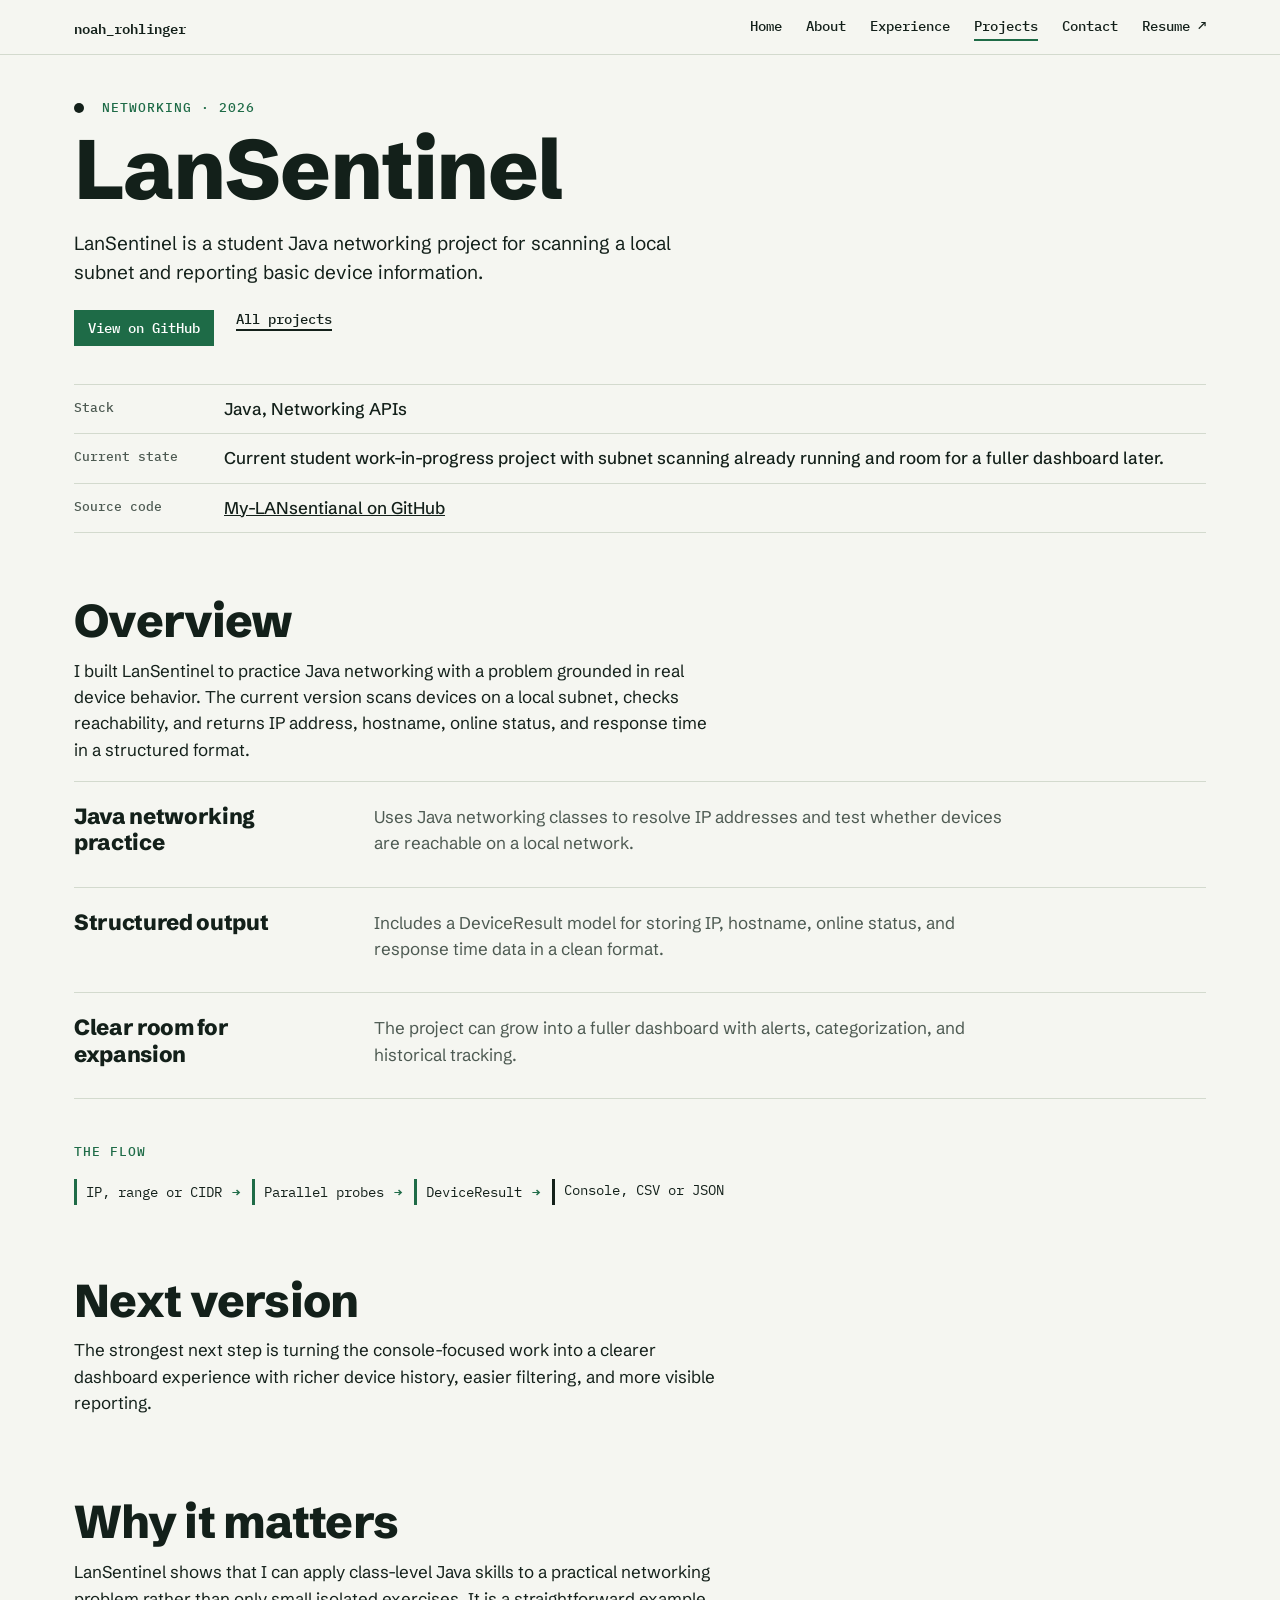
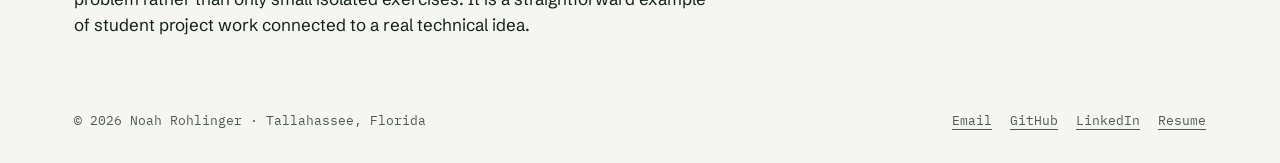
<file: lansentinel.html>
<!DOCTYPE html>
<html lang="en">
<head>
<meta charset="UTF-8">
<meta name="viewport" content="width=device-width, initial-scale=1">
<title>Noah Rohlinger | LanSentinel</title>
<meta name="description" content="LanSentinel: a Java networking utility that scans a local subnet and reports IP address, hostname, online status, and response time per device.">
<link rel="canonical" href="https://noahrohling.netlify.app/lansentinel.html">
<link rel="icon" href="favicon.ico" sizes="any">
<link rel="apple-touch-icon" href="apple-touch-icon.png">
<meta property="og:title" content="Noah Rohlinger | LanSentinel">
<meta property="og:description" content="LanSentinel: a Java networking utility that scans a local subnet and reports IP address, hostname, online status, and response time per device.">
<meta property="og:type" content="website">
<meta property="og:url" content="https://noahrohling.netlify.app/lansentinel.html">
<meta property="og:image" content="https://noahrohling.netlify.app/social-card.png">
<meta property="og:image:width" content="1200">
<meta property="og:image:height" content="630">
<meta name="twitter:card" content="summary_large_image">
<script>document.documentElement.className='js'</script>
<link rel="preconnect" href="https://fonts.googleapis.com"><link rel="preconnect" href="https://fonts.gstatic.com" crossorigin>
<link rel="stylesheet" href="https://fonts.googleapis.com/css2?family=Schibsted+Grotesk:wght@400;500;700;800&amp;family=IBM+Plex+Mono:wght@400;500;600&amp;display=swap">
<link rel="stylesheet" href="site.css">
</head>
<body>
<a class="skip" href="#main">Skip to main content</a>
<header class="site"><div class="wrap bar"><a class="brand" href="index.html">noah_rohlinger</a>
<button class="menu" type="button" aria-expanded="false" aria-controls="nav">Menu</button>
<nav class="top" id="nav" aria-label="Primary"><a href="index.html">Home</a><a href="about.html">About</a><a href="experience.html">Experience</a><a href="projects.html" aria-current="true">Projects</a><a href="contact.html">Contact</a><a class="res" href="resume.pdf" target="_blank" rel="noopener noreferrer">Resume</a></nav></div></header>
<main id="main">
<section class="head"><div class="wrap">
 <p class="lbl"><span class="mk mk-p"></span>&nbsp; Networking &middot; 2026</p>
 <h1>LanSentinel</h1>
 <p class="lede">LanSentinel is a student Java networking project for scanning a local subnet and reporting basic device information.</p>
 <div class="go"><a class="dl" href="https://github.com/noahrohlinger40-commits/My-LANsentianal" target="_blank" rel="noopener noreferrer">View on GitHub</a><a href="projects.html">All projects</a></div>
 <dl class="kv" aria-label="Project facts">
  <dt>Stack</dt><dd>Java, Networking APIs</dd>
  <dt>Current state</dt><dd>Current student work-in-progress project with subnet scanning already running and room for a fuller dashboard later.</dd>
  <dt>Source code</dt><dd><a href="https://github.com/noahrohlinger40-commits/My-LANsentianal" target="_blank" rel="noopener noreferrer">My-LANsentianal on GitHub</a></dd>
 </dl>
</div></section>

<section class="sec" id="overview" aria-labelledby="ov-h"><div class="wrap">
 <h2 id="ov-h">Overview</h2>
 <p class="prose">I built LanSentinel to practice Java networking with a problem grounded in real device behavior. The current version scans devices on a local subnet, checks reachability, and returns IP address, hostname, online status, and response time in a structured format.</p>
 <ul class="rows pts">
  <li><h3>Java networking practice</h3><p>Uses Java networking classes to resolve IP addresses and test whether devices are reachable on a local network.</p></li>
  <li><h3>Structured output</h3><p>Includes a DeviceResult model for storing IP, hostname, online status, and response time data in a clean format.</p></li>
  <li><h3>Clear room for expansion</h3><p>The project can grow into a fuller dashboard with alerts, categorization, and historical tracking.</p></li>
 </ul>
 <h3 class="sub">The flow</h3>
 <ol class="flow"><li>IP, range or CIDR</li><li>Parallel probes</li><li>DeviceResult</li><li>Console, CSV or JSON</li></ol>
</div></section>

<section class="sec" aria-labelledby="s0-h"><div class="wrap">
 <h2 id="s0-h">Next version</h2>
 <p class="prose">The strongest next step is turning the console-focused work into a clearer dashboard experience with richer device history, easier filtering, and more visible reporting.</p>
</div></section>

<section class="sec" aria-labelledby="s1-h"><div class="wrap">
 <h2 id="s1-h">Why it matters</h2>
 <p class="prose">LanSentinel shows that I can apply class-level Java skills to a practical networking problem rather than only small isolated exercises. It is a straightforward example of student project work connected to a real technical idea.</p>
</div></section>

</main>
<footer class="site"><div class="wrap"><span>&copy; 2026 Noah Rohlinger &middot; Tallahassee, Florida</span>
<nav aria-label="Elsewhere"><a href="mailto:noah.rohlinger40@gmail.com">Email</a><a href="https://github.com/noahrohlinger40-commits" target="_blank" rel="noopener noreferrer">GitHub</a><a href="https://www.linkedin.com/in/noah-rohlinger" target="_blank" rel="noopener noreferrer">LinkedIn</a><a href="resume.pdf" target="_blank" rel="noopener noreferrer">Resume</a></nav></div></footer>
<script>
var b=document.querySelector('.menu'),n=document.getElementById('nav');
b.onclick=function(){b.setAttribute('aria-expanded',n.classList.toggle('open'))};
addEventListener('keydown',function(e){if(e.key=='Escape'&&n.classList.contains('open')){n.classList.remove('open');b.setAttribute('aria-expanded','false');b.focus()}});
</script>
</body>
</html>
</file>
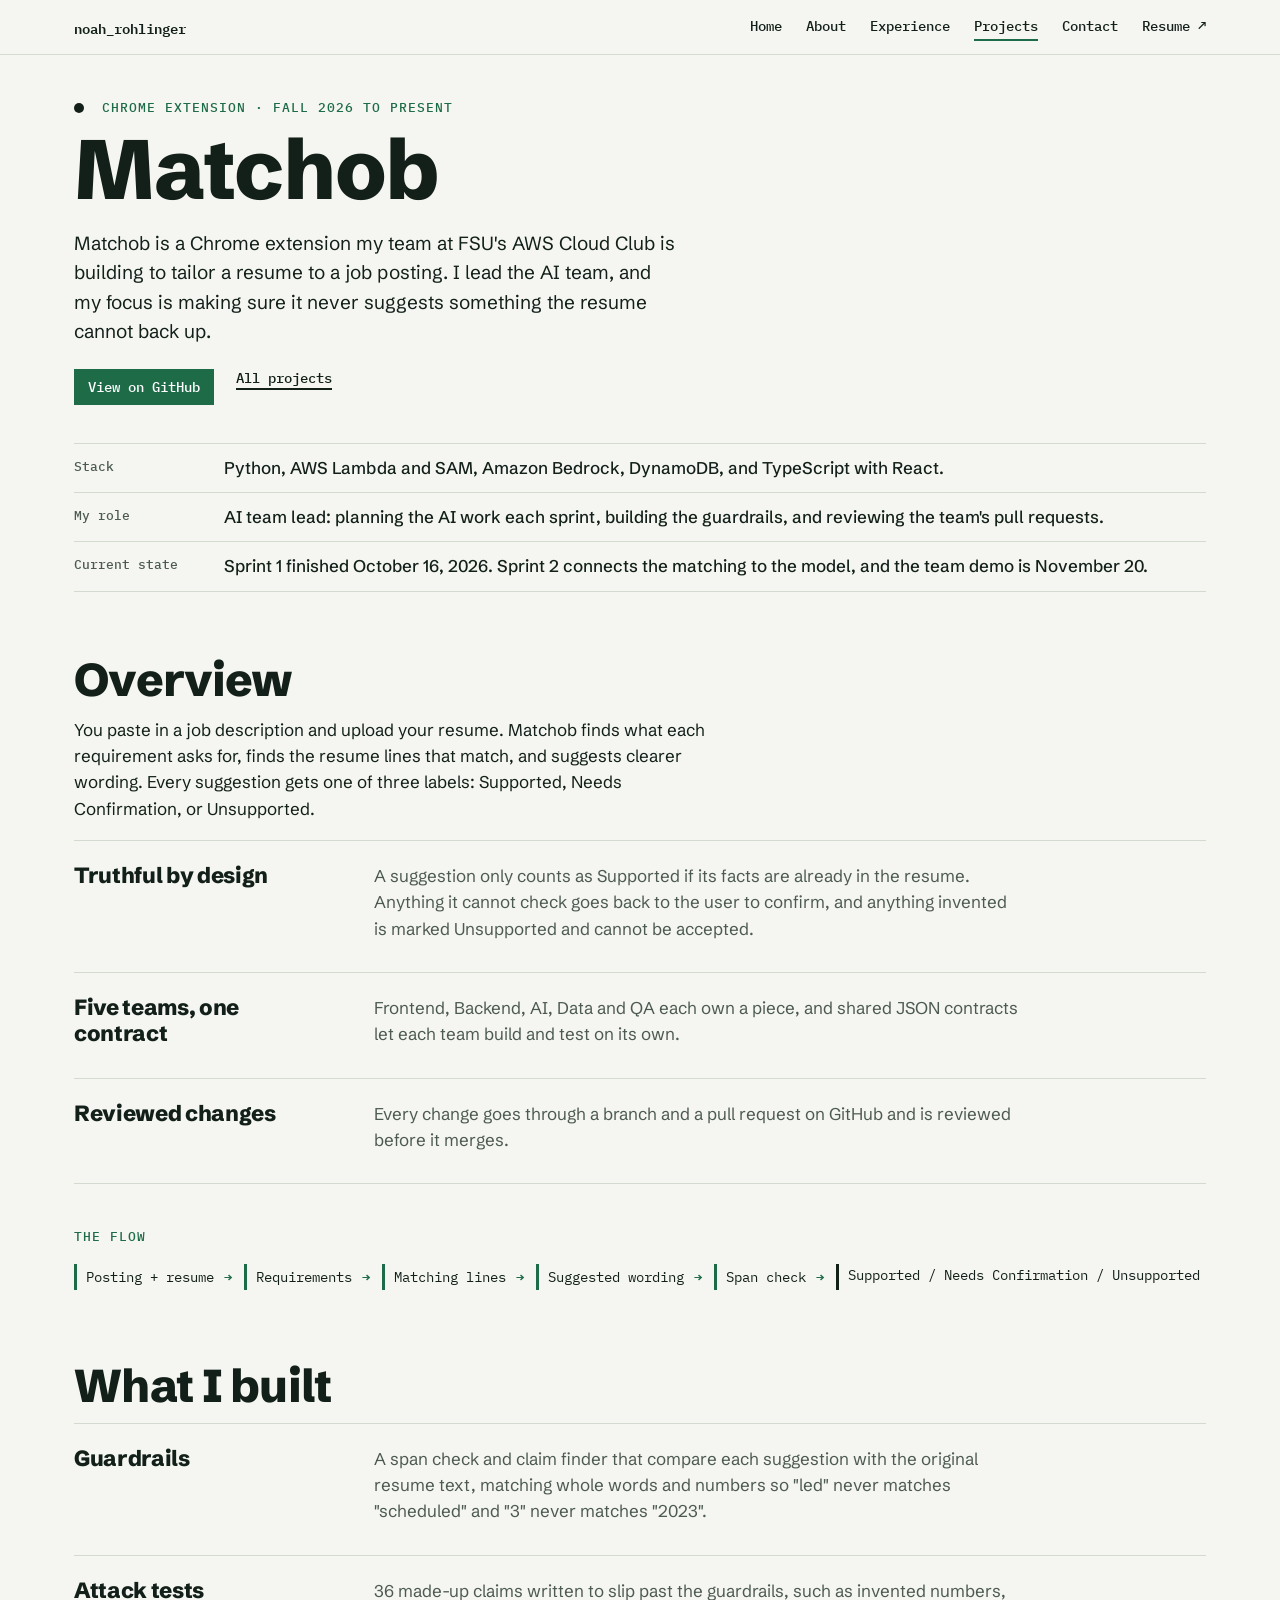
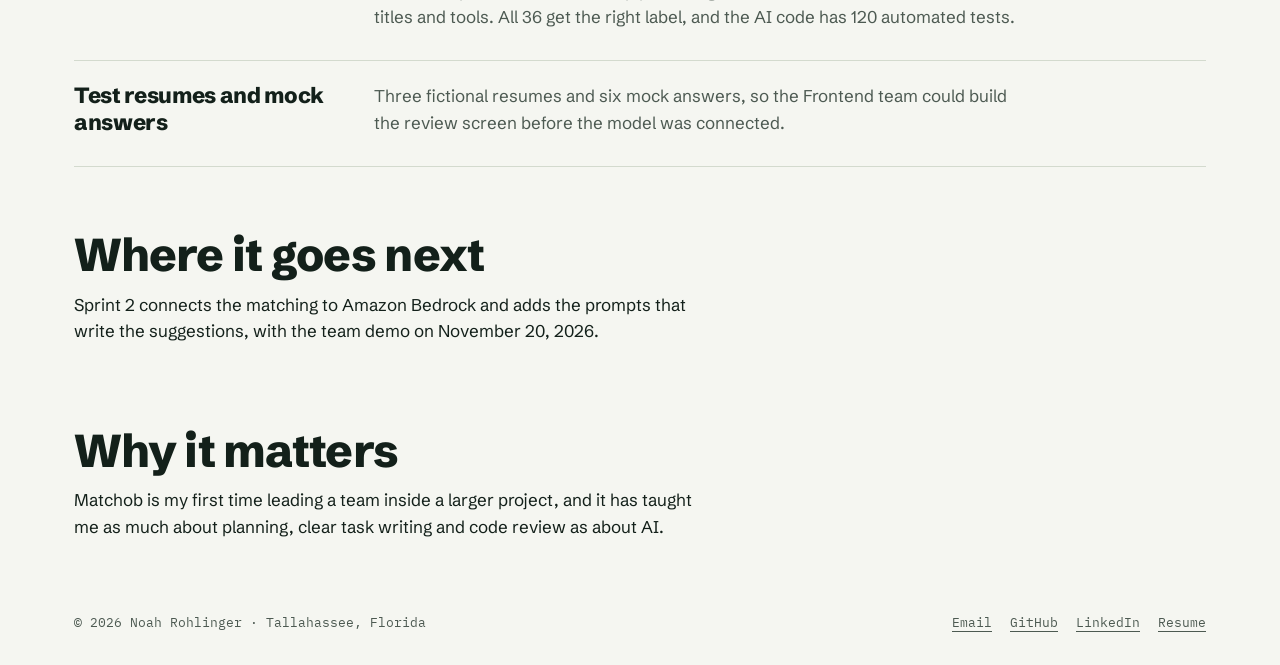
<file: matchob.html>
<!DOCTYPE html>
<html lang="en">
<head>
<meta charset="UTF-8">
<meta name="viewport" content="width=device-width, initial-scale=1">
<title>Noah Rohlinger | Matchob</title>
<meta name="description" content="Matchob: a team-built Chrome extension that tailors a resume to a job posting, where Noah Rohlinger leads the AI team and builds the guardrails that keep every suggestion true to the resume.">
<link rel="canonical" href="https://noahrohling.netlify.app/matchob.html">
<link rel="icon" href="favicon.ico" sizes="any">
<link rel="apple-touch-icon" href="apple-touch-icon.png">
<meta property="og:title" content="Noah Rohlinger | Matchob">
<meta property="og:description" content="Matchob: a team-built Chrome extension that tailors a resume to a job posting, where Noah Rohlinger leads the AI team and builds the guardrails that keep every suggestion true to the resume.">
<meta property="og:type" content="website">
<meta property="og:url" content="https://noahrohling.netlify.app/matchob.html">
<meta property="og:image" content="https://noahrohling.netlify.app/social-card.png">
<meta property="og:image:width" content="1200">
<meta property="og:image:height" content="630">
<meta name="twitter:card" content="summary_large_image">
<script>document.documentElement.className='js'</script>
<link rel="preconnect" href="https://fonts.googleapis.com"><link rel="preconnect" href="https://fonts.gstatic.com" crossorigin>
<link rel="stylesheet" href="https://fonts.googleapis.com/css2?family=Schibsted+Grotesk:wght@400;500;700;800&amp;family=IBM+Plex+Mono:wght@400;500;600&amp;display=swap">
<link rel="stylesheet" href="site.css">
</head>
<body>
<a class="skip" href="#main">Skip to main content</a>
<header class="site"><div class="wrap bar"><a class="brand" href="index.html">noah_rohlinger</a>
<button class="menu" type="button" aria-expanded="false" aria-controls="nav">Menu</button>
<nav class="top" id="nav" aria-label="Primary"><a href="index.html">Home</a><a href="about.html">About</a><a href="experience.html">Experience</a><a href="projects.html" aria-current="true">Projects</a><a href="contact.html">Contact</a><a class="res" href="resume.pdf" target="_blank" rel="noopener noreferrer">Resume</a></nav></div></header>
<main id="main">
<section class="head"><div class="wrap">
 <p class="lbl"><span class="mk mk-p"></span>&nbsp; Chrome extension &middot; Fall 2026 to present</p>
 <h1>Matchob</h1>
 <p class="lede">Matchob is a Chrome extension my team at FSU's AWS Cloud Club is building to tailor a resume to a job posting. I lead the AI team, and my focus is making sure it never suggests something the resume cannot back up.</p>
 <div class="go"><a class="dl" href="https://github.com/FSU-CloudClub/CloudClub-Fall2027-Matchob" target="_blank" rel="noopener noreferrer">View on GitHub</a><a href="projects.html">All projects</a></div>
 <dl class="kv" aria-label="Project facts">
  <dt>Stack</dt><dd>Python, AWS Lambda and SAM, Amazon Bedrock, DynamoDB, and TypeScript with React.</dd>
  <dt>My role</dt><dd>AI team lead: planning the AI work each sprint, building the guardrails, and reviewing the team's pull requests.</dd>
  <dt>Current state</dt><dd>Sprint 1 finished October 16, 2026. Sprint 2 connects the matching to the model, and the team demo is November 20.</dd>
 </dl>
</div></section>

<section class="sec" id="overview" aria-labelledby="ov-h"><div class="wrap">
 <h2 id="ov-h">Overview</h2>
 <p class="prose">You paste in a job description and upload your resume. Matchob finds what each requirement asks for, finds the resume lines that match, and suggests clearer wording. Every suggestion gets one of three labels: Supported, Needs Confirmation, or Unsupported.</p>
 <ul class="rows pts">
  <li><h3>Truthful by design</h3><p>A suggestion only counts as Supported if its facts are already in the resume. Anything it cannot check goes back to the user to confirm, and anything invented is marked Unsupported and cannot be accepted.</p></li>
  <li><h3>Five teams, one contract</h3><p>Frontend, Backend, AI, Data and QA each own a piece, and shared JSON contracts let each team build and test on its own.</p></li>
  <li><h3>Reviewed changes</h3><p>Every change goes through a branch and a pull request on GitHub and is reviewed before it merges.</p></li>
 </ul>
 <h3 class="sub">The flow</h3>
 <ol class="flow"><li>Posting + resume</li><li>Requirements</li><li>Matching lines</li><li>Suggested wording</li><li>Span check</li><li>Supported / Needs Confirmation / Unsupported</li></ol>
</div></section>

<section class="sec" aria-labelledby="s0-h"><div class="wrap">
 <h2 id="s0-h">What I built</h2>
 <ul class="rows pts">
  <li><h3>Guardrails</h3><p>A span check and claim finder that compare each suggestion with the original resume text, matching whole words and numbers so "led" never matches "scheduled" and "3" never matches "2023".</p></li>
  <li><h3>Attack tests</h3><p>36 made-up claims written to slip past the guardrails, such as invented numbers, titles and tools. All 36 get the right label, and the AI code has 120 automated tests.</p></li>
  <li><h3>Test resumes and mock answers</h3><p>Three fictional resumes and six mock answers, so the Frontend team could build the review screen before the model was connected.</p></li>
 </ul>
</div></section>

<section class="sec" aria-labelledby="s1-h"><div class="wrap">
 <h2 id="s1-h">Where it goes next</h2>
 <p class="prose">Sprint 2 connects the matching to Amazon Bedrock and adds the prompts that write the suggestions, with the team demo on November 20, 2026.</p>
</div></section>

<section class="sec" aria-labelledby="s2-h"><div class="wrap">
 <h2 id="s2-h">Why it matters</h2>
 <p class="prose">Matchob is my first time leading a team inside a larger project, and it has taught me as much about planning, clear task writing and code review as about AI.</p>
</div></section>

</main>
<footer class="site"><div class="wrap"><span>&copy; 2026 Noah Rohlinger &middot; Tallahassee, Florida</span>
<nav aria-label="Elsewhere"><a href="mailto:noah.rohlinger40@gmail.com">Email</a><a href="https://github.com/noahrohlinger40-commits" target="_blank" rel="noopener noreferrer">GitHub</a><a href="https://www.linkedin.com/in/noah-rohlinger" target="_blank" rel="noopener noreferrer">LinkedIn</a><a href="resume.pdf" target="_blank" rel="noopener noreferrer">Resume</a></nav></div></footer>
<script>
var b=document.querySelector('.menu'),n=document.getElementById('nav');
b.onclick=function(){b.setAttribute('aria-expanded',n.classList.toggle('open'))};
addEventListener('keydown',function(e){if(e.key=='Escape'&&n.classList.contains('open')){n.classList.remove('open');b.setAttribute('aria-expanded','false');b.focus()}});
</script>
</body>
</html>
</file>
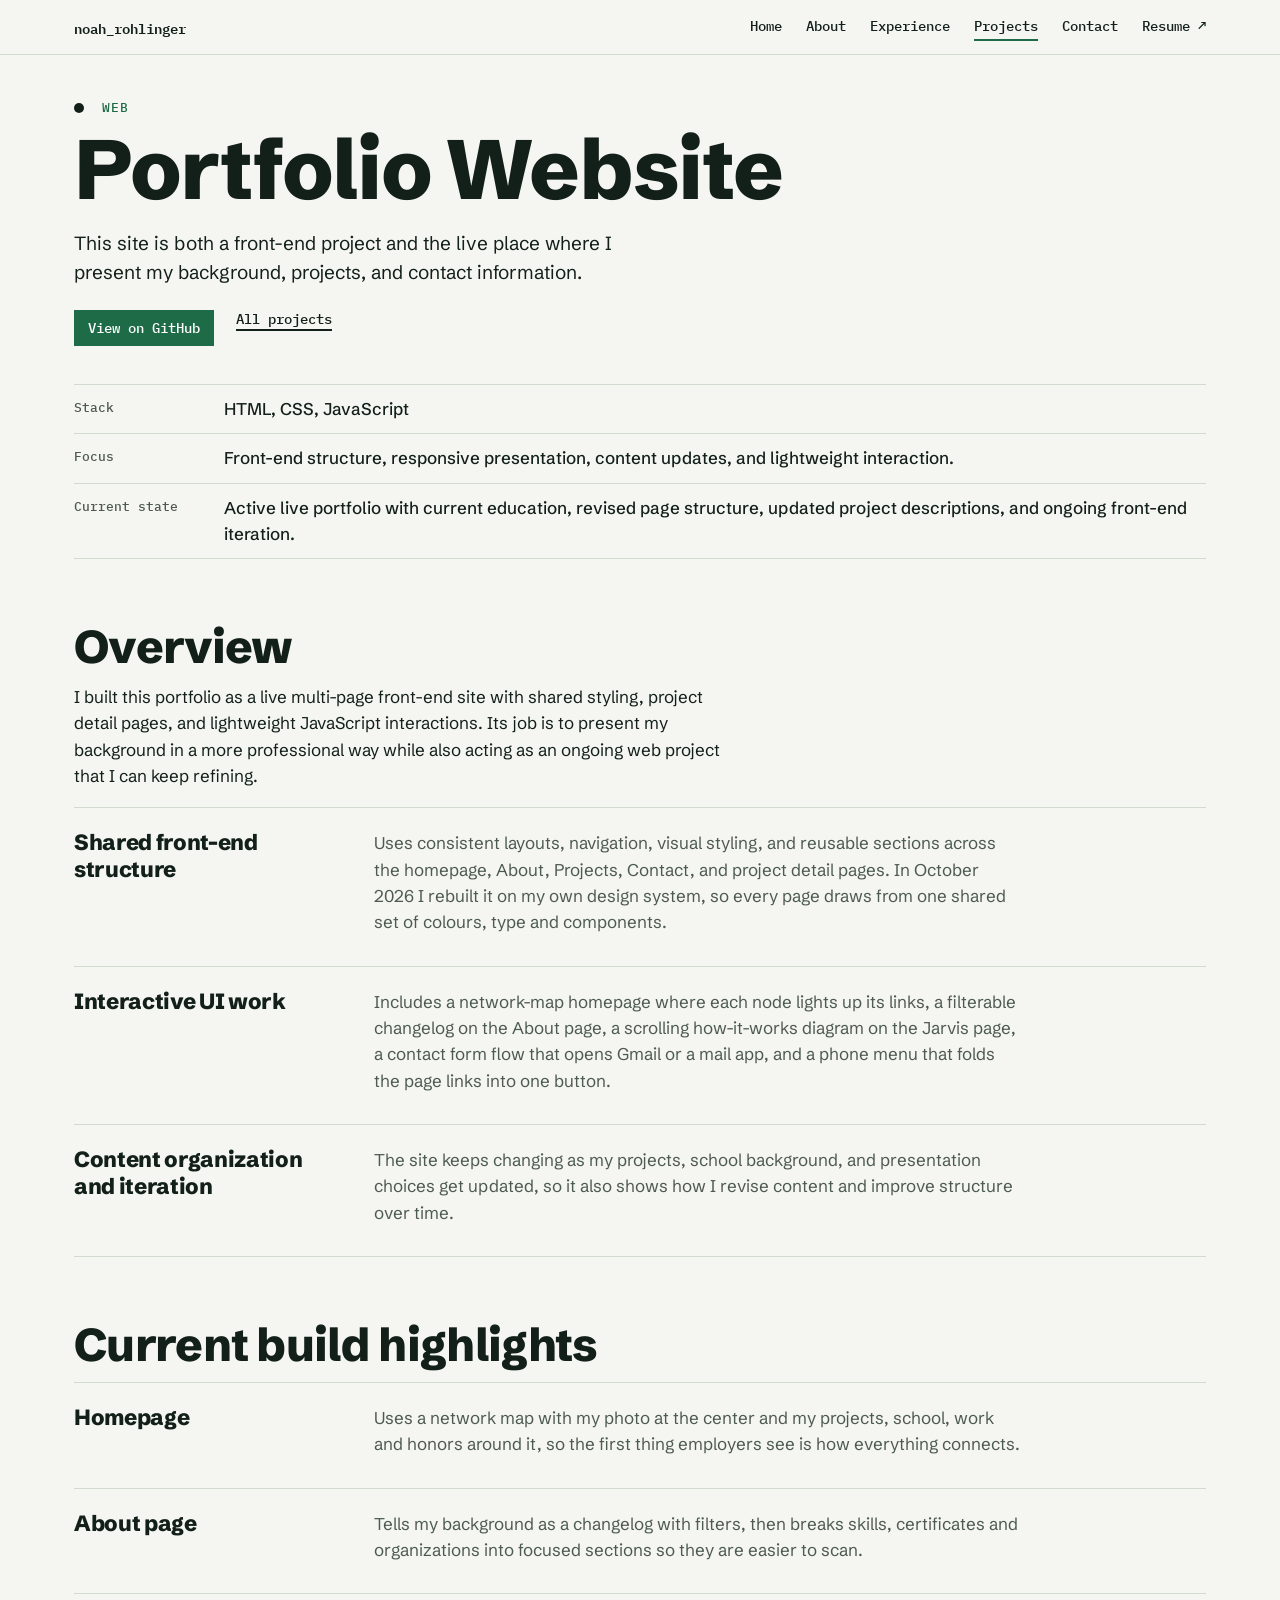
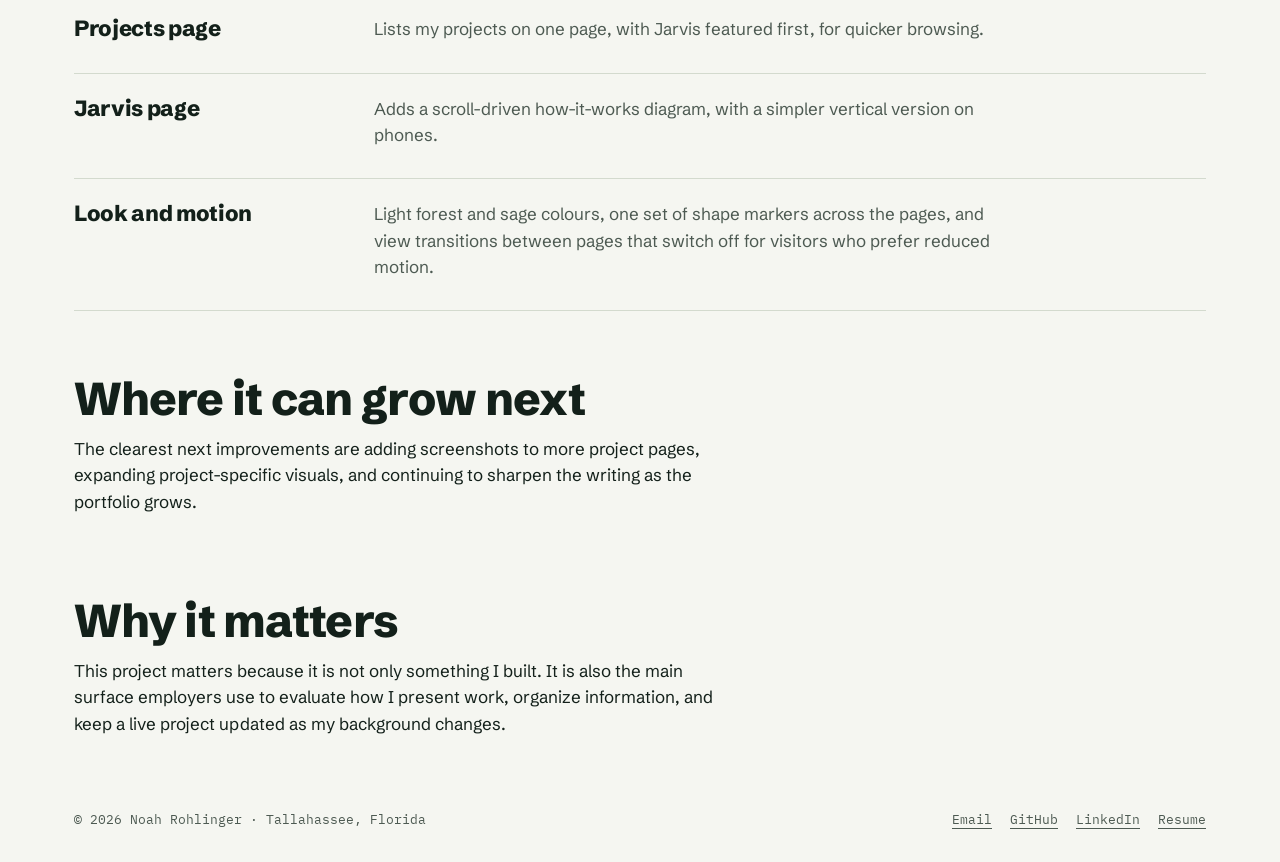
<file: portfolio-website.html>
<!DOCTYPE html>
<html lang="en">
<head>
<meta charset="UTF-8">
<meta name="viewport" content="width=device-width, initial-scale=1">
<title>Noah Rohlinger | Portfolio Website</title>
<meta name="description" content="How this portfolio site was built: multi-page HTML, CSS, and JavaScript with responsive layout and lightweight interaction.">
<link rel="canonical" href="https://noahrohling.netlify.app/portfolio-website.html">
<link rel="icon" href="favicon.ico" sizes="any">
<link rel="apple-touch-icon" href="apple-touch-icon.png">
<meta property="og:title" content="Noah Rohlinger | Portfolio Website">
<meta property="og:description" content="How this portfolio site was built: multi-page HTML, CSS, and JavaScript with responsive layout and lightweight interaction.">
<meta property="og:type" content="website">
<meta property="og:url" content="https://noahrohling.netlify.app/portfolio-website.html">
<meta property="og:image" content="https://noahrohling.netlify.app/social-card.png">
<meta property="og:image:width" content="1200">
<meta property="og:image:height" content="630">
<meta name="twitter:card" content="summary_large_image">
<script>document.documentElement.className='js'</script>
<link rel="preconnect" href="https://fonts.googleapis.com"><link rel="preconnect" href="https://fonts.gstatic.com" crossorigin>
<link rel="stylesheet" href="https://fonts.googleapis.com/css2?family=Schibsted+Grotesk:wght@400;500;700;800&amp;family=IBM+Plex+Mono:wght@400;500;600&amp;display=swap">
<link rel="stylesheet" href="site.css">
</head>
<body>
<a class="skip" href="#main">Skip to main content</a>
<header class="site"><div class="wrap bar"><a class="brand" href="index.html">noah_rohlinger</a>
<button class="menu" type="button" aria-expanded="false" aria-controls="nav">Menu</button>
<nav class="top" id="nav" aria-label="Primary"><a href="index.html">Home</a><a href="about.html">About</a><a href="experience.html">Experience</a><a href="projects.html" aria-current="true">Projects</a><a href="contact.html">Contact</a><a class="res" href="resume.pdf" target="_blank" rel="noopener noreferrer">Resume</a></nav></div></header>
<main id="main">
<section class="head"><div class="wrap">
 <p class="lbl"><span class="mk mk-p"></span>&nbsp; Web</p>
 <h1>Portfolio Website</h1>
 <p class="lede">This site is both a front-end project and the live place where I present my background, projects, and contact information.</p>
 <div class="go"><a class="dl" href="https://github.com/noahrohlinger40-commits/My-Website" target="_blank" rel="noopener noreferrer">View on GitHub</a><a href="projects.html">All projects</a></div>
 <dl class="kv" aria-label="Project facts">
  <dt>Stack</dt><dd>HTML, CSS, JavaScript</dd>
  <dt>Focus</dt><dd>Front-end structure, responsive presentation, content updates, and lightweight interaction.</dd>
  <dt>Current state</dt><dd>Active live portfolio with current education, revised page structure, updated project descriptions, and ongoing front-end iteration.</dd>
 </dl>
</div></section>

<section class="sec" id="overview" aria-labelledby="ov-h"><div class="wrap">
 <h2 id="ov-h">Overview</h2>
 <p class="prose">I built this portfolio as a live multi-page front-end site with shared styling, project detail pages, and lightweight JavaScript interactions. Its job is to present my background in a more professional way while also acting as an ongoing web project that I can keep refining.</p>
 <ul class="rows pts">
  <li><h3>Shared front-end structure</h3><p>Uses consistent layouts, navigation, visual styling, and reusable sections across the homepage, About, Projects, Contact, and project detail pages. In October 2026 I rebuilt it on my own design system, so every page draws from one shared set of colours, type and components.</p></li>
  <li><h3>Interactive UI work</h3><p>Includes a network-map homepage where each node lights up its links, a filterable changelog on the About page, a scrolling how-it-works diagram on the Jarvis page, a contact form flow that opens Gmail or a mail app, and a phone menu that folds the page links into one button.</p></li>
  <li><h3>Content organization and iteration</h3><p>The site keeps changing as my projects, school background, and presentation choices get updated, so it also shows how I revise content and improve structure over time.</p></li>
 </ul>
</div></section>

<section class="sec" aria-labelledby="s0-h"><div class="wrap">
 <h2 id="s0-h">Current build highlights</h2>
 <ul class="rows pts">
  <li><h3>Homepage</h3><p>Uses a network map with my photo at the center and my projects, school, work and honors around it, so the first thing employers see is how everything connects.</p></li>
  <li><h3>About page</h3><p>Tells my background as a changelog with filters, then breaks skills, certificates and organizations into focused sections so they are easier to scan.</p></li>
  <li><h3>Projects page</h3><p>Lists my projects on one page, with Jarvis featured first, for quicker browsing.</p></li>
  <li><h3>Jarvis page</h3><p>Adds a scroll-driven how-it-works diagram, with a simpler vertical version on phones.</p></li>
  <li><h3>Look and motion</h3><p>Light forest and sage colours, one set of shape markers across the pages, and view transitions between pages that switch off for visitors who prefer reduced motion.</p></li>
 </ul>
</div></section>

<section class="sec" aria-labelledby="s1-h"><div class="wrap">
 <h2 id="s1-h">Where it can grow next</h2>
 <p class="prose">The clearest next improvements are adding screenshots to more project pages, expanding project-specific visuals, and continuing to sharpen the writing as the portfolio grows.</p>
</div></section>

<section class="sec" aria-labelledby="s2-h"><div class="wrap">
 <h2 id="s2-h">Why it matters</h2>
 <p class="prose">This project matters because it is not only something I built. It is also the main surface employers use to evaluate how I present work, organize information, and keep a live project updated as my background changes.</p>
</div></section>

</main>
<footer class="site"><div class="wrap"><span>&copy; 2026 Noah Rohlinger &middot; Tallahassee, Florida</span>
<nav aria-label="Elsewhere"><a href="mailto:noah.rohlinger40@gmail.com">Email</a><a href="https://github.com/noahrohlinger40-commits" target="_blank" rel="noopener noreferrer">GitHub</a><a href="https://www.linkedin.com/in/noah-rohlinger" target="_blank" rel="noopener noreferrer">LinkedIn</a><a href="resume.pdf" target="_blank" rel="noopener noreferrer">Resume</a></nav></div></footer>
<script>
var b=document.querySelector('.menu'),n=document.getElementById('nav');
b.onclick=function(){b.setAttribute('aria-expanded',n.classList.toggle('open'))};
addEventListener('keydown',function(e){if(e.key=='Escape'&&n.classList.contains('open')){n.classList.remove('open');b.setAttribute('aria-expanded','false');b.focus()}});
</script>
</body>
</html>
</file>
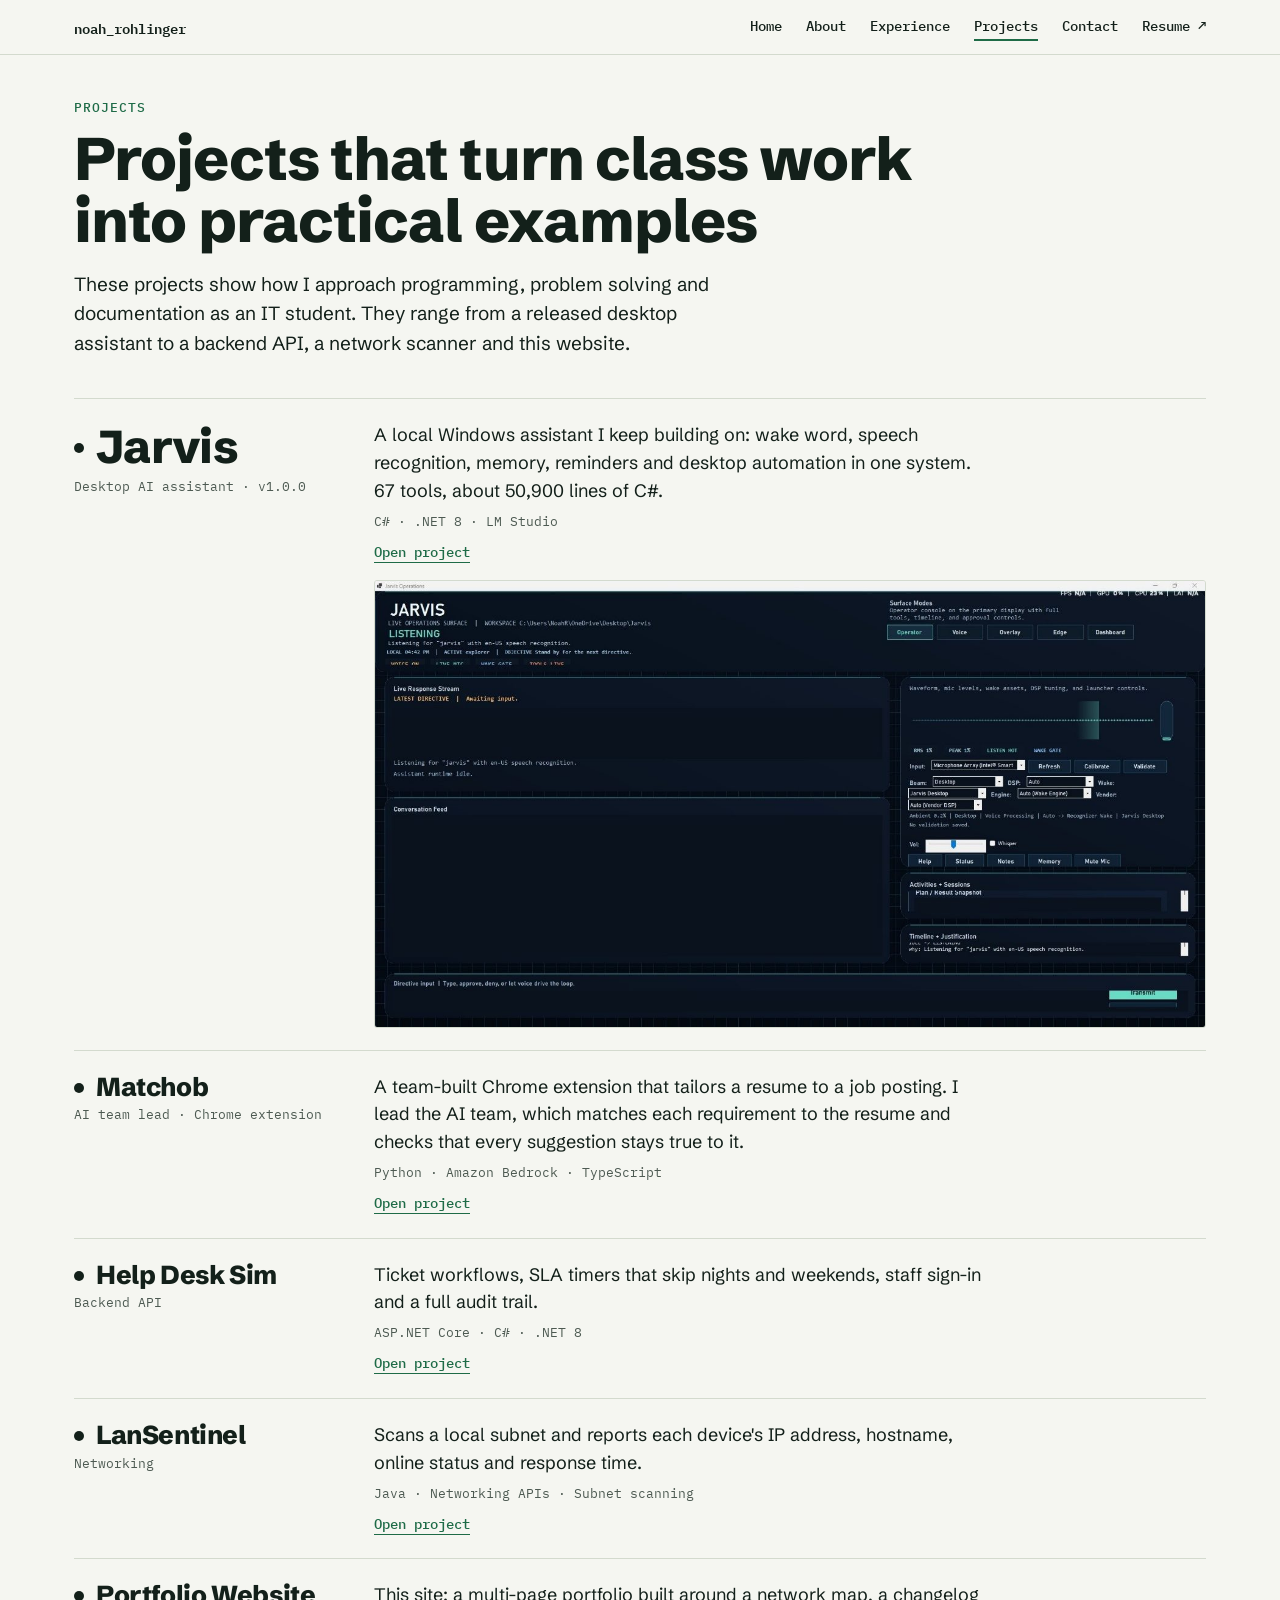
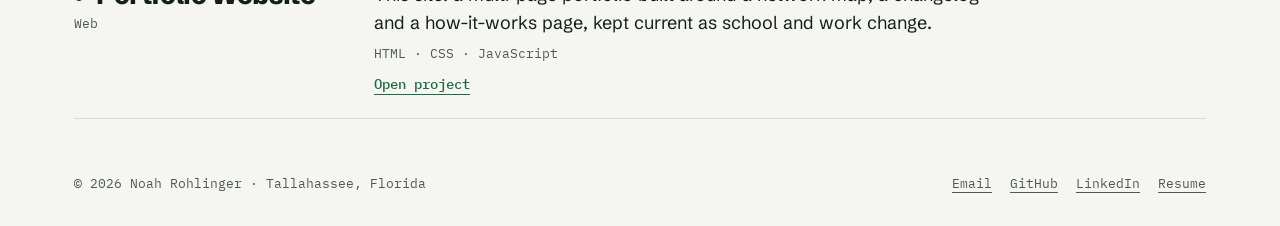
<file: projects.html>
<!DOCTYPE html>
<html lang="en">
<head>
<meta charset="UTF-8">
<meta name="viewport" content="width=device-width, initial-scale=1">
<title>Noah Rohlinger | Projects</title>
<meta name="description" content="Technical projects by Noah Rohlinger, including an ASP.NET Core help desk API, a Java subnet scanner, a self-hosted C# desktop AI assistant, and this portfolio site.">
<link rel="canonical" href="https://noahrohling.netlify.app/projects.html">
<link rel="icon" href="favicon.ico" sizes="any">
<link rel="apple-touch-icon" href="apple-touch-icon.png">
<meta property="og:title" content="Noah Rohlinger | Projects">
<meta property="og:description" content="Technical projects by Noah Rohlinger, including an ASP.NET Core help desk API, a Java subnet scanner, a self-hosted C# desktop AI assistant, and this portfolio site.">
<meta property="og:type" content="website">
<meta property="og:url" content="https://noahrohling.netlify.app/projects.html">
<meta property="og:image" content="https://noahrohling.netlify.app/social-card.png">
<meta property="og:image:width" content="1200">
<meta property="og:image:height" content="630">
<meta name="twitter:card" content="summary_large_image">
<script>document.documentElement.className='js'</script>
<link rel="preconnect" href="https://fonts.googleapis.com"><link rel="preconnect" href="https://fonts.gstatic.com" crossorigin>
<link rel="stylesheet" href="https://fonts.googleapis.com/css2?family=Schibsted+Grotesk:wght@400;500;700;800&amp;family=IBM+Plex+Mono:wght@400;500;600&amp;display=swap">
<link rel="stylesheet" href="site.css">
<style>
.phead{padding:44px 0 0}
.phead h1{font-size:clamp(34px,6vw,60px);line-height:1.04;max-width:15em;margin-bottom:18px}
.phead p.lede{font-size:19px;max-width:34em;margin:0 0 40px}
.prj li .nm{display:flex;align-items:center;gap:12px}
.prj li .nm h2{font-size:26px;line-height:1.15}
.prj li .nm a{text-decoration:none}
.prj li .nm a:hover{text-decoration:underline;text-decoration-color:var(--acc);text-decoration-thickness:2px;text-underline-offset:4px}
.prj li.feat .nm h2{font-size:clamp(34px,4vw,46px)}
.prj .sum{font-size:18px;color:var(--ink);max-width:34em}
.prj .shot{margin:16px 0 0}
.prj .shot img{display:block;width:100%;height:auto;border:1px solid var(--line);border-radius:3px}
.prj .stack{font:400 13px var(--mono);color:var(--mute);margin:0 0 8px}
</style>
</head>
<body>
<a class="skip" href="#main">Skip to main content</a>
<header class="site"><div class="wrap bar"><a class="brand" href="index.html">noah_rohlinger</a>
<button class="menu" type="button" aria-expanded="false" aria-controls="nav">Menu</button>
<nav class="top" id="nav" aria-label="Primary"><a href="index.html">Home</a><a href="about.html">About</a><a href="experience.html">Experience</a><a href="projects.html" aria-current="page">Projects</a><a href="contact.html">Contact</a><a class="res" href="resume.pdf" target="_blank" rel="noopener noreferrer">Resume</a></nav></div></header>
<main id="main">
<section class="phead"><div class="wrap">
 <p class="lbl">Projects</p>
 <h1>Projects that turn class work into practical examples</h1>
 <p class="lede">These projects show how I approach programming, problem solving and documentation as an IT student. They range from a released desktop assistant to a backend API, a network scanner and this website.</p>
 <ul class="rows prj">
  <li class="feat"><div><div class="nm"><span class="mk mk-p"></span><h2><a href="jarvis.html">Jarvis</a></h2></div><p class="kind">Desktop AI assistant · v1.0.0</p></div><div><p class="sum">A local Windows assistant I keep building on: wake word, speech recognition, memory, reminders and desktop automation in one system. 67 tools, about 50,900 lines of C#.</p><p class="stack">C# · .NET 8 · LM Studio</p><a class="act" href="jarvis.html">Open project</a>
   <figure class="shot"><a href="jarvis.html"><img src="screenshots/jarvis-operations-surface.jpg" alt="Jarvis operations surface with the live response stream, microphone levels and controls" width="1362" height="731" loading="lazy" decoding="async"></a></figure></div></li>
  <li><div><div class="nm"><span class="mk mk-p"></span><h2><a href="matchob.html">Matchob</a></h2></div><p class="kind">AI team lead · Chrome extension</p></div><div><p class="sum">A team-built Chrome extension that tailors a resume to a job posting. I lead the AI team, which matches each requirement to the resume and checks that every suggestion stays true to it.</p><p class="stack">Python · Amazon Bedrock · TypeScript</p><a class="act" href="matchob.html">Open project</a></div></li>
  <li><div><div class="nm"><span class="mk mk-p"></span><h2><a href="helpdesk-sim.html">Help Desk Sim</a></h2></div><p class="kind">Backend API</p></div><div><p class="sum">Ticket workflows, SLA timers that skip nights and weekends, staff sign-in and a full audit trail.</p><p class="stack">ASP.NET Core · C# · .NET 8</p><a class="act" href="helpdesk-sim.html">Open project</a></div></li>
  <li><div><div class="nm"><span class="mk mk-p"></span><h2><a href="lansentinel.html">LanSentinel</a></h2></div><p class="kind">Networking</p></div><div><p class="sum">Scans a local subnet and reports each device's IP address, hostname, online status and response time.</p><p class="stack">Java · Networking APIs · Subnet scanning</p><a class="act" href="lansentinel.html">Open project</a></div></li>
  <li><div><div class="nm"><span class="mk mk-p"></span><h2><a href="portfolio-website.html">Portfolio Website</a></h2></div><p class="kind">Web</p></div><div><p class="sum">This site: a multi-page portfolio built around a network map, a changelog and a how-it-works page, kept current as school and work change.</p><p class="stack">HTML · CSS · JavaScript</p><a class="act" href="portfolio-website.html">Open project</a></div></li>
 </ul>
</div></section>
</main>
<footer class="site"><div class="wrap"><span>&copy; 2026 Noah Rohlinger &middot; Tallahassee, Florida</span>
<nav aria-label="Elsewhere"><a href="mailto:noah.rohlinger40@gmail.com">Email</a><a href="https://github.com/noahrohlinger40-commits" target="_blank" rel="noopener noreferrer">GitHub</a><a href="https://www.linkedin.com/in/noah-rohlinger" target="_blank" rel="noopener noreferrer">LinkedIn</a><a href="resume.pdf" target="_blank" rel="noopener noreferrer">Resume</a></nav></div></footer>
<script>
var b=document.querySelector('.menu'),n=document.getElementById('nav');
b.onclick=function(){b.setAttribute('aria-expanded',n.classList.toggle('open'))};
addEventListener('keydown',function(e){if(e.key=='Escape'&&n.classList.contains('open')){n.classList.remove('open');b.setAttribute('aria-expanded','false');b.focus()}});
</script>
</body>
</html>
</file>
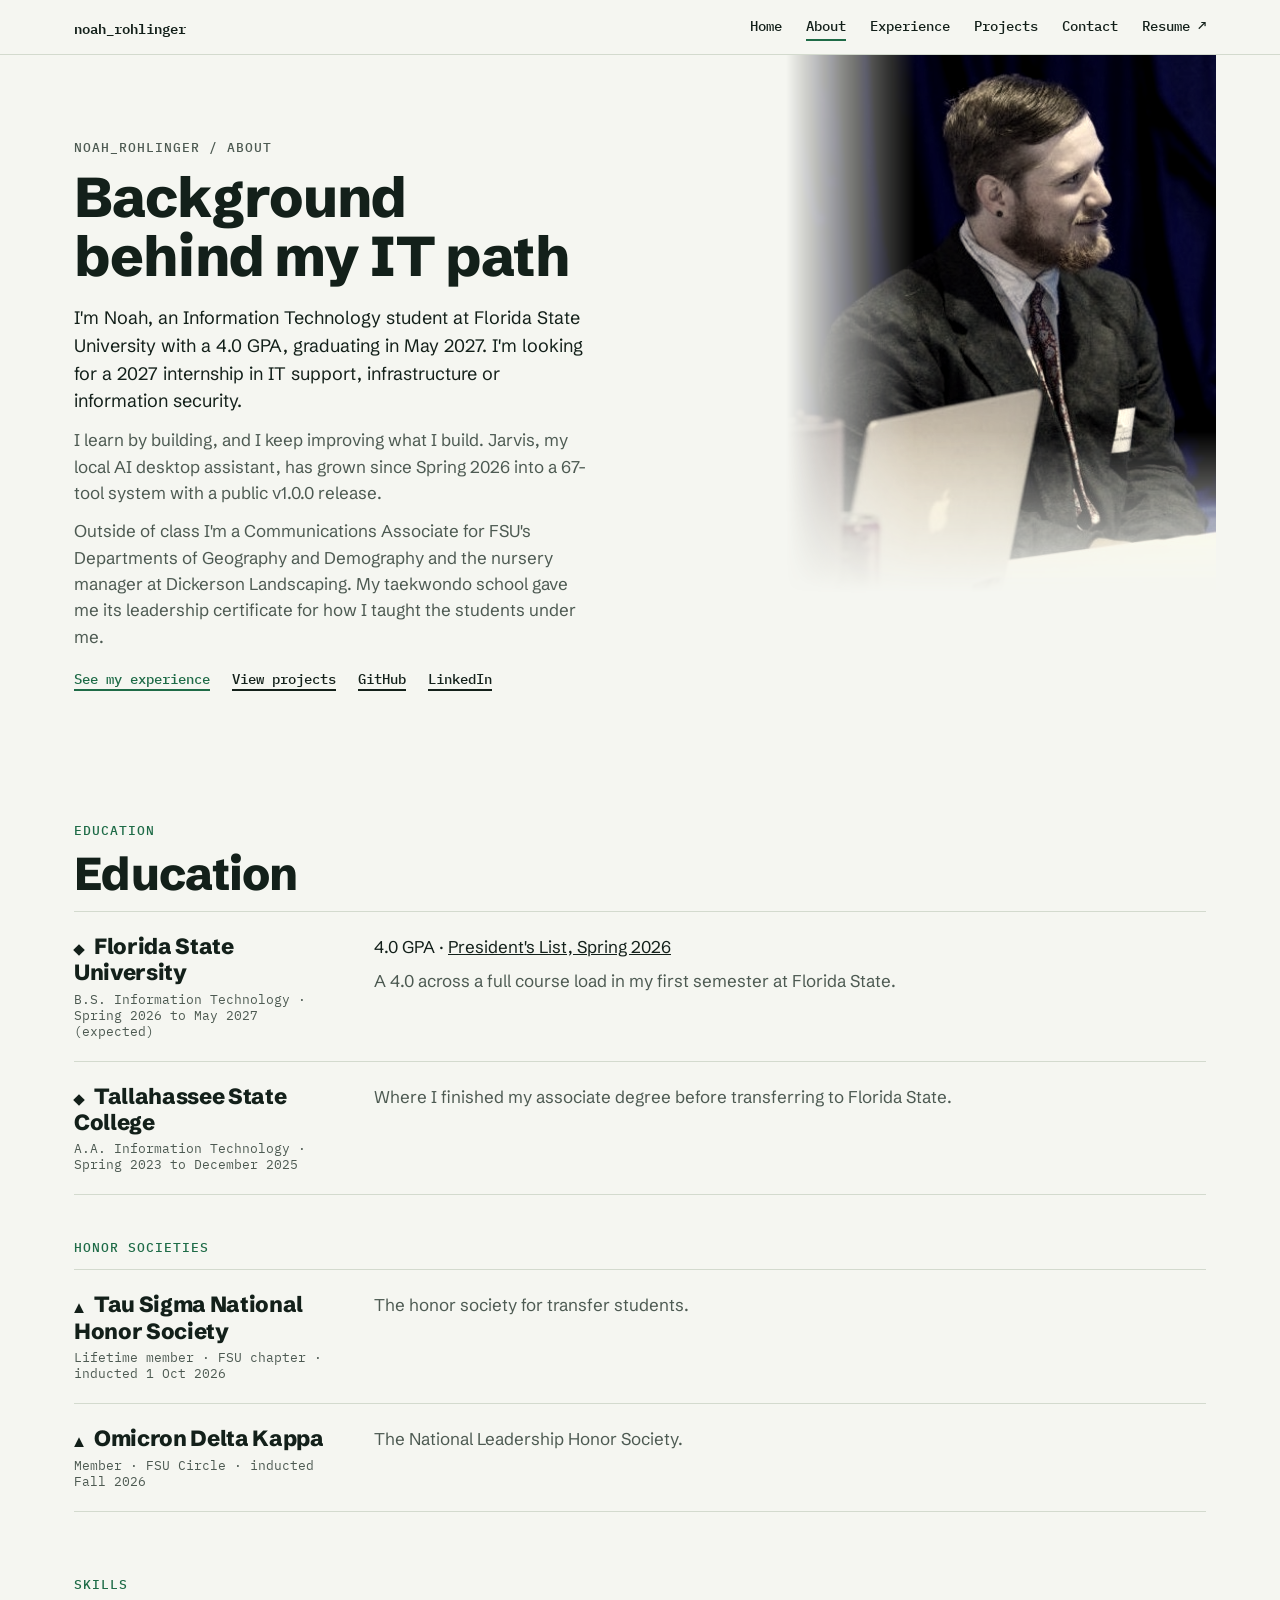
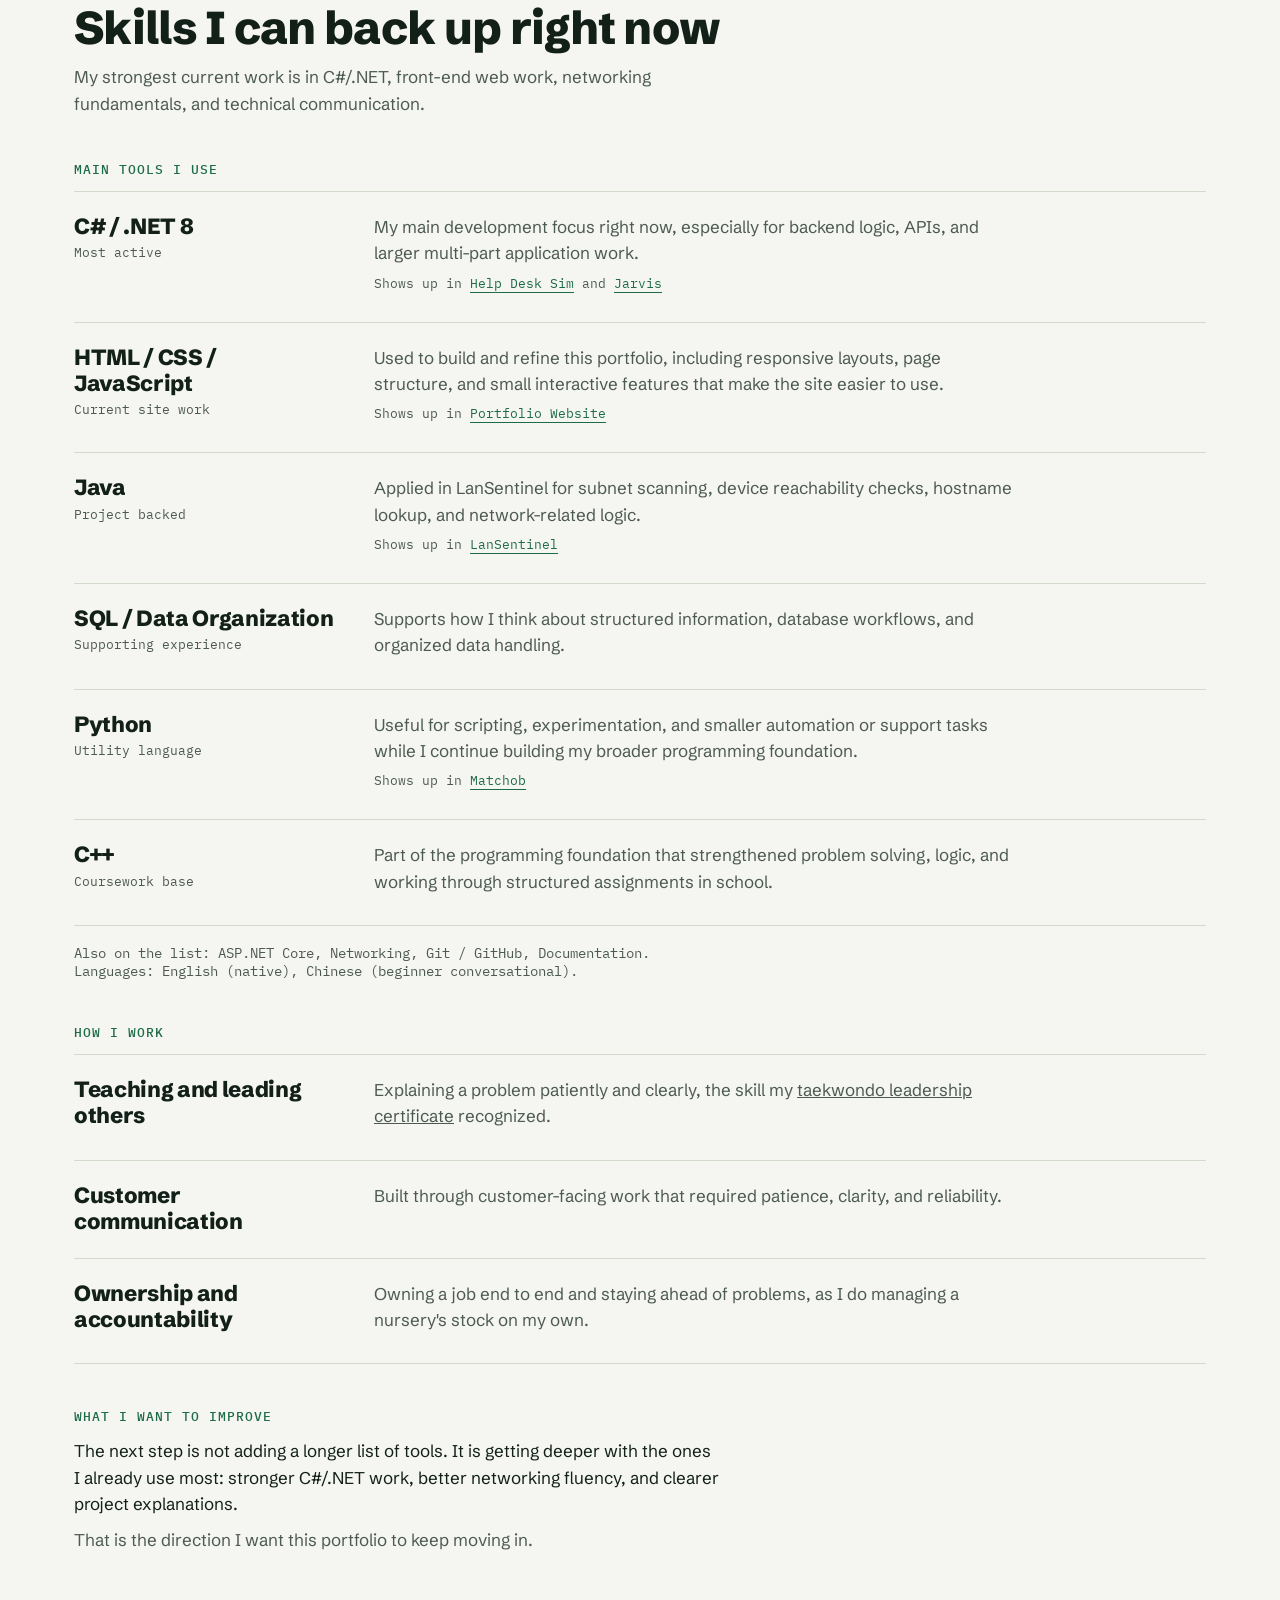
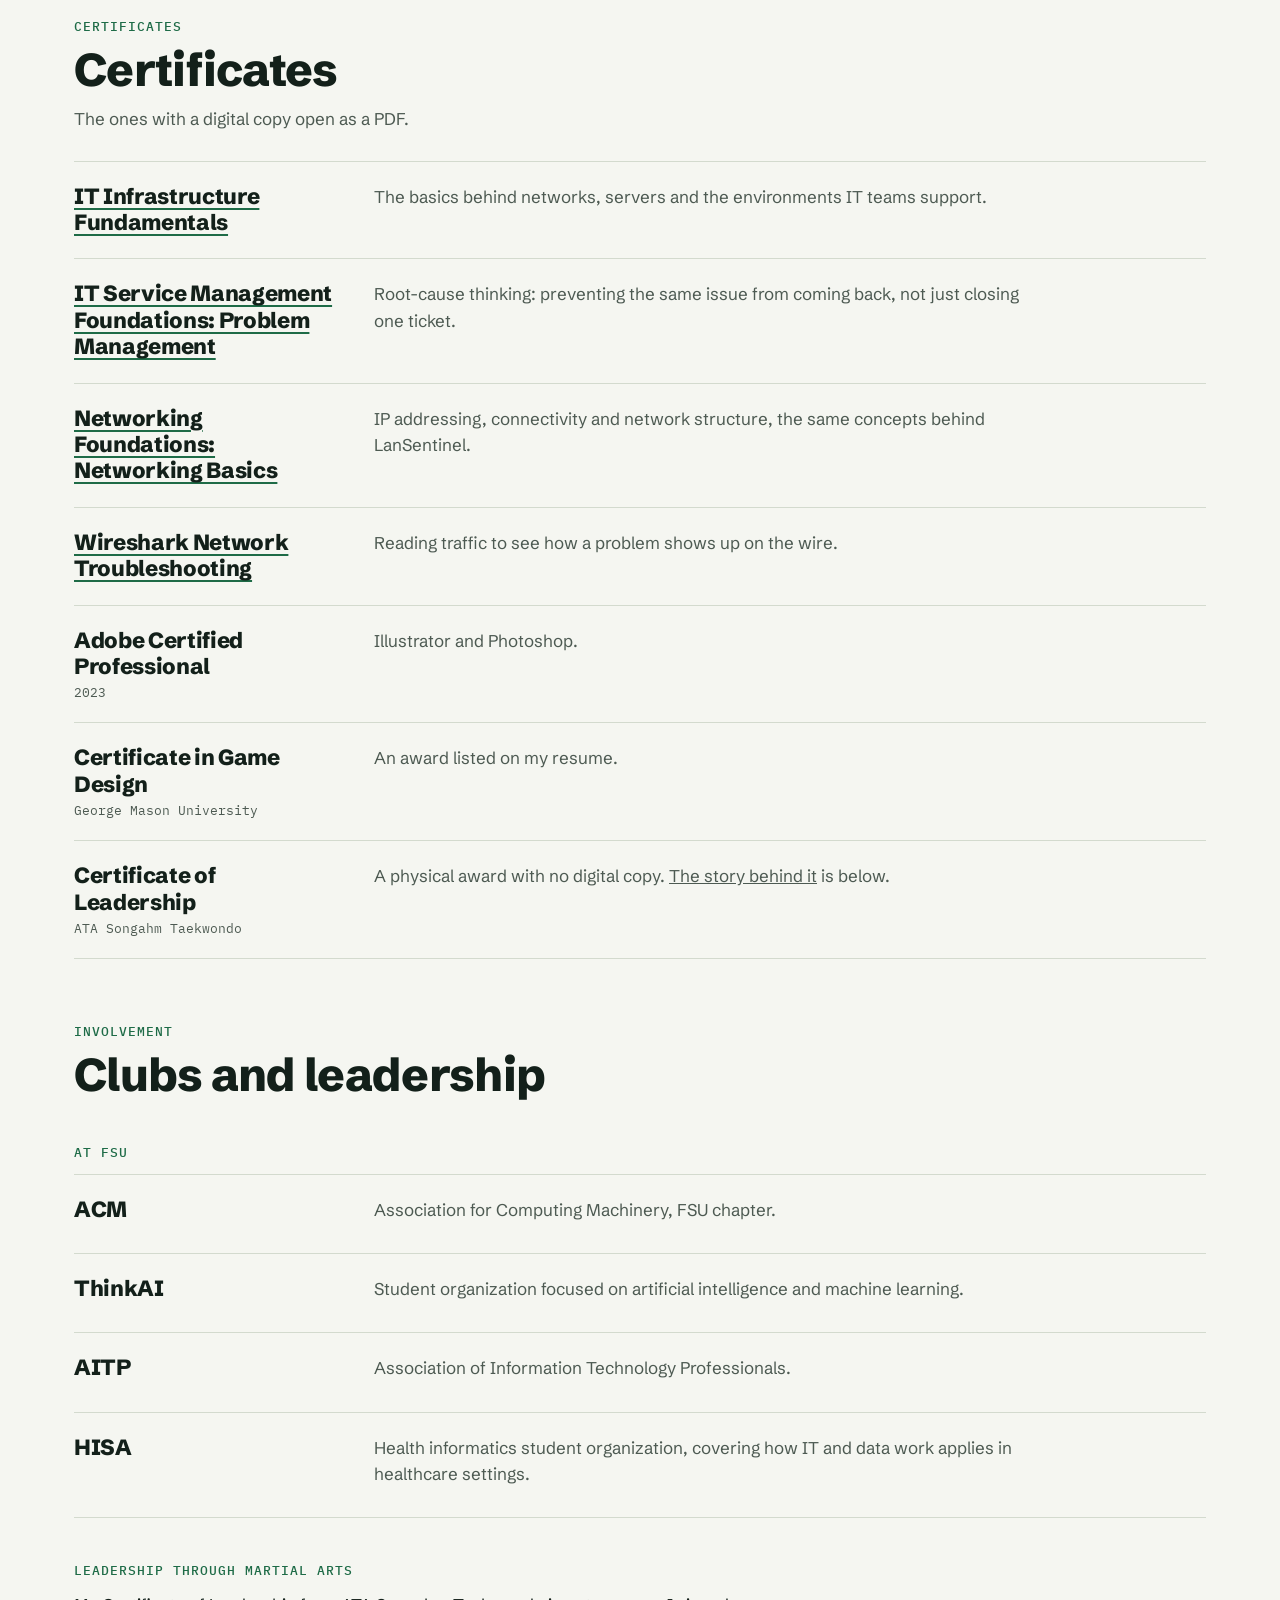
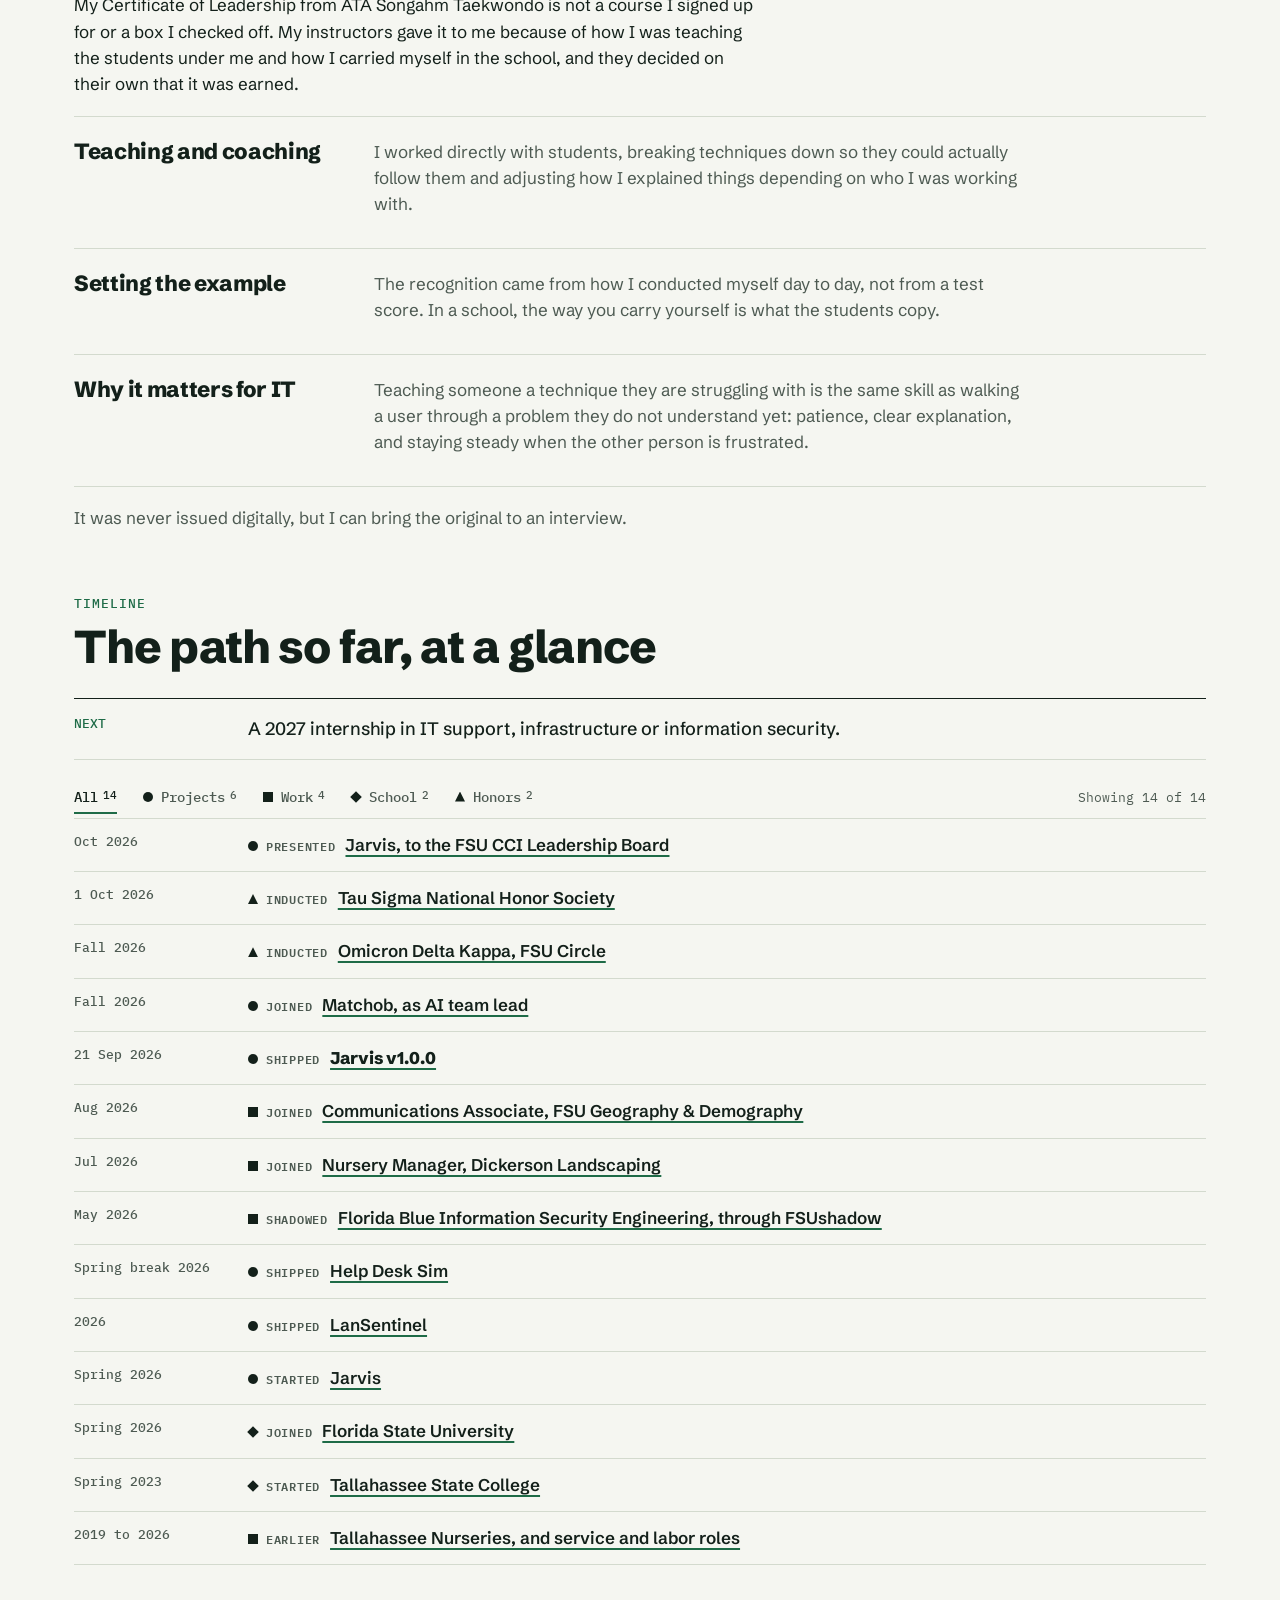
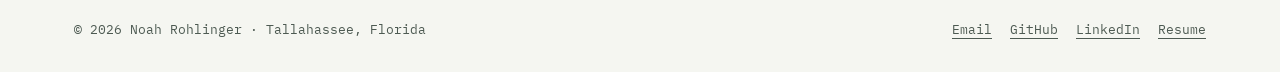
<file: skills.html>
<!DOCTYPE html>
<html lang="en">
<head>
<meta charset="UTF-8">
<meta name="viewport" content="width=device-width, initial-scale=1">
<title>Noah Rohlinger | Skills</title>
<meta http-equiv="refresh" content="0; url=about.html#skills">
<meta name="robots" content="noindex">
<link rel="canonical" href="https://noahrohling.netlify.app/about#skills">
<link rel="icon" href="favicon.ico" sizes="any">
<link rel="stylesheet" href="https://fonts.googleapis.com/css2?family=Schibsted+Grotesk:wght@400;500;700;800&amp;family=IBM+Plex+Mono:wght@400;500&amp;display=swap">
<link rel="stylesheet" href="site.css">
</head>
<body>
<main class="wrap" style="padding-top:64px"><p class="lbl">Skills</p><h1 style="font-size:clamp(30px,5vw,48px);margin-bottom:16px">Skills now lives on the About page.</h1>
<p class="go"><a href="about.html#skills">Go to Skills on the About page</a></p></main>
</body>
</html>
</file>
<file: site.css>
/* Noah Rohlinger portfolio, shared styles. Light forest and sage.
   Fonts: Schibsted Grotesk (display + body), IBM Plex Mono (labels). Loaded by each page's <head>.
   Marker language: circle = project, diamond = school, square = work, triangle = honors.
   Page-specific CSS and JS stay inline in each page. */

:root{
 --bg:#F5F6F1;--panel:#E9EDE2;--ink:#13201A;--mute:#4D5A52;--line:#D3DACE;--wire:#6F7F73;--acc:#1E6B47;--onacc:#FFFFFF;
 /* one photo grade for every portrait: tune here, never per photo */
 --ph-filter:saturate(.92) contrast(1.03) brightness(1.04);
 --ph-filter-event:saturate(.4) sepia(.28) contrast(1.05) brightness(1.04); /* event photos with a stage-light cast */
 --mono:"IBM Plex Mono",ui-monospace,Consolas,monospace;
}
@view-transition{navigation:auto}
*{box-sizing:border-box}
html{scroll-behavior:smooth;scroll-padding-top:20px}
body{margin:0;background:var(--bg);color:var(--ink);font:400 17px/1.55 "Schibsted Grotesk",system-ui,sans-serif;overflow-x:hidden}
a{color:inherit}
img{max-width:100%}
h1,h2,h3,h4{margin:0;font-weight:800;letter-spacing:-.015em}
.wrap{max-width:1180px;margin:0 auto;padding:0 24px}
.mono{font-family:var(--mono)}
.lbl{font:500 12.5px var(--mono);letter-spacing:.08em;text-transform:uppercase;color:var(--acc);margin:0 0 12px}

/* focus and skip link */
a:focus-visible,button:focus-visible{outline:3px solid var(--acc);outline-offset:3px}
.skip{position:absolute;left:12px;top:-60px;z-index:20;background:var(--ink);color:var(--bg);padding:10px 14px;font:500 14px var(--mono);text-decoration:none}
.skip:focus{top:10px}

/* header and nav */
header.site{border-bottom:1px solid var(--line);position:relative;z-index:10;background:var(--bg)}
.bar{display:flex;align-items:center;justify-content:space-between;height:54px;gap:20px}
.brand{font:600 14px var(--mono);text-decoration:none}
nav.top{display:flex;gap:24px;font:500 13.5px var(--mono)}
nav.top a{text-decoration:none;padding:4px 0;border-bottom:2px solid transparent}
nav.top a[aria-current]{border-color:var(--acc)}
nav.top a:hover{color:var(--acc)}
nav.top a.res::after{content:" \2197"}
.menu{display:none;background:none;border:0;border-bottom:2px solid var(--acc);padding:4px 0;font:500 13.5px var(--mono);color:var(--ink);cursor:pointer}
@media(max-width:700px){
 /* without JS the nav simply stays visible and wraps */
 nav.top{flex-wrap:wrap;gap:6px 16px;justify-content:flex-end}
 .js .menu{display:block}
 .js nav.top{display:none;position:absolute;left:0;right:0;top:100%;background:var(--bg);flex-direction:column;flex-wrap:nowrap;justify-content:flex-start;padding:14px 24px 20px;border-bottom:1px solid var(--line);gap:12px}
 .js nav.top.open{display:flex}
}

/* marker shapes, drawn by a CSS box with a background */
.mk{display:inline-block;flex:none;width:10px;height:10px;background:var(--ink);vertical-align:-1px}
.mk-p{border-radius:50%}
.mk-s{transform:rotate(45deg) scale(.82)}
.mk-w{}
.mk-h{clip-path:polygon(50% 0,100% 100%,0 100%)}

/* text links in a row */
.go{display:flex;flex-wrap:wrap;gap:6px 22px;font:500 14px var(--mono)}
.go a{text-underline-offset:5px;text-decoration-thickness:1.5px}
.go a:first-child{color:var(--acc)}

/* key / value rows: contact lines, "right now", project facts */
.kv{display:grid;grid-template-columns:var(--k,110px) 1fr;margin:0;max-width:760px}
.kv dt{font:500 13px var(--mono);color:var(--mute);padding:14px 0;border-top:1px solid var(--line)}
.kv dd{margin:0;padding:11px 0;border-top:1px solid var(--line);font-size:19px;font-weight:600;overflow-wrap:anywhere}
.kv>:nth-last-child(-n+2){border-bottom:1px solid var(--line)}
.kv dd small{display:block;font:400 16px/1.5 "Schibsted Grotesk",system-ui,sans-serif;color:var(--mute);margin-top:2px}
@media(max-width:700px){.kv{grid-template-columns:var(--kp,84px) 1fr}.kv dd{font-size:16px}}

/* page sections: kicker, display heading, deck, small sub-heading */
.sec{padding:64px 0 0}
.sec>.wrap>h2{font-size:clamp(30px,4vw,46px);line-height:1.06;margin-bottom:12px;max-width:16em}
.sec .deck{color:var(--mute);max-width:36em;margin:0 0 28px}
.sec h3.sub{font:500 12.5px var(--mono);letter-spacing:.08em;text-transform:uppercase;color:var(--acc);margin:44px 0 14px}

/* hairline rows: title and kind on the left, copy on the right */
.rows{margin:0;padding:0;list-style:none}
.rows>li{display:grid;gap:6px 40px;padding:22px 0;border-top:1px solid var(--line)}
.rows>li:last-child{border-bottom:1px solid var(--line)}
.rows h3{font-size:22px;line-height:1.2}
.rows h3 a{text-decoration-color:var(--acc);text-decoration-thickness:2px;text-underline-offset:4px}
.rows .kind{font:400 12.5px var(--mono);color:var(--mute);margin:4px 0 0}
.rows p{margin:0 0 8px;color:var(--mute);max-width:38em}
.rows p.ink{color:var(--ink)}
.rows .tags{font:400 12.5px var(--mono);color:var(--mute);margin:6px 0 0}
@media(min-width:900px){.rows>li{grid-template-columns:260px minmax(0,1fr)}}

/* the one photo grade: wrap any portrait in .photo */
.photo{margin:0}
.photo img{display:block;width:100%;height:auto;filter:var(--ph-filter)}

/* project page template: head, facts, prose, points, small static flow */
.head{padding:44px 0 0}
.head h1{font-size:clamp(48px,9vw,84px);line-height:1;margin-bottom:18px}
.head .lede{font-size:19px;max-width:32em;margin:0 0 22px}
.head .go{margin-bottom:38px}
.head .go a.dl{background:var(--acc);color:var(--onacc);padding:9px 14px;text-decoration:none}
.head .go a.dl:hover{background:var(--ink)}
.head .kv{--k:150px;max-width:none}
.head .kv dd{font-size:17px;font-weight:500}
@media(max-width:700px){.head .kv{--kp:128px}.head .kv dd{font-size:16px}}
.pts{max-width:none}
.prose{max-width:38em;margin:0 0 18px}

.act{font:500 13.5px var(--mono);color:var(--acc);text-underline-offset:5px}
.flow{list-style:none;margin:20px 0 8px;padding:0;display:flex;flex-wrap:wrap;gap:6px 0;font:400 14px/1.4 var(--mono);color:var(--ink)}
.flow li{border-left:3px solid var(--acc);padding:2px 0 2px 9px}
.flow li:not(:last-child)::after{content:"→";color:var(--acc);font-weight:600;margin:0 12px 0 10px}
.flow li:last-child{border-left-color:var(--ink)}

/* footer */
footer.site{padding:56px 0 34px;font:400 13px var(--mono);color:var(--mute)}
footer.site .wrap{display:flex;flex-wrap:wrap;gap:8px 28px;justify-content:space-between}
footer.site nav{display:flex;flex-wrap:wrap;gap:6px 18px}
footer.site a{text-underline-offset:4px}

@media (prefers-reduced-motion:reduce){
 html{scroll-behavior:auto}
 *,*::before,*::after{transition:none!important;animation:none!important}
 @view-transition{navigation:none}
}
</file>
